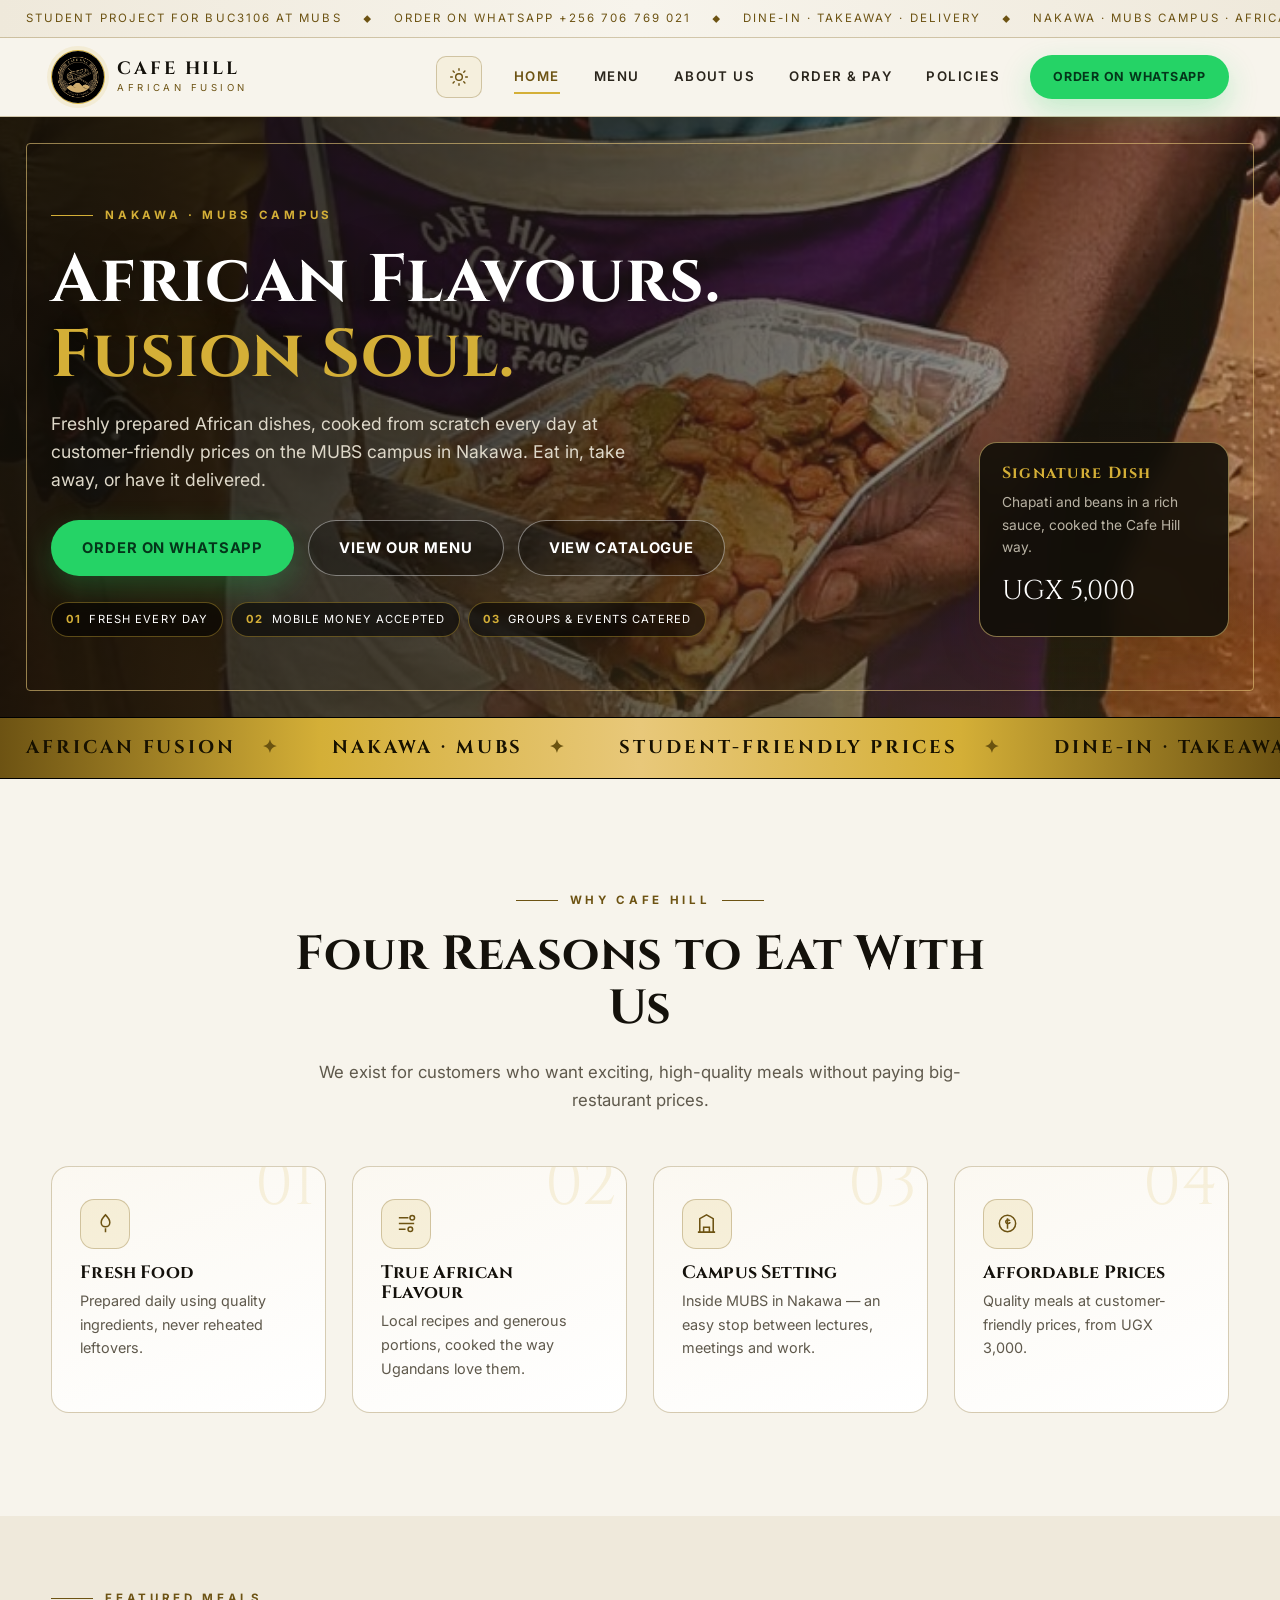
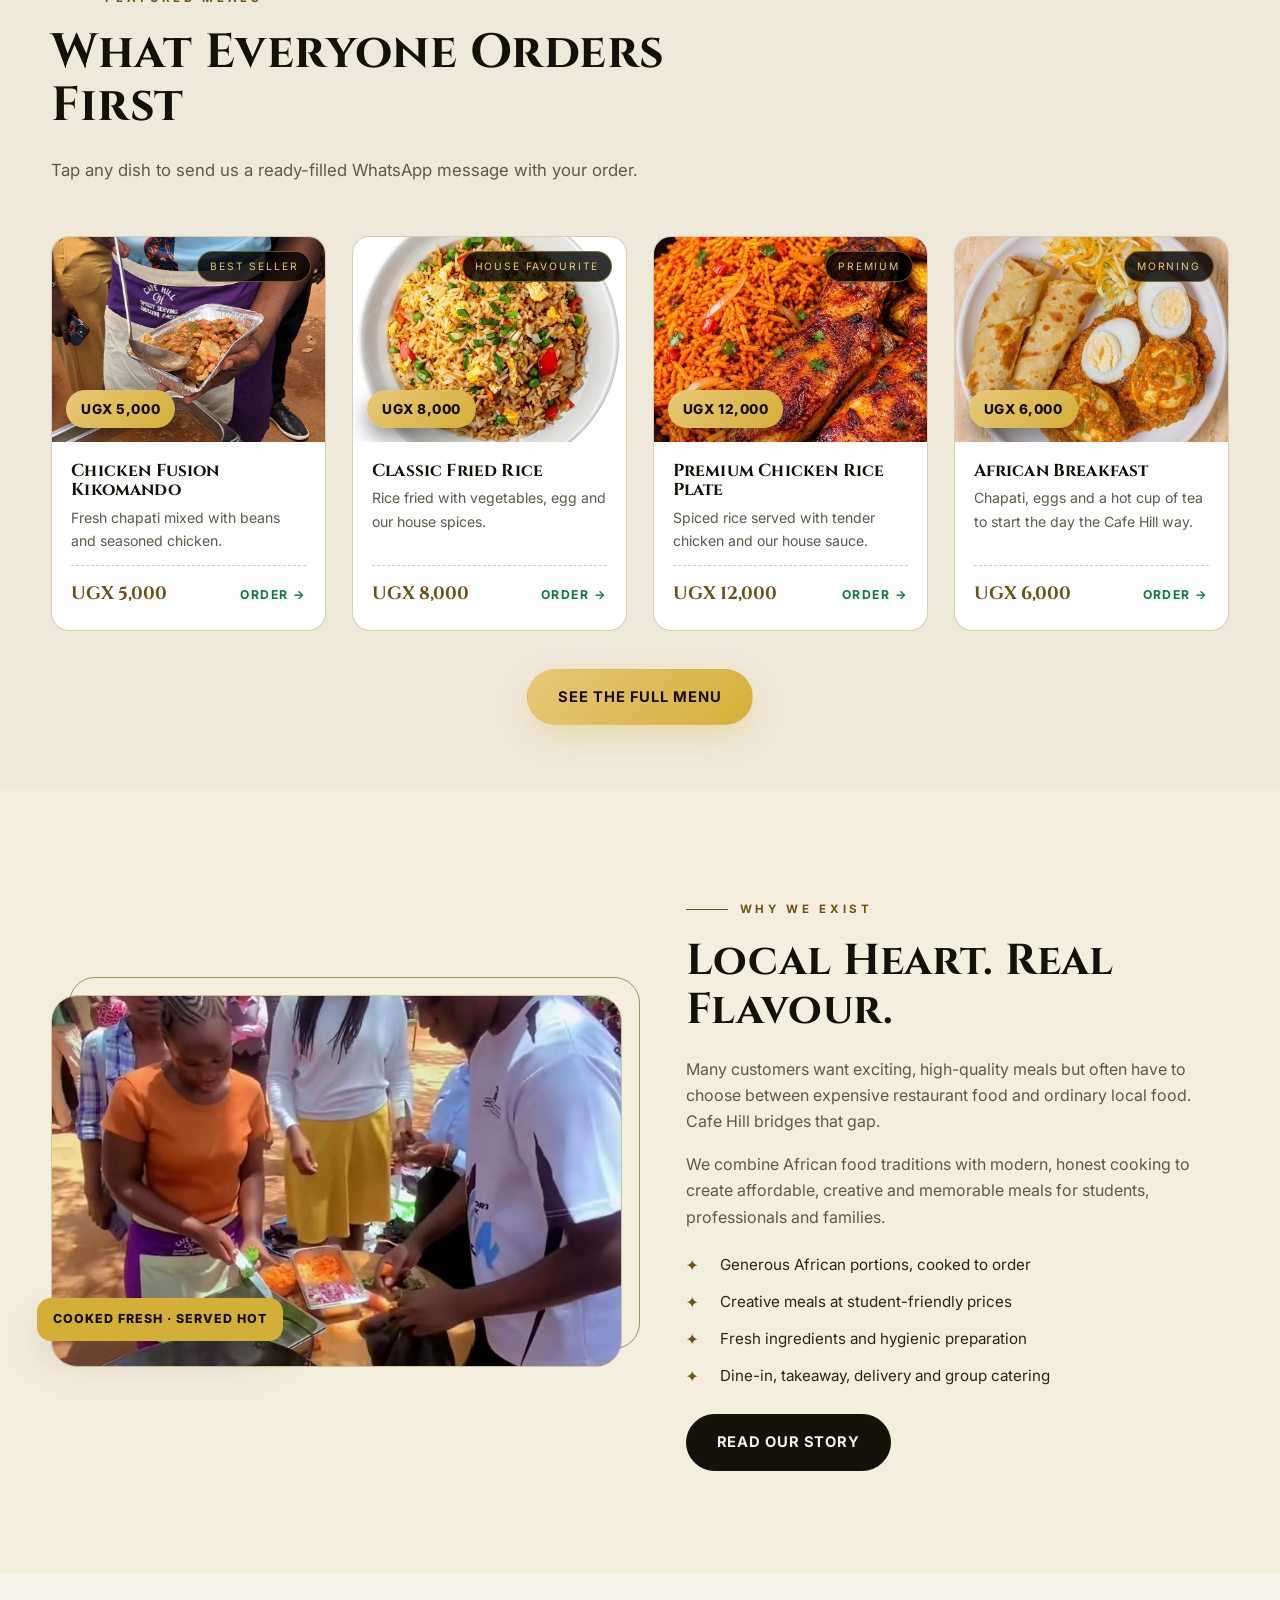
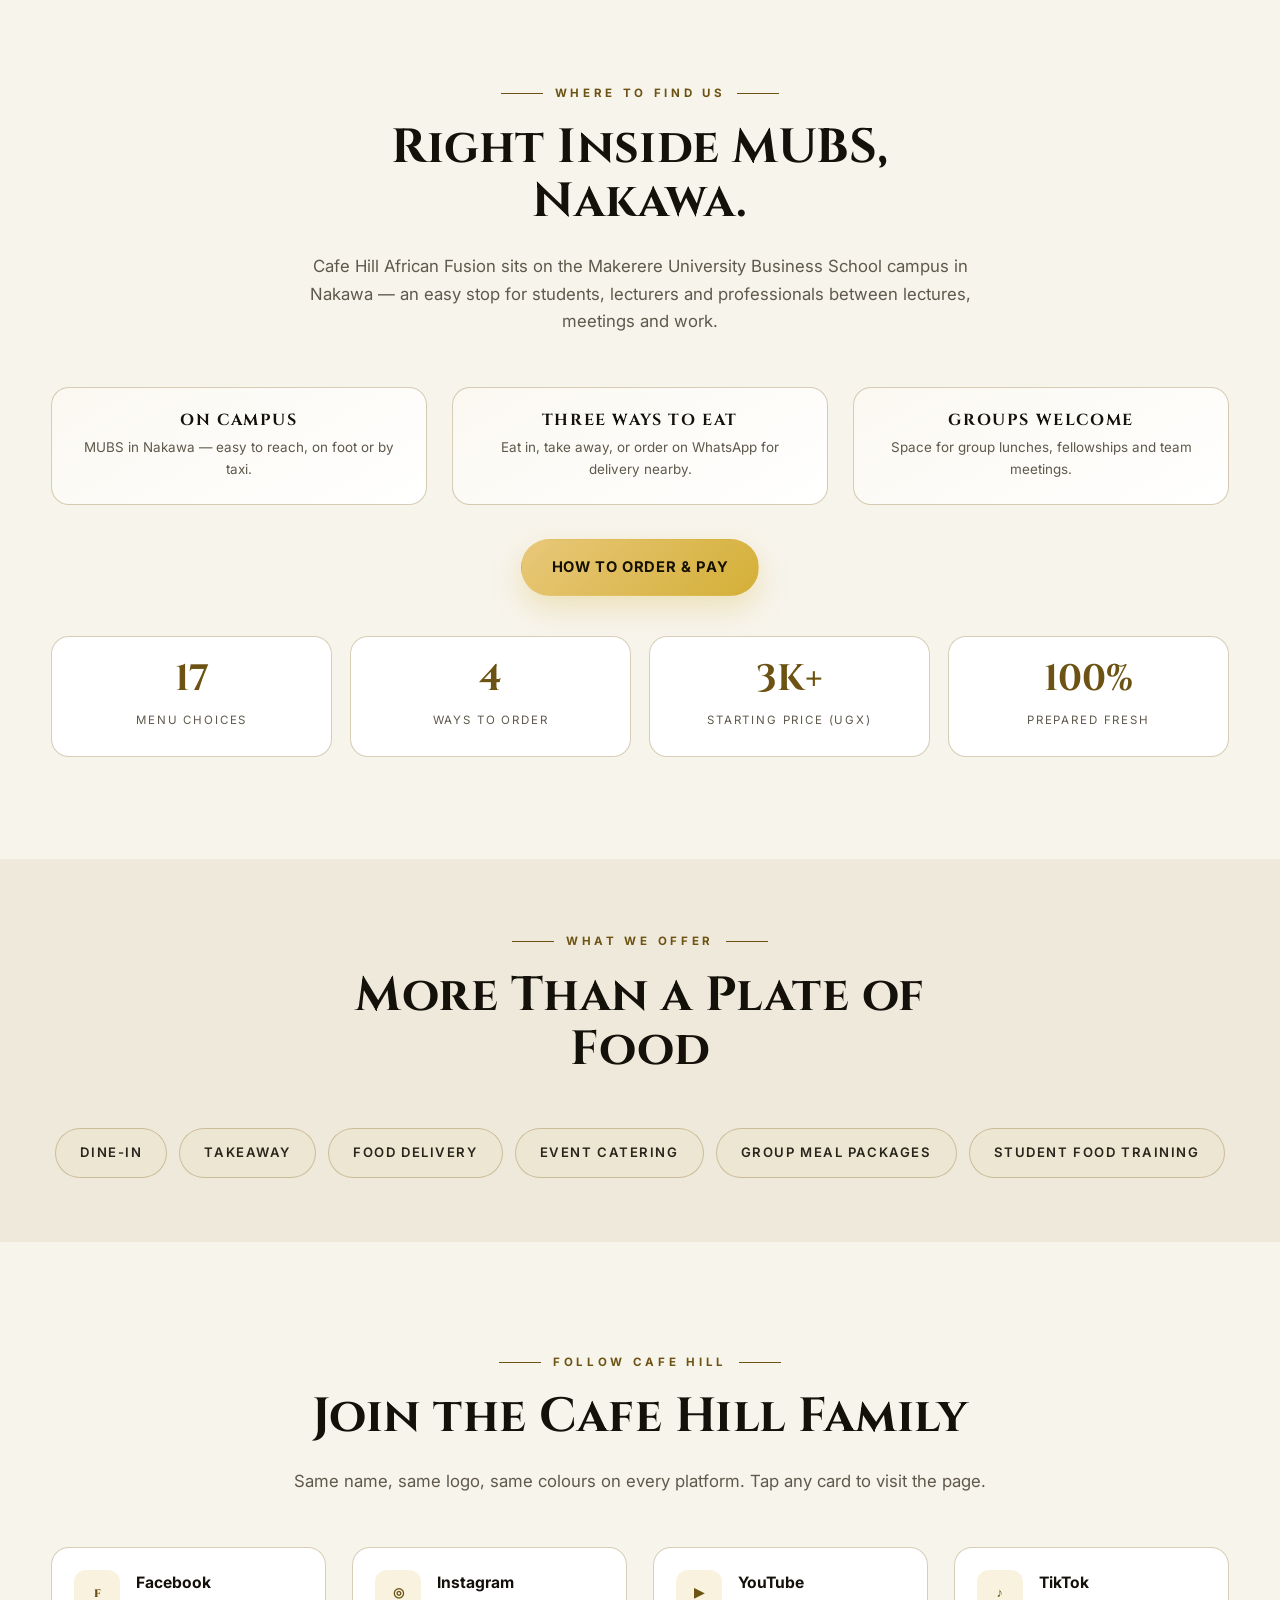
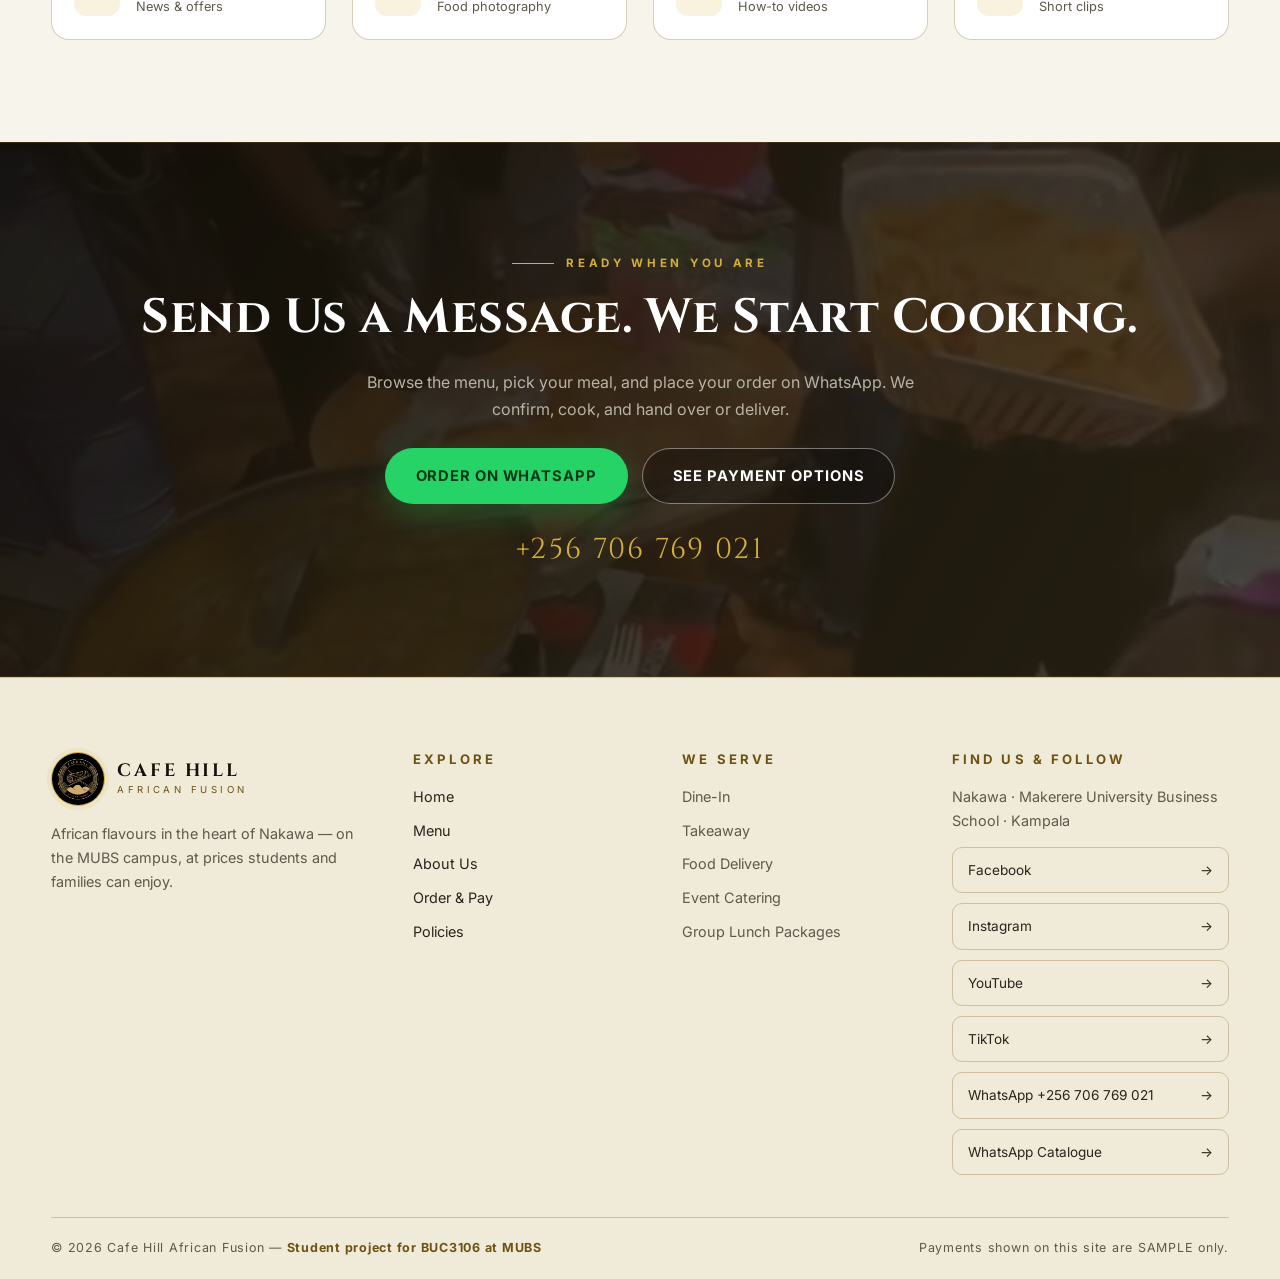
<file: index.html>
<!DOCTYPE html>
<html lang="en">
<head>
<meta charset="UTF-8">
<meta name="viewport" content="width=device-width, initial-scale=1">
<title>Cafe Hill African Fusion | African Flavours in Nakawa · MUBS</title>
<meta name="description" content="Cafe Hill African Fusion serves freshly prepared African meals at friendly prices on the MUBS campus in Nakawa, Kampala. Order on WhatsApp +256 706 769 021.">
<meta name="theme-color" content="#f7f4ec">
<link rel="icon" href="logo.jpeg">
<link rel="preconnect" href="https://fonts.googleapis.com">
<link rel="preconnect" href="https://fonts.gstatic.com" crossorigin>
<link href="https://fonts.googleapis.com/css2?family=Cinzel:wght@600;700;800&family=Inter:wght@400;500;600;700;800&display=swap" rel="stylesheet">
<link rel="stylesheet" href="style.css">
</head>
<body>

<!-- Top announcement bar (every page) -->
<div class="announce">
  <div class="announce__track">
    <span>Student project for BUC3106 at MUBS</span><span>Order on WhatsApp +256 706 769 021</span><span>Dine-in · Takeaway · Delivery</span><span>Nakawa · MUBS Campus · African Fusion</span>
    <span>Student project for BUC3106 at MUBS</span><span>Order on WhatsApp +256 706 769 021</span><span>Dine-in · Takeaway · Delivery</span><span>Nakawa · MUBS Campus · African Fusion</span>
  </div>
</div>

<!-- Header (same on every page) -->
<header class="site-header">
  <div class="container site-header__inner">
    <a class="brand" href="index.html">
      <img class="brand__mark" src="logo.jpeg" alt="Cafe Hill African Fusion logo">
      <span class="brand__text">
        <span class="brand__name">CAFE HILL</span>
        <span class="brand__tag">African Fusion</span>
      </span>
    </a>

    <input type="checkbox" id="nav-toggle" class="nav-toggle" aria-label="Show or hide the navigation menu">
    <input type="checkbox" id="theme-toggle" class="theme-toggle" checked aria-label="Switch between dark and light mode">

    <label class="theme-btn" for="theme-toggle">
      <svg class="icon-moon" viewBox="0 0 24 24" fill="none" stroke="currentColor" stroke-width="1.7" stroke-linecap="round" stroke-linejoin="round" aria-hidden="true"><path d="M21 12.8A9 9 0 1 1 11.2 3a7 7 0 0 0 9.8 9.8Z"/></svg>
      <svg class="icon-sun" viewBox="0 0 24 24" fill="none" stroke="currentColor" stroke-width="1.7" stroke-linecap="round" aria-hidden="true"><circle cx="12" cy="12" r="4"/><path d="M12 2v2M12 20v2M4.9 4.9l1.4 1.4M17.7 17.7l1.4 1.4M2 12h2M20 12h2M4.9 19.1l1.4-1.4M17.7 6.3l1.4-1.4"/></svg>
    </label>

    <label class="burger" for="nav-toggle" aria-hidden="true"><span></span><span></span><span></span></label>

    <nav class="site-nav" aria-label="Main menu">
      <a class="nav-link" href="index.html" aria-current="page">Home</a>
      <a class="nav-link" href="products.html">Menu</a>
      <a class="nav-link" href="about.html">About Us</a>
      <a class="nav-link" href="pay.html">Order &amp; Pay</a>
      <a class="nav-link" href="policies.html">Policies</a>
      <a class="btn btn--wa btn--sm header-cta" href="https://wa.me/256706769021?text=Hello%20Cafe%20Hill%2C%20I%20would%20like%20to%20place%20an%20order." target="_blank" rel="noopener">Order on WhatsApp</a>
    </nav>
  </div>
</header>

<main>

  <!-- ============ HERO ============ -->
  <section class="hero" style="--hero-img:url('images/hero.jpg')">
    <div class="hero__bg" role="img" aria-label="Cafe Hill staff serving kikomando fresh from the chafing trays"></div>
    <div class="container">
      <div class="hero__inner">
        <span class="eyebrow">Nakawa · MUBS Campus</span>
        <h1>African Flavours. <em>Fusion Soul.</em></h1>
        <p class="hero__lead">
          Freshly prepared African dishes, cooked from scratch every day at customer-friendly prices on
          the MUBS campus in Nakawa. Eat in, take away, or have it delivered.
        </p>
        <div class="btn-row">
          <a class="btn btn--wa" href="https://wa.me/256706769021?text=Hello%20Cafe%20Hill%2C%20I%20would%20like%20to%20place%20an%20order." target="_blank" rel="noopener">Order on WhatsApp</a>
          <a class="btn btn--ghost" href="products.html">View Our Menu</a>
          <a class="btn btn--ghost" href="https://wa.me/message/O7PW3ZY5BGCMG1" target="_blank" rel="noopener">View Catalogue</a>
        </div>
        <div class="hero__badges">
          <span class="badge"><b>01</b> Fresh Every Day</span>
          <span class="badge"><b>02</b> Mobile Money Accepted</span>
          <span class="badge"><b>03</b> Groups &amp; Events Catered</span>
        </div>
      </div>
    </div>

    <div class="hero__card">
      <h2>Signature Dish</h2>
      <p>Chapati and beans in a rich sauce, cooked the Cafe Hill way.</p>
      <span class="price">UGX 5,000</span>
    </div>
  </section>

  <!-- ============ GOLD TICKER ============ -->
  <div class="ticker" aria-hidden="true">
    <div class="ticker__track">
      <span>African Fusion</span><span>Nakawa · MUBS</span><span>Student-Friendly Prices</span><span>Dine-In · Takeaway · Delivery</span><span>Group Lunch Packages</span>
      <span>African Fusion</span><span>Nakawa · MUBS</span><span>Student-Friendly Prices</span><span>Dine-In · Takeaway · Delivery</span><span>Group Lunch Packages</span>
    </div>
  </div>

  <!-- ============ WHY CHOOSE US ============ -->
  <section class="section">
    <div class="container">
      <div class="section-head section-head--center">
        <span class="eyebrow">Why Cafe Hill</span>
        <h2>Four Reasons to Eat With Us</h2>
        <p>We exist for customers who want exciting, high-quality meals without paying big-restaurant prices.</p>
      </div>

      <div class="grid grid--4">
        <article class="why-card" data-num="01">
          <div class="why-card__icon" aria-hidden="true">
            <svg width="26" height="26" viewBox="0 0 24 24" fill="none" stroke="currentColor" stroke-width="1.6"><path d="M12 3c3 3 4.5 5.5 4.5 8a4.5 4.5 0 0 1-9 0C7.5 8.5 9 6 12 3Z"/><path d="M12 21v-4"/></svg>
          </div>
          <h3>Fresh Food</h3>
          <p>Prepared daily using quality ingredients, never reheated leftovers.</p>
        </article>

        <article class="why-card" data-num="02">
          <div class="why-card__icon" aria-hidden="true">
            <svg width="26" height="26" viewBox="0 0 24 24" fill="none" stroke="currentColor" stroke-width="1.6"><path d="M4 6h10M4 12h16M4 18h7"/><circle cx="18" cy="6" r="2.4"/><circle cx="16" cy="18" r="2.4"/></svg>
          </div>
          <h3>True African Flavour</h3>
          <p>Local recipes and generous portions, cooked the way Ugandans love them.</p>
        </article>

        <article class="why-card" data-num="03">
          <div class="why-card__icon" aria-hidden="true">
            <svg width="26" height="26" viewBox="0 0 24 24" fill="none" stroke="currentColor" stroke-width="1.6"><path d="M3 21h18"/><path d="M5 21V7l7-4 7 4v14"/><path d="M9 21v-5h6v5"/></svg>
          </div>
          <h3>Campus Setting</h3>
          <p>Inside MUBS in Nakawa — an easy stop between lectures, meetings and work.</p>
        </article>

        <article class="why-card" data-num="04">
          <div class="why-card__icon" aria-hidden="true">
            <svg width="26" height="26" viewBox="0 0 24 24" fill="none" stroke="currentColor" stroke-width="1.6"><circle cx="12" cy="12" r="8.5"/><path d="M14.5 9.2c-.6-.7-1.6-1-2.6-.8-1.2.2-1.9 1.2-1.7 2.2.2 1 1.2 1.6 2.4 1.5 1.2-.1 2-.8 2-1.7"/><path d="M12 6.6v10.8"/></svg>
          </div>
          <h3>Affordable Prices</h3>
          <p>Quality meals at customer-friendly prices, from UGX 3,000.</p>
        </article>
      </div>
    </div>
  </section>

  <!-- ============ FEATURED MEALS ============ -->
  <section class="section section--tight section--alt">
    <div class="container">
      <div class="section-head">
        <span class="eyebrow">Featured Meals</span>
        <h2>What Everyone Orders First</h2>
        <p>Tap any dish to send us a ready-filled WhatsApp message with your order.</p>
      </div>

      <div class="grid grid--4">
        <article class="dish-card">
          <div class="dish-card__media">
            <img src="images/dish-kikomando-chicken.jpg" alt="Chicken fusion kikomando with chapati and beans" width="900" height="675">
            <span class="dish-card__tag">Best Seller</span>
            <span class="dish-card__price">UGX 5,000</span>
          </div>
          <div class="dish-card__body">
            <h3>Chicken Fusion Kikomando</h3>
            <p>Fresh chapati mixed with beans and seasoned chicken.</p>
            <div class="dish-card__meta">
              <span class="price">UGX 5,000</span>
              <a class="mini-link" href="https://wa.me/256706769021?text=I%20would%20like%20to%20order%3A%20Chicken%20Fusion%20Kikomando" target="_blank" rel="noopener">Order →</a>
            </div>
          </div>
        </article>

        <article class="dish-card">
          <div class="dish-card__media">
            <img src="images/dish-fried-rice.jpg" alt="Plate of classic fried rice" width="900" height="675">
            <span class="dish-card__tag">House Favourite</span>
            <span class="dish-card__price">UGX 8,000</span>
          </div>
          <div class="dish-card__body">
            <h3>Classic Fried Rice</h3>
            <p>Rice fried with vegetables, egg and our house spices.</p>
            <div class="dish-card__meta">
              <span class="price">UGX 8,000</span>
              <a class="mini-link" href="https://wa.me/256706769021?text=I%20would%20like%20to%20order%3A%20Classic%20Fried%20Rice" target="_blank" rel="noopener">Order →</a>
            </div>
          </div>
        </article>

        <article class="dish-card">
          <div class="dish-card__media">
            <img src="images/dish-premium-chicken.jpg" alt="Premium chicken served with spiced rice" width="900" height="675">
            <span class="dish-card__tag">Premium</span>
            <span class="dish-card__price">UGX 12,000</span>
          </div>
          <div class="dish-card__body">
            <h3>Premium Chicken Rice Plate</h3>
            <p>Spiced rice served with tender chicken and our house sauce.</p>
            <div class="dish-card__meta">
              <span class="price">UGX 12,000</span>
              <a class="mini-link" href="https://wa.me/256706769021?text=I%20would%20like%20to%20order%3A%20Premium%20Chicken%20Rice%20Plate" target="_blank" rel="noopener">Order →</a>
            </div>
          </div>
        </article>

        <article class="dish-card">
          <div class="dish-card__media">
            <img src="images/dish-breakfast.jpg" alt="African breakfast with chapati, eggs and sausage" width="900" height="675">
            <span class="dish-card__tag">Morning</span>
            <span class="dish-card__price">UGX 6,000</span>
          </div>
          <div class="dish-card__body">
            <h3>African Breakfast</h3>
            <p>Chapati, eggs and a hot cup of tea to start the day the Cafe Hill way.</p>
            <div class="dish-card__meta">
              <span class="price">UGX 6,000</span>
              <a class="mini-link" href="https://wa.me/256706769021?text=I%20would%20like%20to%20order%3A%20African%20Breakfast" target="_blank" rel="noopener">Order →</a>
            </div>
          </div>
        </article>
      </div>

      <div class="btn-row" style="justify-content:center;margin-top:38px">
        <a class="btn btn--gold" href="products.html">See The Full Menu</a>
      </div>
    </div>
  </section>

  <!-- ============ STORY (light panel) ============ -->
  <section class="section section--cream">
    <div class="container">
      <div class="split">
        <div class="split__media">
          <img src="images/african-spread.jpg" alt="Fresh beans stew served hot into a takeaway container" width="1200" height="780">
          <span class="float-tag">Cooked Fresh · Served Hot</span>
        </div>
        <div>
          <span class="eyebrow">Why We Exist</span>
          <h2>Local Heart. Real Flavour.</h2>
          <p>
            Many customers want exciting, high-quality meals but often have to choose between expensive
            restaurant food and ordinary local food. Cafe Hill bridges that gap.
          </p>
          <p>
            We combine African food traditions with modern, honest cooking to create affordable,
            creative and memorable meals for students, professionals and families.
          </p>
          <ul class="check-list">
            <li>Generous African portions, cooked to order</li>
            <li>Creative meals at student-friendly prices</li>
            <li>Fresh ingredients and hygienic preparation</li>
            <li>Dine-in, takeaway, delivery and group catering</li>
          </ul>
          <a class="btn btn--dark" href="about.html">Read Our Story</a>
        </div>
      </div>
    </div>
  </section>

  <!-- ============ LOCATION ============ -->
  <section class="section">
    <div class="container">
      <div class="section-head section-head--center">
        <span class="eyebrow">Where To Find Us</span>
        <h2>Right Inside MUBS, Nakawa.</h2>
        <p>Cafe Hill African Fusion sits on the Makerere University Business School campus in Nakawa — an easy stop for students, lecturers and professionals between lectures, meetings and work.</p>
      </div>

      <div class="grid grid--3">
        <article class="value-pill"><h3>On Campus</h3><p>MUBS in Nakawa — easy to reach, on foot or by taxi.</p></article>
        <article class="value-pill"><h3>Three Ways To Eat</h3><p>Eat in, take away, or order on WhatsApp for delivery nearby.</p></article>
        <article class="value-pill"><h3>Groups Welcome</h3><p>Space for group lunches, fellowships and team meetings.</p></article>
      </div>

      <div class="btn-row" style="justify-content:center;margin-top:34px">
        <a class="btn btn--gold" href="pay.html">How To Order &amp; Pay</a>
      </div>

      <div class="stat-row">
        <div class="stat"><b>17</b><span>Menu Choices</span></div>
        <div class="stat"><b>4</b><span>Ways To Order</span></div>
        <div class="stat"><b>3K+</b><span>Starting Price (UGX)</span></div>
        <div class="stat"><b>100%</b><span>Prepared Fresh</span></div>
      </div>
    </div>
  </section>

  <!-- ============ SERVICES ============ -->
  <section class="section section--tight section--alt">
    <div class="container">
      <div class="section-head section-head--center">
        <span class="eyebrow">What We Offer</span>
        <h2>More Than a Plate of Food</h2>
      </div>
      <div class="chips">
        <span class="chip">Dine-In</span>
        <span class="chip">Takeaway</span>
        <span class="chip">Food Delivery</span>
        <span class="chip">Event Catering</span>
        <span class="chip">Group Meal Packages</span>
        <span class="chip">Student Food Training</span>
      </div>
    </div>
  </section>

  <!-- ============ SOCIAL ============ -->
  <section class="section">
    <div class="container">
      <div class="section-head section-head--center">
        <span class="eyebrow">Follow Cafe Hill</span>
        <h2>Join the Cafe Hill Family</h2>
        <p>Same name, same logo, same colours on every platform. Tap any card to visit the page.</p>
      </div>

      <div class="grid grid--4">
        <a class="social-card" href="https://www.facebook.com/share/1Jii14uaoe/" target="_blank" rel="noopener">
          <span class="social-card__icon">f</span>
          <span><b>Facebook</b><span>News &amp; offers</span></span>
        </a>
        <a class="social-card" href="https://www.instagram.com/cafehillrestaurant?psln=MXM3ZG9xaHpmeWxodA==&amp;utm_source=ig_contact_invite" target="_blank" rel="noopener">
          <span class="social-card__icon">◎</span>
          <span><b>Instagram</b><span>Food photography</span></span>
        </a>
        <a class="social-card" href="https://youtube.com/@cafehillrestaurant?si=T0xl9Yu-QJQraPS2" target="_blank" rel="noopener">
          <span class="social-card__icon">▶</span>
          <span><b>YouTube</b><span>How-to videos</span></span>
        </a>
        <a class="social-card" href="https://www.tiktok.com/@cafehillrestaurant?_r=1&amp;_t=ZS-9B5vGlA1r0e" target="_blank" rel="noopener">
          <span class="social-card__icon">♪</span>
          <span><b>TikTok</b><span>Short clips</span></span>
        </a>
      </div>
    </div>
  </section>

  <!-- ============ CTA BAND ============ -->
  <section class="section cta-band" style="--cta-img:url('images/friends.jpg')">
    <div class="container">
      <span class="eyebrow" style="justify-content:center">Ready When You Are</span>
      <h2>Send Us a Message. We Start Cooking.</h2>
      <p>Browse the menu, pick your meal, and place your order on WhatsApp. We confirm, cook, and hand over or deliver.</p>
      <div class="btn-row">
        <a class="btn btn--wa" href="https://wa.me/256706769021?text=Hello%20Cafe%20Hill%2C%20I%20would%20like%20to%20place%20an%20order." target="_blank" rel="noopener">Order on WhatsApp</a>
        <a class="btn btn--ghost" href="pay.html">See Payment Options</a>
      </div>
      <span class="cta-phone">+256 706 769 021</span>
    </div>
  </section>

</main>

<!-- Footer (same on every page) -->
<footer class="site-footer">
  <div class="container">
    <div class="footer-grid">
      <div class="footer-brand">
        <a class="brand" href="index.html">
          <img class="brand__mark" src="logo.jpeg" alt="Cafe Hill African Fusion logo">
          <span class="brand__text">
            <span class="brand__name">CAFE HILL</span>
            <span class="brand__tag">African Fusion</span>
          </span>
        </a>
        <p>African flavours in the heart of Nakawa — on the MUBS campus, at prices students and families can enjoy.</p>
      </div>

      <div>
        <h2 class="foot-title">Explore</h2>
        <ul class="footer-links">
          <li><a href="index.html">Home</a></li>
          <li><a href="products.html">Menu</a></li>
          <li><a href="about.html">About Us</a></li>
          <li><a href="pay.html">Order &amp; Pay</a></li>
          <li><a href="policies.html">Policies</a></li>
        </ul>
      </div>

      <div>
        <h2 class="foot-title">We Serve</h2>
        <ul class="footer-links">
          <li>Dine-In</li>
          <li>Takeaway</li>
          <li>Food Delivery</li>
          <li>Event Catering</li>
          <li>Group Lunch Packages</li>
        </ul>
      </div>

      <div>
        <h2 class="foot-title">Find Us &amp; Follow</h2>
        <p>Nakawa · Makerere University Business School · Kampala</p>
        <div class="footer-social">
          <a href="https://www.facebook.com/share/1Jii14uaoe/" target="_blank" rel="noopener"><span>Facebook</span><span>→</span></a>
          <a href="https://www.instagram.com/cafehillrestaurant?psln=MXM3ZG9xaHpmeWxodA==&amp;utm_source=ig_contact_invite" target="_blank" rel="noopener"><span>Instagram</span><span>→</span></a>
          <a href="https://youtube.com/@cafehillrestaurant?si=T0xl9Yu-QJQraPS2" target="_blank" rel="noopener"><span>YouTube</span><span>→</span></a>
          <a href="https://www.tiktok.com/@cafehillrestaurant?_r=1&amp;_t=ZS-9B5vGlA1r0e" target="_blank" rel="noopener"><span>TikTok</span><span>→</span></a>
          <a href="https://wa.me/256706769021" target="_blank" rel="noopener"><span>WhatsApp +256 706 769 021</span><span>→</span></a>
          <a href="https://wa.me/message/O7PW3ZY5BGCMG1" target="_blank" rel="noopener"><span>WhatsApp Catalogue</span><span>→</span></a>
        </div>
      </div>
    </div>

    <div class="footer-bottom">
      <span>© <span>2026</span> Cafe Hill African Fusion — <strong>Student project for BUC3106 at MUBS</strong></span>
      <span>Payments shown on this site are SAMPLE only.</span>
    </div>
  </div>
</footer>

</body>
</html>
</file>
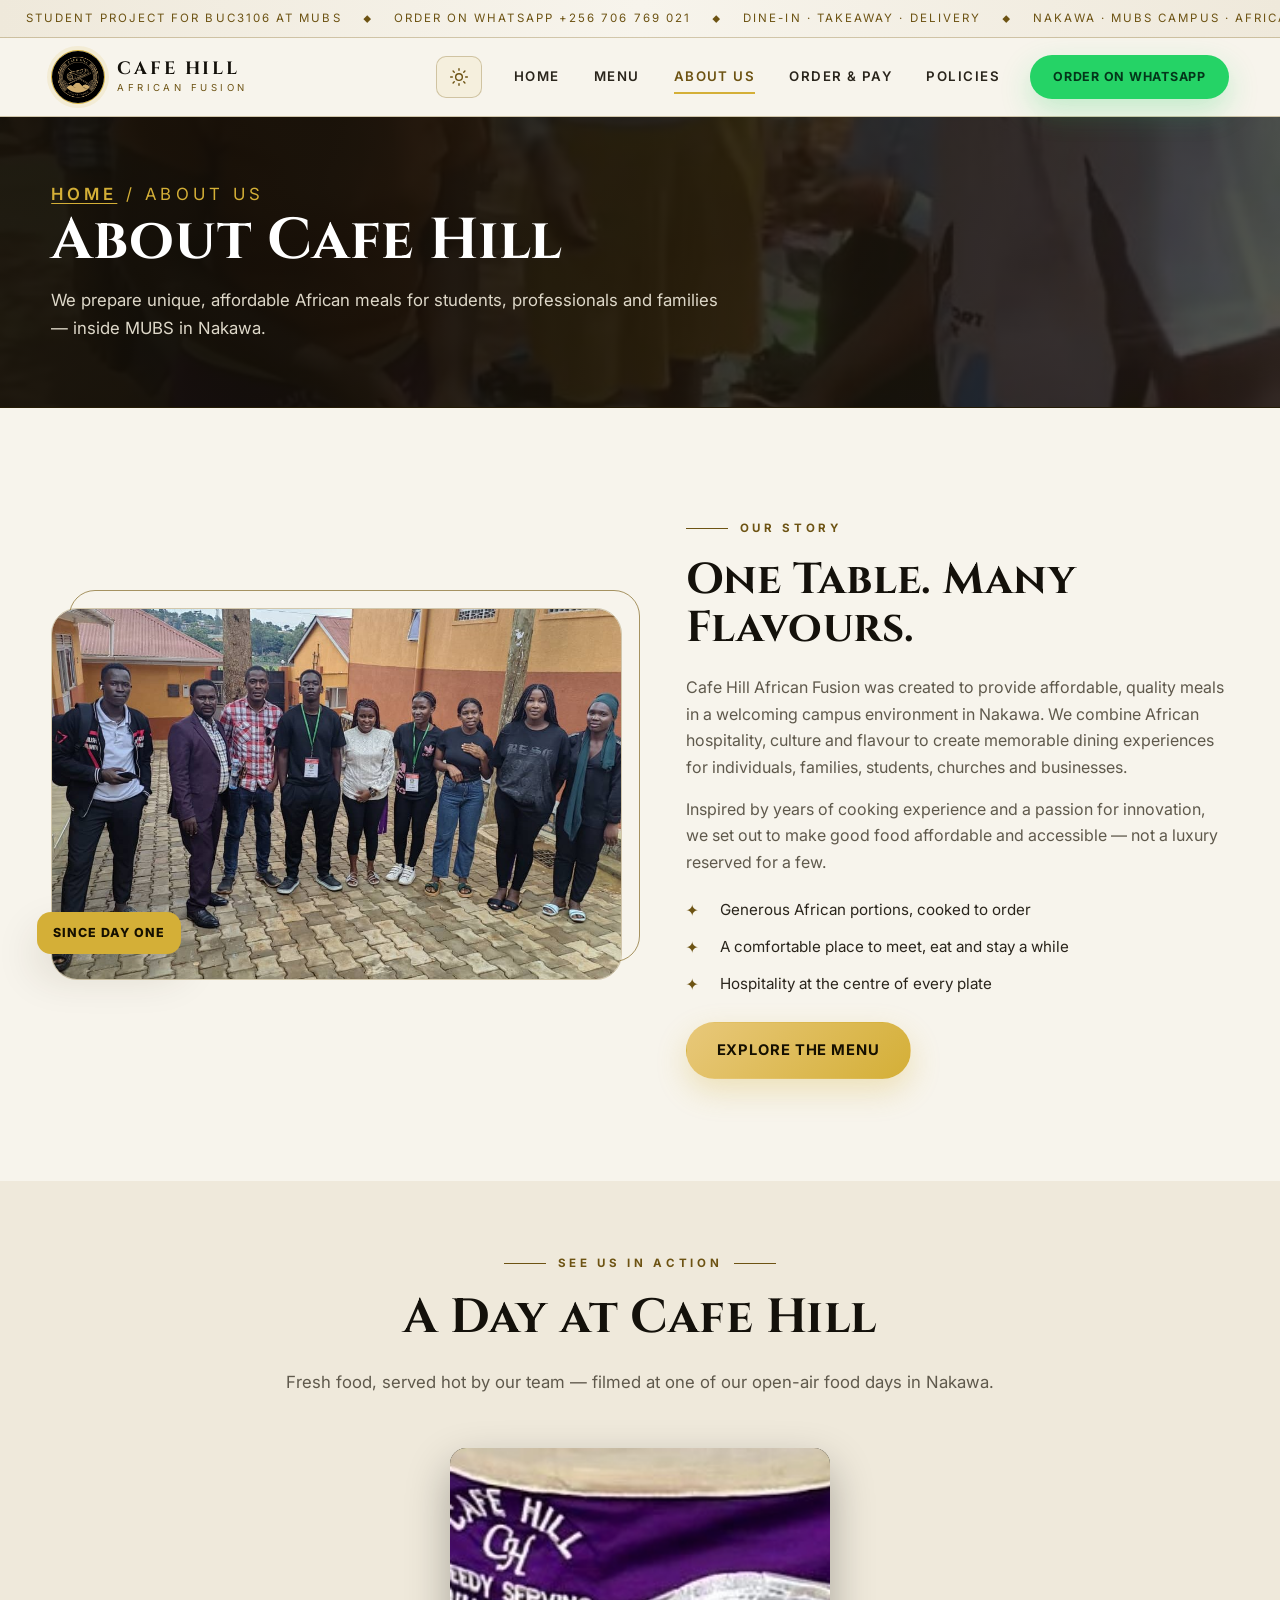
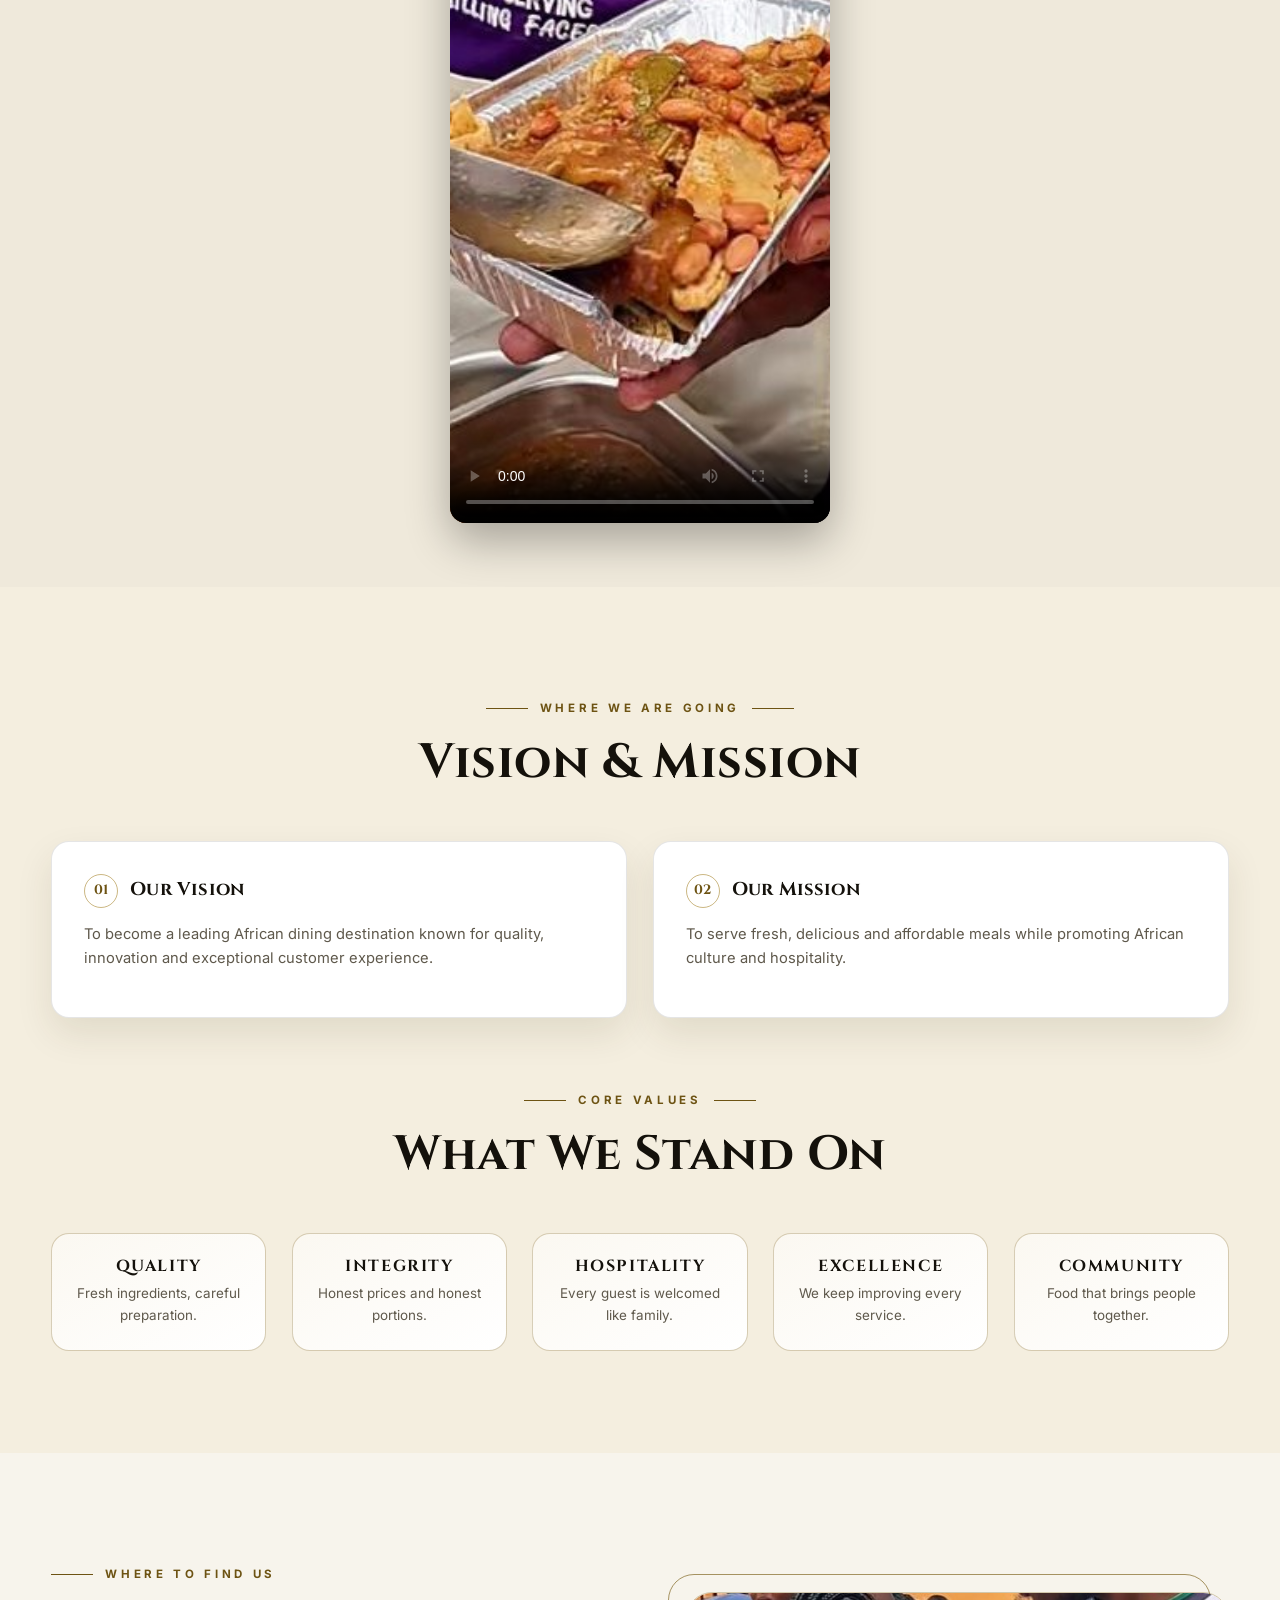
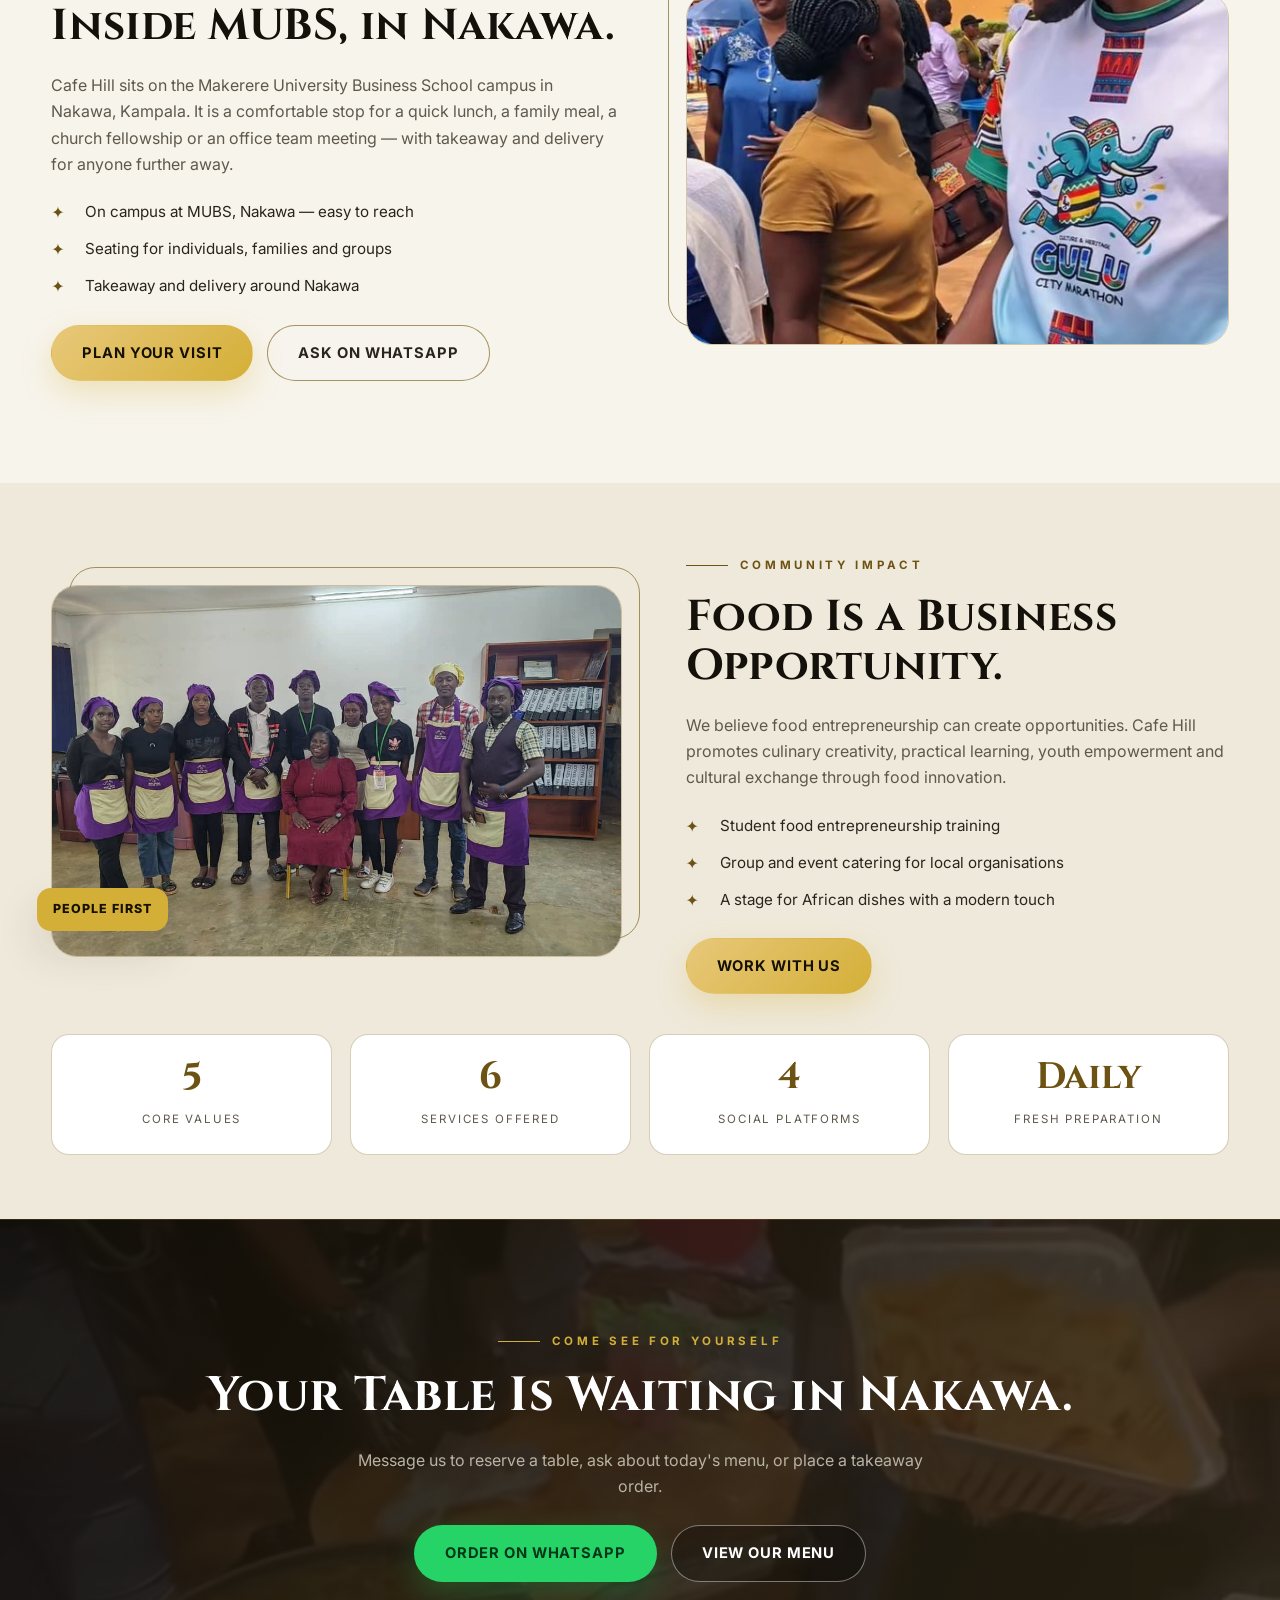
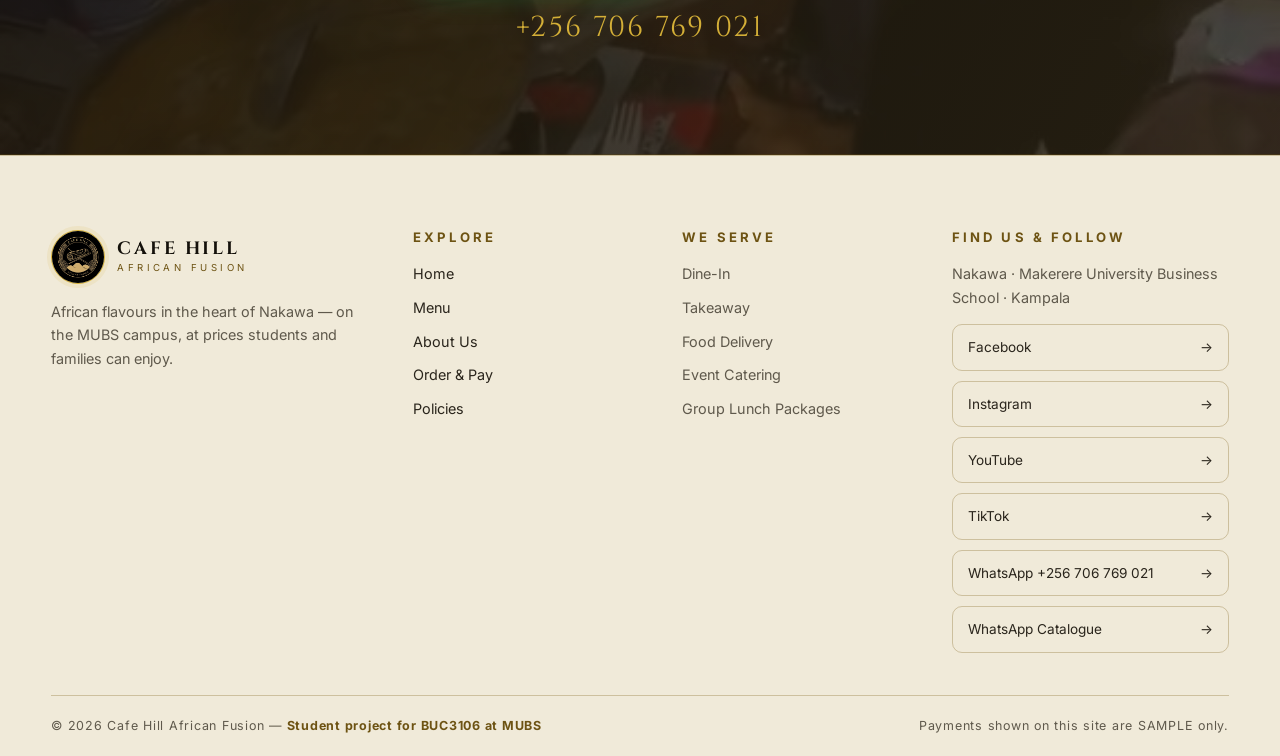
<file: about.html>
<!DOCTYPE html>
<html lang="en">
<head>
<meta charset="UTF-8">
<meta name="viewport" content="width=device-width, initial-scale=1">
<title>About Us | Cafe Hill African Fusion — Our Story, Vision &amp; Values</title>
<meta name="description" content="Cafe Hill African Fusion serves affordable African meals on the MUBS campus in Nakawa, Kampala, combining African hospitality with honest, modern cooking.">
<meta name="theme-color" content="#f7f4ec">
<link rel="icon" href="logo.jpeg">
<link rel="preconnect" href="https://fonts.googleapis.com">
<link rel="preconnect" href="https://fonts.gstatic.com" crossorigin>
<link href="https://fonts.googleapis.com/css2?family=Cinzel:wght@600;700;800&family=Inter:wght@400;500;600;700;800&display=swap" rel="stylesheet">
<link rel="stylesheet" href="style.css">
</head>
<body>

<!-- Top announcement bar -->
<div class="announce">
  <div class="announce__track">
    <span>Student project for BUC3106 at MUBS</span><span>Order on WhatsApp +256 706 769 021</span><span>Dine-in · Takeaway · Delivery</span><span>Nakawa · MUBS Campus · African Fusion</span>
    <span>Student project for BUC3106 at MUBS</span><span>Order on WhatsApp +256 706 769 021</span><span>Dine-in · Takeaway · Delivery</span><span>Nakawa · MUBS Campus · African Fusion</span>
  </div>
</div>

<!-- Header -->
<header class="site-header">
  <div class="container site-header__inner">
    <a class="brand" href="index.html">
      <img class="brand__mark" src="logo.jpeg" alt="Cafe Hill African Fusion logo">
      <span class="brand__text">
        <span class="brand__name">CAFE HILL</span>
        <span class="brand__tag">African Fusion</span>
      </span>
    </a>

    <input type="checkbox" id="nav-toggle" class="nav-toggle" aria-label="Show or hide the navigation menu">
    <input type="checkbox" id="theme-toggle" class="theme-toggle" checked aria-label="Switch between dark and light mode">

    <label class="theme-btn" for="theme-toggle">
      <svg class="icon-moon" viewBox="0 0 24 24" fill="none" stroke="currentColor" stroke-width="1.7" stroke-linecap="round" stroke-linejoin="round" aria-hidden="true"><path d="M21 12.8A9 9 0 1 1 11.2 3a7 7 0 0 0 9.8 9.8Z"/></svg>
      <svg class="icon-sun" viewBox="0 0 24 24" fill="none" stroke="currentColor" stroke-width="1.7" stroke-linecap="round" aria-hidden="true"><circle cx="12" cy="12" r="4"/><path d="M12 2v2M12 20v2M4.9 4.9l1.4 1.4M17.7 17.7l1.4 1.4M2 12h2M20 12h2M4.9 19.1l1.4-1.4M17.7 6.3l1.4-1.4"/></svg>
    </label>

    <label class="burger" for="nav-toggle" aria-hidden="true"><span></span><span></span><span></span></label>

    <nav class="site-nav" aria-label="Main menu">
      <a class="nav-link" href="index.html">Home</a>
      <a class="nav-link" href="products.html">Menu</a>
      <a class="nav-link" href="about.html" aria-current="page">About Us</a>
      <a class="nav-link" href="pay.html">Order &amp; Pay</a>
      <a class="nav-link" href="policies.html">Policies</a>
      <a class="btn btn--wa btn--sm header-cta" href="https://wa.me/256706769021?text=Hello%20Cafe%20Hill%2C%20I%20would%20like%20to%20place%20an%20order." target="_blank" rel="noopener">Order on WhatsApp</a>
    </nav>
  </div>
</header>

<main>

  <!-- ============ PAGE HERO ============ -->
  <section class="page-hero" style="--page-img:url('images/kitchen-story.jpg')">
    <div class="page-hero__bg" role="img" aria-label="Cooking and serving outdoors at a Cafe Hill food day"></div>
    <div class="container">
      <p class="crumbs"><a href="index.html">Home</a> / About Us</p>
      <h1>About Cafe Hill</h1>
      <p>We prepare unique, affordable African meals for students, professionals and families — inside MUBS in Nakawa.</p>
    </div>
  </section>

  <!-- ============ OUR STORY ============ -->
  <section class="section">
    <div class="container">
      <div class="split">
        <div class="split__media">
          <img src="images/community.jpg" alt="The Cafe Hill team gathered together in Nakawa" width="1200" height="780">
          <span class="float-tag">Since Day One</span>
        </div>
        <div>
          <span class="eyebrow">Our Story</span>
          <h2>One Table. Many Flavours.</h2>
          <p>
            Cafe Hill African Fusion was created to provide affordable, quality meals in a welcoming
            campus environment in Nakawa. We combine African hospitality, culture and flavour to create
            memorable dining experiences for individuals, families, students, churches and businesses.
          </p>
          <p>
            Inspired by years of cooking experience and a passion for innovation, we set out to make good
            food affordable and accessible — not a luxury reserved for a few.
          </p>
          <ul class="check-list">
            <li>Generous African portions, cooked to order</li>
            <li>A comfortable place to meet, eat and stay a while</li>
            <li>Hospitality at the centre of every plate</li>
          </ul>
          <a class="btn btn--gold" href="products.html">Explore The Menu</a>
        </div>
      </div>
    </div>
  </section>

  <!-- ============ VIDEO ============ -->
  <section class="section section--tight section--alt">
    <div class="container">
      <div class="section-head section-head--center">
        <span class="eyebrow">See Us In Action</span>
        <h2>A Day at Cafe Hill</h2>
        <p>Fresh food, served hot by our team — filmed at one of our open-air food days in Nakawa.</p>
      </div>
      <div class="video-frame">
        <video controls preload="metadata" poster="images/video-poster.jpg" width="576" height="1024">
          <source src="images/cafehill-serving.mp4" type="video/mp4">
          Your browser cannot play this video — message us on WhatsApp +256 706 769 021 to see today's menu.
        </video>
      </div>
    </div>
  </section>

  <!-- ============ VISION & MISSION ============ -->
  <section class="section section--cream">
    <div class="container">
      <div class="section-head section-head--center">
        <span class="eyebrow">Where We Are Going</span>
        <h2>Vision &amp; Mission</h2>
      </div>

      <div class="grid grid--2">
        <article class="policy-card">
          <h3><span class="num">01</span> Our Vision</h3>
          <p>
            To become a leading African dining destination known for quality, innovation and
            exceptional customer experience.
          </p>
        </article>
        <article class="policy-card">
          <h3><span class="num">02</span> Our Mission</h3>
          <p>
            To serve fresh, delicious and affordable meals while promoting African culture and hospitality.
          </p>
        </article>
      </div>

      <div class="section-head section-head--center" style="margin-top:clamp(40px,5vw,64px)">
        <span class="eyebrow">Core Values</span>
        <h2>What We Stand On</h2>
      </div>

      <div class="grid grid--5">
        <article class="value-pill"><h3>Quality</h3><p>Fresh ingredients, careful preparation.</p></article>
        <article class="value-pill"><h3>Integrity</h3><p>Honest prices and honest portions.</p></article>
        <article class="value-pill"><h3>Hospitality</h3><p>Every guest is welcomed like family.</p></article>
        <article class="value-pill"><h3>Excellence</h3><p>We keep improving every service.</p></article>
        <article class="value-pill"><h3>Community</h3><p>Food that brings people together.</p></article>
      </div>
    </div>
  </section>

  <!-- ============ LOCATION ============ -->
  <section class="section">
    <div class="container">
      <div class="split split--reverse">
        <div class="split__media">
          <img src="images/terrace.jpg" alt="Serving fresh food at an open-air Cafe Hill food day" width="1200" height="780">
        </div>
        <div>
          <span class="eyebrow">Where To Find Us</span>
          <h2>Inside MUBS, in Nakawa.</h2>
          <p>
            Cafe Hill sits on the Makerere University Business School campus in Nakawa, Kampala. It is a
            comfortable stop for a quick lunch, a family meal, a church fellowship or an office team
            meeting — with takeaway and delivery for anyone further away.
          </p>
          <ul class="check-list">
            <li>On campus at MUBS, Nakawa — easy to reach</li>
            <li>Seating for individuals, families and groups</li>
            <li>Takeaway and delivery around Nakawa</li>
          </ul>
          <div class="btn-row">
            <a class="btn btn--gold" href="pay.html">Plan Your Visit</a>
            <a class="btn btn--ghost" href="https://wa.me/256706769021?text=Hello%20Cafe%20Hill%2C%20I%20would%20like%20to%20ask%20about%20your%20location." target="_blank" rel="noopener">Ask On WhatsApp</a>
          </div>
        </div>
      </div>
    </div>
  </section>

  <!-- ============ COMMUNITY IMPACT ============ -->
  <section class="section section--tight section--alt">
    <div class="container">
      <div class="split">
        <div class="split__media">
          <img src="images/catering.jpg" alt="The Cafe Hill team in aprons, ready to serve" width="1200" height="780">
          <span class="float-tag">People First</span>
        </div>
        <div>
          <span class="eyebrow">Community Impact</span>
          <h2>Food Is a Business Opportunity.</h2>
          <p>
            We believe food entrepreneurship can create opportunities. Cafe Hill promotes culinary
            creativity, practical learning, youth empowerment and cultural exchange through food innovation.
          </p>
          <ul class="check-list">
            <li>Student food entrepreneurship training</li>
            <li>Group and event catering for local organisations</li>
            <li>A stage for African dishes with a modern touch</li>
          </ul>
          <a class="btn btn--gold" href="https://wa.me/256706769021?text=Hello%20Cafe%20Hill%2C%20I%20would%20like%20to%20know%20more%20about%20your%20training%20and%20catering." target="_blank" rel="noopener">Work With Us</a>
        </div>
      </div>

      <div class="stat-row">
        <div class="stat"><b>5</b><span>Core Values</span></div>
        <div class="stat"><b>6</b><span>Services Offered</span></div>
        <div class="stat"><b>4</b><span>Social Platforms</span></div>
        <div class="stat"><b>Daily</b><span>Fresh Preparation</span></div>
      </div>
    </div>
  </section>

  <!-- ============ CTA BAND ============ -->
  <section class="section cta-band" style="--cta-img:url('images/friends.jpg')">
    <div class="container">
      <span class="eyebrow" style="justify-content:center">Come See For Yourself</span>
      <h2>Your Table Is Waiting in Nakawa.</h2>
      <p>Message us to reserve a table, ask about today's menu, or place a takeaway order.</p>
      <div class="btn-row">
        <a class="btn btn--wa" href="https://wa.me/256706769021?text=Hello%20Cafe%20Hill%2C%20I%20would%20like%20to%20place%20an%20order." target="_blank" rel="noopener">Order on WhatsApp</a>
        <a class="btn btn--ghost" href="products.html">View Our Menu</a>
      </div>
      <span class="cta-phone">+256 706 769 021</span>
    </div>
  </section>

</main>

<!-- Footer -->
<footer class="site-footer">
  <div class="container">
    <div class="footer-grid">
      <div class="footer-brand">
        <a class="brand" href="index.html">
          <img class="brand__mark" src="logo.jpeg" alt="Cafe Hill African Fusion logo">
          <span class="brand__text">
            <span class="brand__name">CAFE HILL</span>
            <span class="brand__tag">African Fusion</span>
          </span>
        </a>
        <p>African flavours in the heart of Nakawa — on the MUBS campus, at prices students and families can enjoy.</p>
      </div>

      <div>
        <h2 class="foot-title">Explore</h2>
        <ul class="footer-links">
          <li><a href="index.html">Home</a></li>
          <li><a href="products.html">Menu</a></li>
          <li><a href="about.html">About Us</a></li>
          <li><a href="pay.html">Order &amp; Pay</a></li>
          <li><a href="policies.html">Policies</a></li>
        </ul>
      </div>

      <div>
        <h2 class="foot-title">We Serve</h2>
        <ul class="footer-links">
          <li>Dine-In</li>
          <li>Takeaway</li>
          <li>Food Delivery</li>
          <li>Event Catering</li>
          <li>Group Lunch Packages</li>
        </ul>
      </div>

      <div>
        <h2 class="foot-title">Find Us &amp; Follow</h2>
        <p>Nakawa · Makerere University Business School · Kampala</p>
        <div class="footer-social">
          <a href="https://www.facebook.com/share/1Jii14uaoe/" target="_blank" rel="noopener"><span>Facebook</span><span>→</span></a>
          <a href="https://www.instagram.com/cafehillrestaurant?psln=MXM3ZG9xaHpmeWxodA==&amp;utm_source=ig_contact_invite" target="_blank" rel="noopener"><span>Instagram</span><span>→</span></a>
          <a href="https://youtube.com/@cafehillrestaurant?si=T0xl9Yu-QJQraPS2" target="_blank" rel="noopener"><span>YouTube</span><span>→</span></a>
          <a href="https://www.tiktok.com/@cafehillrestaurant?_r=1&amp;_t=ZS-9B5vGlA1r0e" target="_blank" rel="noopener"><span>TikTok</span><span>→</span></a>
          <a href="https://wa.me/256706769021" target="_blank" rel="noopener"><span>WhatsApp +256 706 769 021</span><span>→</span></a>
          <a href="https://wa.me/message/O7PW3ZY5BGCMG1" target="_blank" rel="noopener"><span>WhatsApp Catalogue</span><span>→</span></a>
        </div>
      </div>
    </div>

    <div class="footer-bottom">
      <span>© <span>2026</span> Cafe Hill African Fusion — <strong>Student project for BUC3106 at MUBS</strong></span>
      <span>Payments shown on this site are SAMPLE only.</span>
    </div>
  </div>
</footer>

</body>
</html>
</file>
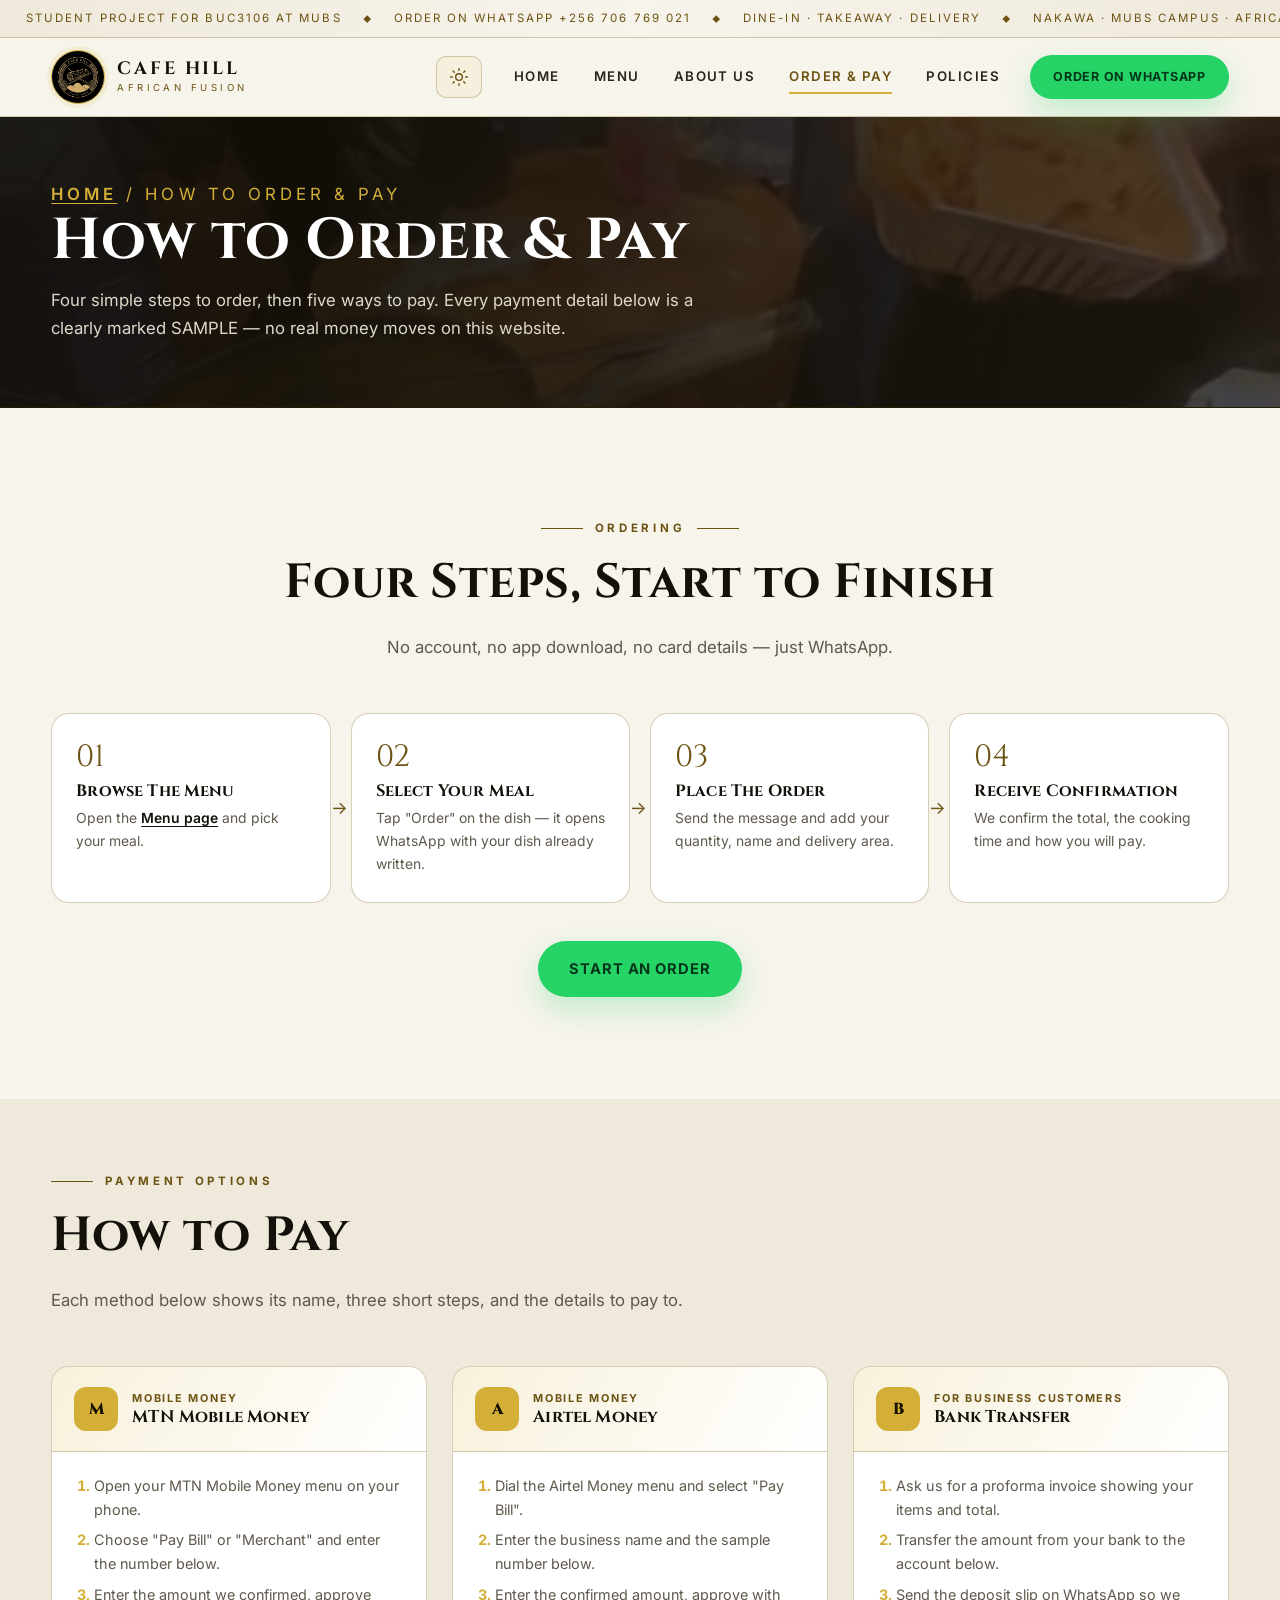
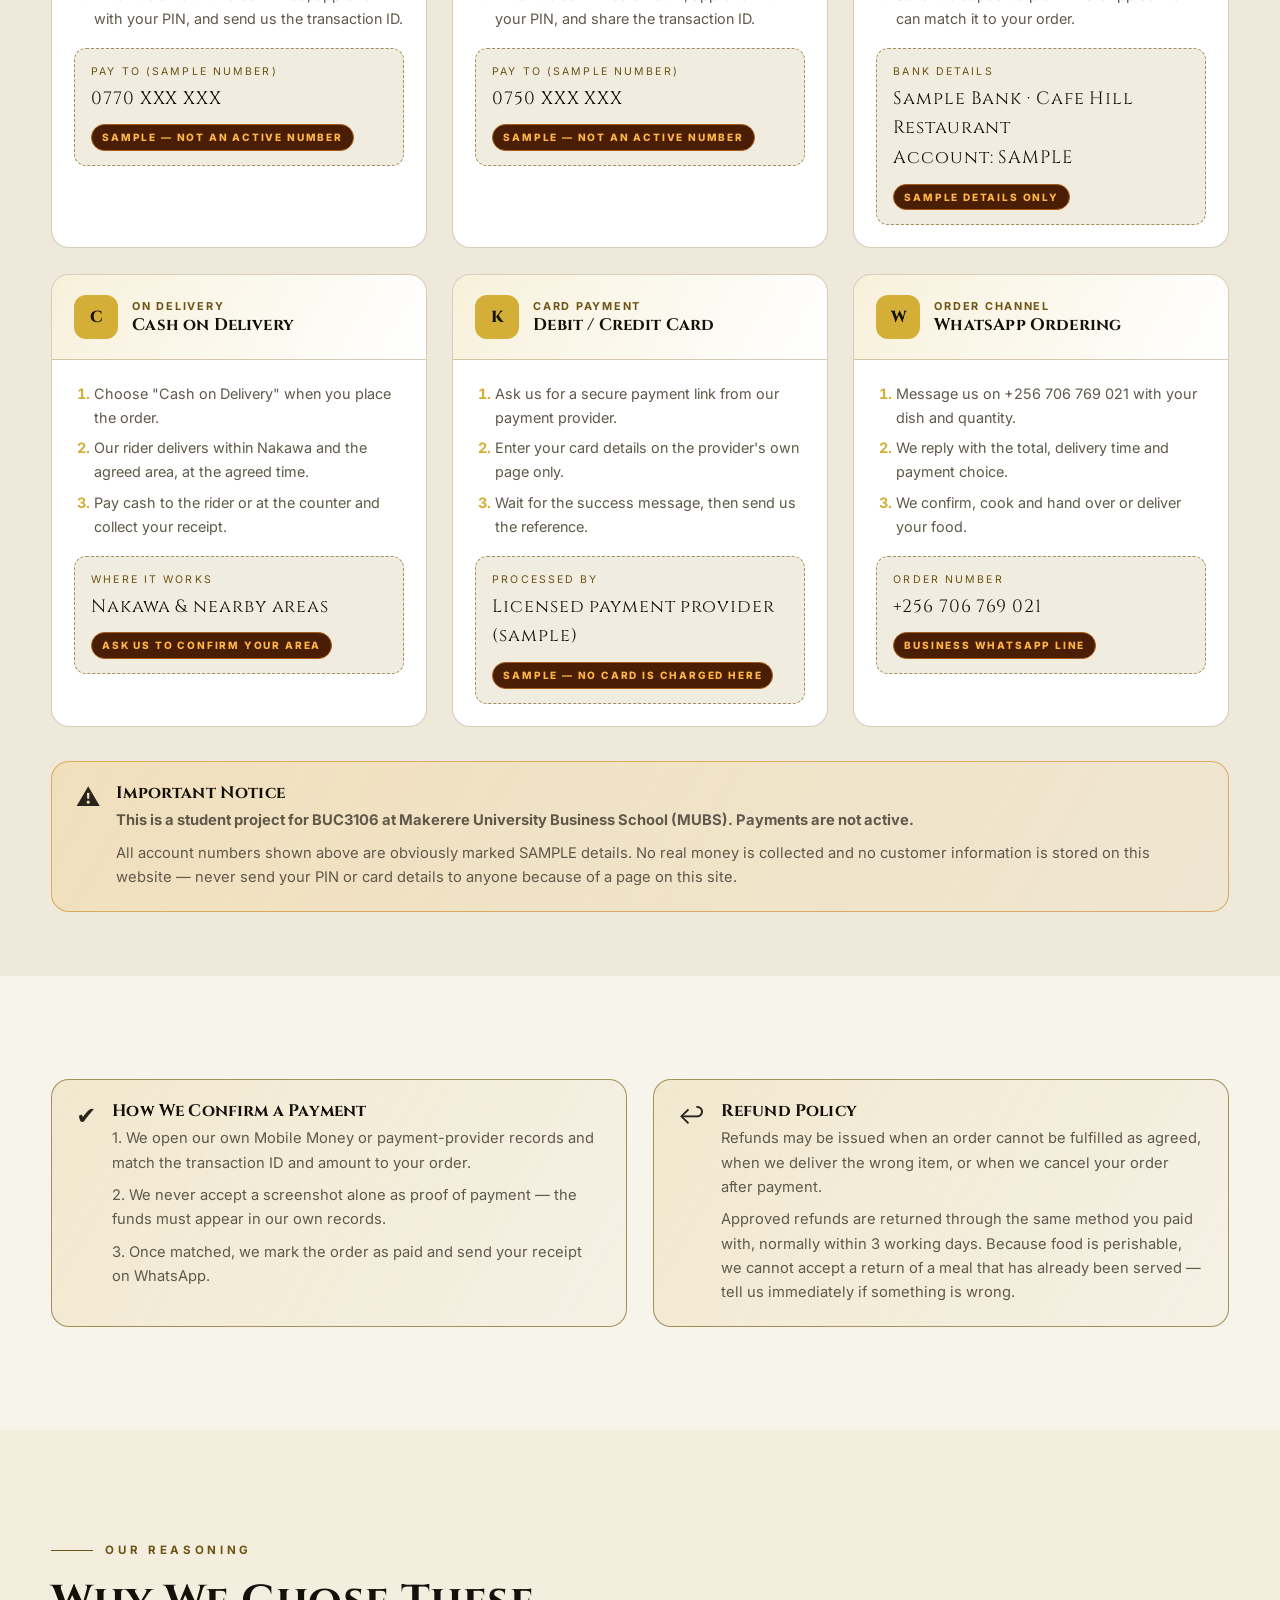
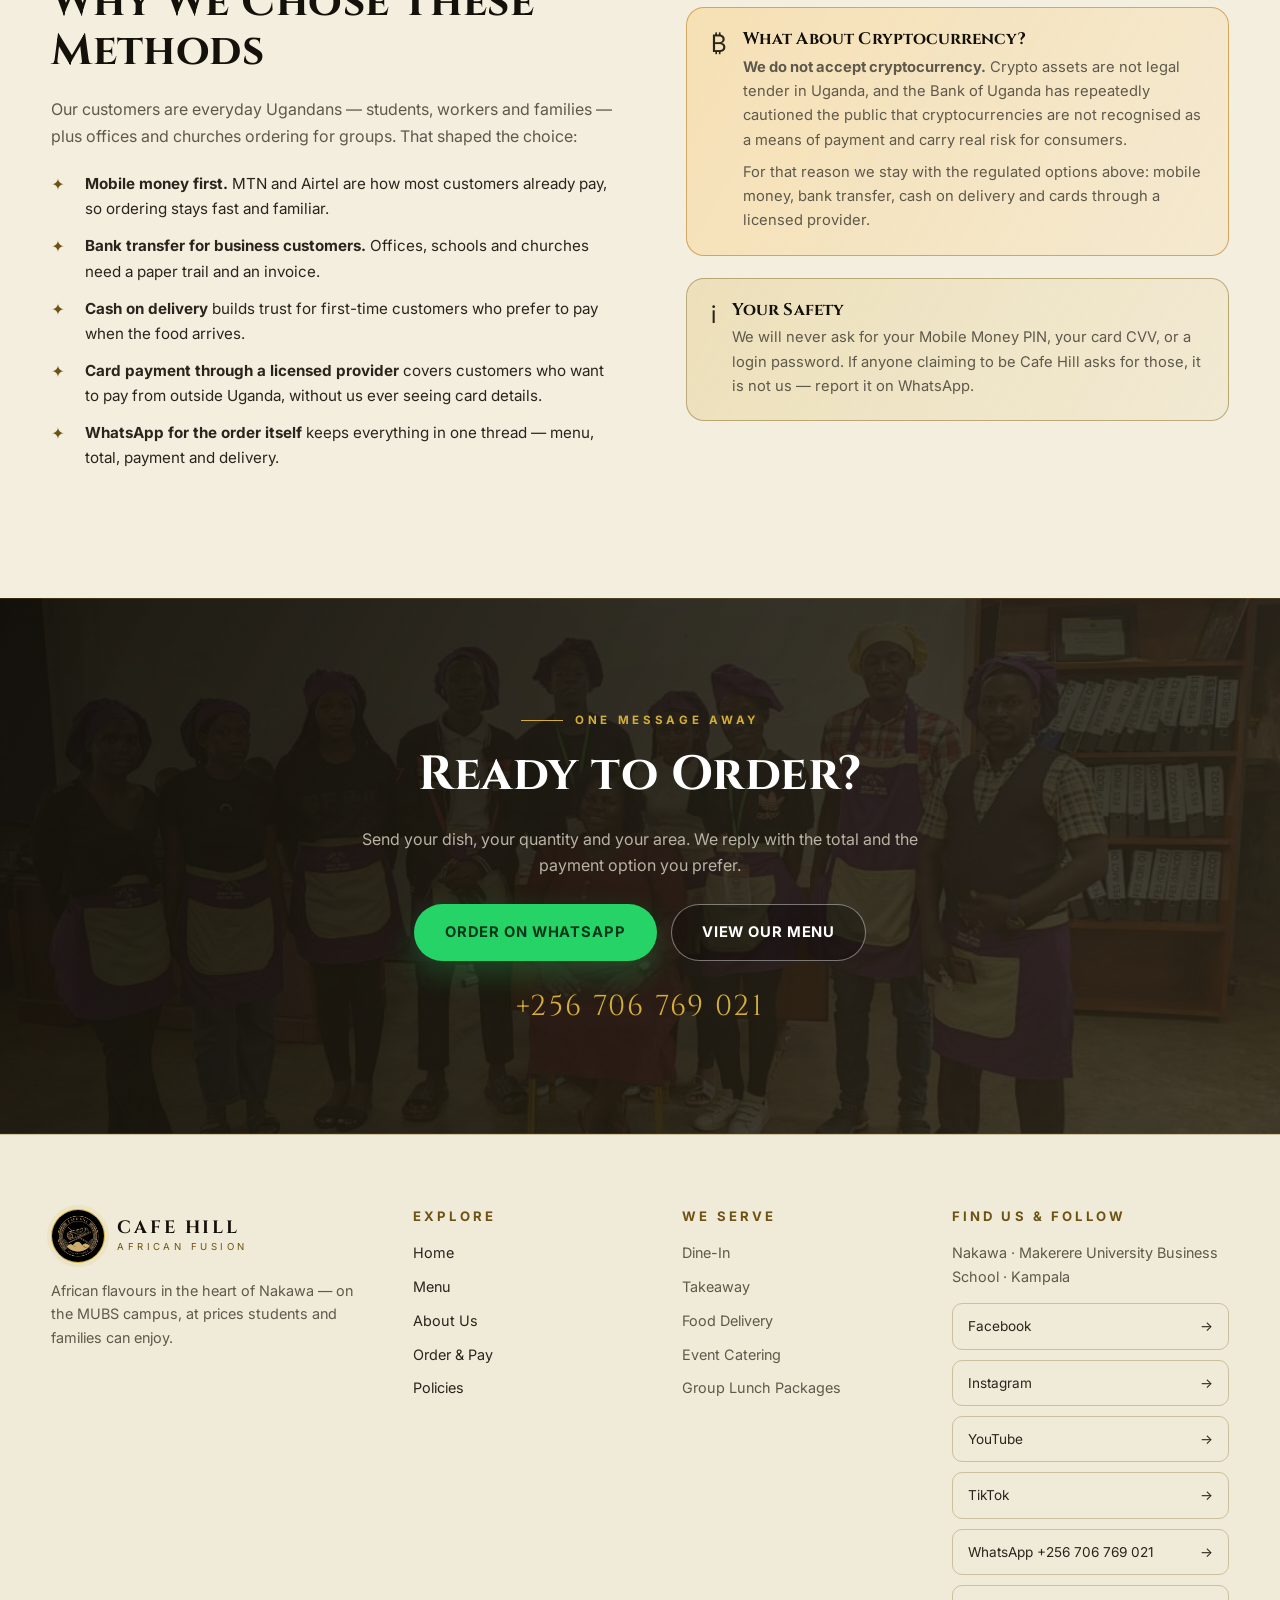
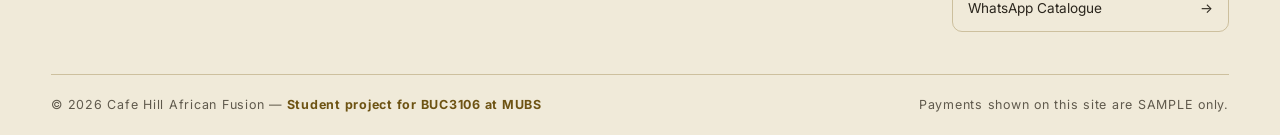
<file: pay.html>
<!DOCTYPE html>
<html lang="en">
<head>
<meta charset="UTF-8">
<meta name="viewport" content="width=device-width, initial-scale=1">
<title>How to Order &amp; Pay | Cafe Hill African Fusion</title>
<meta name="description" content="Order from Cafe Hill African Fusion on WhatsApp and pay by MTN Mobile Money, Airtel Money, bank transfer or cash on delivery. SAMPLE details only — this is a student project.">
<meta name="theme-color" content="#f7f4ec">
<link rel="icon" href="logo.jpeg">
<link rel="preconnect" href="https://fonts.googleapis.com">
<link rel="preconnect" href="https://fonts.gstatic.com" crossorigin>
<link href="https://fonts.googleapis.com/css2?family=Cinzel:wght@600;700;800&family=Inter:wght@400;500;600;700;800&display=swap" rel="stylesheet">
<link rel="stylesheet" href="style.css">
</head>
<body>

<!-- Top announcement bar -->
<div class="announce">
  <div class="announce__track">
    <span>Student project for BUC3106 at MUBS</span><span>Order on WhatsApp +256 706 769 021</span><span>Dine-in · Takeaway · Delivery</span><span>Nakawa · MUBS Campus · African Fusion</span>
    <span>Student project for BUC3106 at MUBS</span><span>Order on WhatsApp +256 706 769 021</span><span>Dine-in · Takeaway · Delivery</span><span>Nakawa · MUBS Campus · African Fusion</span>
  </div>
</div>

<!-- Header -->
<header class="site-header">
  <div class="container site-header__inner">
    <a class="brand" href="index.html">
      <img class="brand__mark" src="logo.jpeg" alt="Cafe Hill African Fusion logo">
      <span class="brand__text">
        <span class="brand__name">CAFE HILL</span>
        <span class="brand__tag">African Fusion</span>
      </span>
    </a>

    <input type="checkbox" id="nav-toggle" class="nav-toggle" aria-label="Show or hide the navigation menu">
    <input type="checkbox" id="theme-toggle" class="theme-toggle" checked aria-label="Switch between dark and light mode">

    <label class="theme-btn" for="theme-toggle">
      <svg class="icon-moon" viewBox="0 0 24 24" fill="none" stroke="currentColor" stroke-width="1.7" stroke-linecap="round" stroke-linejoin="round" aria-hidden="true"><path d="M21 12.8A9 9 0 1 1 11.2 3a7 7 0 0 0 9.8 9.8Z"/></svg>
      <svg class="icon-sun" viewBox="0 0 24 24" fill="none" stroke="currentColor" stroke-width="1.7" stroke-linecap="round" aria-hidden="true"><circle cx="12" cy="12" r="4"/><path d="M12 2v2M12 20v2M4.9 4.9l1.4 1.4M17.7 17.7l1.4 1.4M2 12h2M20 12h2M4.9 19.1l1.4-1.4M17.7 6.3l1.4-1.4"/></svg>
    </label>

    <label class="burger" for="nav-toggle" aria-hidden="true"><span></span><span></span><span></span></label>

    <nav class="site-nav" aria-label="Main menu">
      <a class="nav-link" href="index.html">Home</a>
      <a class="nav-link" href="products.html">Menu</a>
      <a class="nav-link" href="about.html">About Us</a>
      <a class="nav-link" href="pay.html" aria-current="page">Order &amp; Pay</a>
      <a class="nav-link" href="policies.html">Policies</a>
      <a class="btn btn--wa btn--sm header-cta" href="https://wa.me/256706769021?text=Hello%20Cafe%20Hill%2C%20I%20would%20like%20to%20place%20an%20order." target="_blank" rel="noopener">Order on WhatsApp</a>
    </nav>
  </div>
</header>

<main>

  <!-- ============ PAGE HERO ============ -->
  <section class="page-hero" style="--page-img:url('images/friends.jpg')">
    <div class="page-hero__bg" role="img" aria-label="Cooking and serving at a Cafe Hill food day"></div>
    <div class="container">
      <p class="crumbs"><a href="index.html">Home</a> / How to Order &amp; Pay</p>
      <h1>How to Order &amp; Pay</h1>
      <p>Four simple steps to order, then five ways to pay. Every payment detail below is a clearly marked SAMPLE — no real money moves on this website.</p>
    </div>
  </section>

  <!-- ============ HOW TO ORDER ============ -->
  <section class="section">
    <div class="container">
      <div class="section-head section-head--center">
        <span class="eyebrow">Ordering</span>
        <h2>Four Steps, Start to Finish</h2>
        <p>No account, no app download, no card details — just WhatsApp.</p>
      </div>

      <div class="steps">
        <article class="step">
          <h3>Browse The Menu</h3>
          <p>Open the <a href="products.html">Menu page</a> and pick your meal.</p>
        </article>
        <article class="step">
          <h3>Select Your Meal</h3>
          <p>Tap "Order" on the dish — it opens WhatsApp with your dish already written.</p>
        </article>
        <article class="step">
          <h3>Place The Order</h3>
          <p>Send the message and add your quantity, name and delivery area.</p>
        </article>
        <article class="step">
          <h3>Receive Confirmation</h3>
          <p>We confirm the total, the cooking time and how you will pay.</p>
        </article>
      </div>

      <div class="btn-row" style="justify-content:center;margin-top:38px">
        <a class="btn btn--wa" href="https://wa.me/256706769021?text=Hello%20Cafe%20Hill%2C%20I%20would%20like%20to%20place%20an%20order." target="_blank" rel="noopener">Start An Order</a>
      </div>
    </div>
  </section>

  <!-- ============ PAYMENT METHODS ============ -->
  <section class="section section--tight section--alt" id="payment-methods">
    <div class="container">
      <div class="section-head">
        <span class="eyebrow">Payment Options</span>
        <h2>How to Pay</h2>
        <p>Each method below shows its name, three short steps, and the details to pay to.</p>
      </div>

      <div class="grid grid--3">

        <!-- MTN -->
        <article class="pay-card">
          <div class="pay-card__head">
            <span class="ico">M</span>
            <div><small>Mobile Money</small><h3>MTN Mobile Money</h3></div>
          </div>
          <div class="pay-card__body">
            <ol>
              <li>Open your MTN Mobile Money menu on your phone.</li>
              <li>Choose "Pay Bill" or "Merchant" and enter the number below.</li>
              <li>Enter the amount we confirmed, approve with your PIN, and send us the transaction ID.</li>
            </ol>
            <div class="pay-detail">
              <span class="label">Pay to (sample number)</span>
              <span class="value">0770 XXX XXX</span>
              <span class="sample-flag">Sample — not an active number</span>
            </div>
          </div>
        </article>

        <!-- Airtel -->
        <article class="pay-card">
          <div class="pay-card__head">
            <span class="ico">A</span>
            <div><small>Mobile Money</small><h3>Airtel Money</h3></div>
          </div>
          <div class="pay-card__body">
            <ol>
              <li>Dial the Airtel Money menu and select "Pay Bill".</li>
              <li>Enter the business name and the sample number below.</li>
              <li>Enter the confirmed amount, approve with your PIN, and share the transaction ID.</li>
            </ol>
            <div class="pay-detail">
              <span class="label">Pay to (sample number)</span>
              <span class="value">0750 XXX XXX</span>
              <span class="sample-flag">Sample — not an active number</span>
            </div>
          </div>
        </article>

        <!-- Bank -->
        <article class="pay-card">
          <div class="pay-card__head">
            <span class="ico">B</span>
            <div><small>For business customers</small><h3>Bank Transfer</h3></div>
          </div>
          <div class="pay-card__body">
            <ol>
              <li>Ask us for a proforma invoice showing your items and total.</li>
              <li>Transfer the amount from your bank to the account below.</li>
              <li>Send the deposit slip on WhatsApp so we can match it to your order.</li>
            </ol>
            <div class="pay-detail">
              <span class="label">Bank details</span>
              <span class="value">Sample Bank · Cafe Hill Restaurant<br>Account: SAMPLE</span>
              <span class="sample-flag">Sample details only</span>
            </div>
          </div>
        </article>

        <!-- Cash -->
        <article class="pay-card">
          <div class="pay-card__head">
            <span class="ico">C</span>
            <div><small>On delivery</small><h3>Cash on Delivery</h3></div>
          </div>
          <div class="pay-card__body">
            <ol>
              <li>Choose "Cash on Delivery" when you place the order.</li>
              <li>Our rider delivers within Nakawa and the agreed area, at the agreed time.</li>
              <li>Pay cash to the rider or at the counter and collect your receipt.</li>
            </ol>
            <div class="pay-detail">
              <span class="label">Where it works</span>
              <span class="value">Nakawa &amp; nearby areas</span>
              <span class="sample-flag">Ask us to confirm your area</span>
            </div>
          </div>
        </article>

        <!-- Card -->
        <article class="pay-card">
          <div class="pay-card__head">
            <span class="ico">K</span>
            <div><small>Card payment</small><h3>Debit / Credit Card</h3></div>
          </div>
          <div class="pay-card__body">
            <ol>
              <li>Ask us for a secure payment link from our payment provider.</li>
              <li>Enter your card details on the provider's own page only.</li>
              <li>Wait for the success message, then send us the reference.</li>
            </ol>
            <div class="pay-detail">
              <span class="label">Processed by</span>
              <span class="value">Licensed payment provider (sample)</span>
              <span class="sample-flag">Sample — no card is charged here</span>
            </div>
          </div>
        </article>

        <!-- WhatsApp -->
        <article class="pay-card">
          <div class="pay-card__head">
            <span class="ico">W</span>
            <div><small>Order channel</small><h3>WhatsApp Ordering</h3></div>
          </div>
          <div class="pay-card__body">
            <ol>
              <li>Message us on +256 706 769 021 with your dish and quantity.</li>
              <li>We reply with the total, delivery time and payment choice.</li>
              <li>We confirm, cook and hand over or deliver your food.</li>
            </ol>
            <div class="pay-detail">
              <span class="label">Order number</span>
              <span class="value">+256 706 769 021</span>
              <span class="sample-flag">Business WhatsApp line</span>
            </div>
          </div>
        </article>

      </div>

      <div class="alert alert--warn" style="margin-top:34px">
        <span class="alert__icon" aria-hidden="true">⚠</span>
        <div>
          <h3>Important Notice</h3>
          <p><strong>This is a student project for BUC3106 at Makerere University Business School (MUBS). Payments are not active.</strong></p>
          <p>All account numbers shown above are obviously marked SAMPLE details. No real money is collected and no customer information is stored on this website — never send your PIN or card details to anyone because of a page on this site.</p>
        </div>
      </div>
    </div>
  </section>

  <!-- ============ VERIFICATION & REFUNDS ============ -->
  <section class="section">
    <div class="container">
      <div class="grid grid--2">
        <div class="alert alert--gold">
          <span class="alert__icon" aria-hidden="true">✔</span>
          <div>
            <h3>How We Confirm a Payment</h3>
            <p>1. We open our own Mobile Money or payment-provider records and match the transaction ID and amount to your order.</p>
            <p>2. We never accept a screenshot alone as proof of payment — the funds must appear in our own records.</p>
            <p>3. Once matched, we mark the order as paid and send your receipt on WhatsApp.</p>
          </div>
        </div>

        <div class="alert alert--gold">
          <span class="alert__icon" aria-hidden="true">↩</span>
          <div>
            <h3>Refund Policy</h3>
            <p>Refunds may be issued when an order cannot be fulfilled as agreed, when we deliver the wrong item, or when we cancel your order after payment.</p>
            <p>Approved refunds are returned through the same method you paid with, normally within 3 working days. Because food is perishable, we cannot accept a return of a meal that has already been served — tell us immediately if something is wrong.</p>
          </div>
        </div>
      </div>
    </div>
  </section>

  <!-- ============ WHY THESE METHODS (light) ============ -->
  <section class="section section--cream" id="why-these-methods">
    <div class="container">
      <div class="split">
        <div>
          <span class="eyebrow">Our Reasoning</span>
          <h2>Why We Chose These Methods</h2>
          <p>
            Our customers are everyday Ugandans — students, workers and families — plus offices and
            churches ordering for groups. That shaped the choice:
          </p>
          <ul class="check-list">
            <li><strong>Mobile money first.</strong> MTN and Airtel are how most customers already pay, so ordering stays fast and familiar.</li>
            <li><strong>Bank transfer for business customers.</strong> Offices, schools and churches need a paper trail and an invoice.</li>
            <li><strong>Cash on delivery</strong> builds trust for first-time customers who prefer to pay when the food arrives.</li>
            <li><strong>Card payment through a licensed provider</strong> covers customers who want to pay from outside Uganda, without us ever seeing card details.</li>
            <li><strong>WhatsApp for the order itself</strong> keeps everything in one thread — menu, total, payment and delivery.</li>
          </ul>
        </div>
        <div>
          <div class="alert alert--warn" style="margin-bottom:22px">
            <span class="alert__icon" aria-hidden="true">₿</span>
            <div>
              <h3>What About Cryptocurrency?</h3>
              <p><strong>We do not accept cryptocurrency.</strong> Crypto assets are not legal tender in Uganda, and the Bank of Uganda has repeatedly cautioned the public that cryptocurrencies are not recognised as a means of payment and carry real risk for consumers.</p>
              <p>For that reason we stay with the regulated options above: mobile money, bank transfer, cash on delivery and cards through a licensed provider.</p>
            </div>
          </div>
          <div class="alert alert--gold">
            <span class="alert__icon" aria-hidden="true">i</span>
            <div>
              <h3>Your Safety</h3>
              <p>We will never ask for your Mobile Money PIN, your card CVV, or a login password. If anyone claiming to be Cafe Hill asks for those, it is not us — report it on WhatsApp.</p>
            </div>
          </div>
        </div>
      </div>
    </div>
  </section>

  <!-- ============ CTA BAND ============ -->
  <section class="section cta-band" style="--cta-img:url('images/catering.jpg')">
    <div class="container">
      <span class="eyebrow" style="justify-content:center">One Message Away</span>
      <h2>Ready to Order?</h2>
      <p>Send your dish, your quantity and your area. We reply with the total and the payment option you prefer.</p>
      <div class="btn-row">
        <a class="btn btn--wa" href="https://wa.me/256706769021?text=Hello%20Cafe%20Hill%2C%20I%20would%20like%20to%20place%20an%20order." target="_blank" rel="noopener">Order on WhatsApp</a>
        <a class="btn btn--ghost" href="products.html">View Our Menu</a>
      </div>
      <span class="cta-phone">+256 706 769 021</span>
    </div>
  </section>

</main>

<!-- Footer -->
<footer class="site-footer">
  <div class="container">
    <div class="footer-grid">
      <div class="footer-brand">
        <a class="brand" href="index.html">
          <img class="brand__mark" src="logo.jpeg" alt="Cafe Hill African Fusion logo">
          <span class="brand__text">
            <span class="brand__name">CAFE HILL</span>
            <span class="brand__tag">African Fusion</span>
          </span>
        </a>
        <p>African flavours in the heart of Nakawa — on the MUBS campus, at prices students and families can enjoy.</p>
      </div>

      <div>
        <h2 class="foot-title">Explore</h2>
        <ul class="footer-links">
          <li><a href="index.html">Home</a></li>
          <li><a href="products.html">Menu</a></li>
          <li><a href="about.html">About Us</a></li>
          <li><a href="pay.html">Order &amp; Pay</a></li>
          <li><a href="policies.html">Policies</a></li>
        </ul>
      </div>

      <div>
        <h2 class="foot-title">We Serve</h2>
        <ul class="footer-links">
          <li>Dine-In</li>
          <li>Takeaway</li>
          <li>Food Delivery</li>
          <li>Event Catering</li>
          <li>Group Lunch Packages</li>
        </ul>
      </div>

      <div>
        <h2 class="foot-title">Find Us &amp; Follow</h2>
        <p>Nakawa · Makerere University Business School · Kampala</p>
        <div class="footer-social">
          <a href="https://www.facebook.com/share/1Jii14uaoe/" target="_blank" rel="noopener"><span>Facebook</span><span>→</span></a>
          <a href="https://www.instagram.com/cafehillrestaurant?psln=MXM3ZG9xaHpmeWxodA==&amp;utm_source=ig_contact_invite" target="_blank" rel="noopener"><span>Instagram</span><span>→</span></a>
          <a href="https://youtube.com/@cafehillrestaurant?si=T0xl9Yu-QJQraPS2" target="_blank" rel="noopener"><span>YouTube</span><span>→</span></a>
          <a href="https://www.tiktok.com/@cafehillrestaurant?_r=1&amp;_t=ZS-9B5vGlA1r0e" target="_blank" rel="noopener"><span>TikTok</span><span>→</span></a>
          <a href="https://wa.me/256706769021" target="_blank" rel="noopener"><span>WhatsApp +256 706 769 021</span><span>→</span></a>
          <a href="https://wa.me/message/O7PW3ZY5BGCMG1" target="_blank" rel="noopener"><span>WhatsApp Catalogue</span><span>→</span></a>
        </div>
      </div>
    </div>

    <div class="footer-bottom">
      <span>© <span>2026</span> Cafe Hill African Fusion — <strong>Student project for BUC3106 at MUBS</strong></span>
      <span>Payments shown on this site are SAMPLE only.</span>
    </div>
  </div>
</footer>

</body>
</html>
</file>
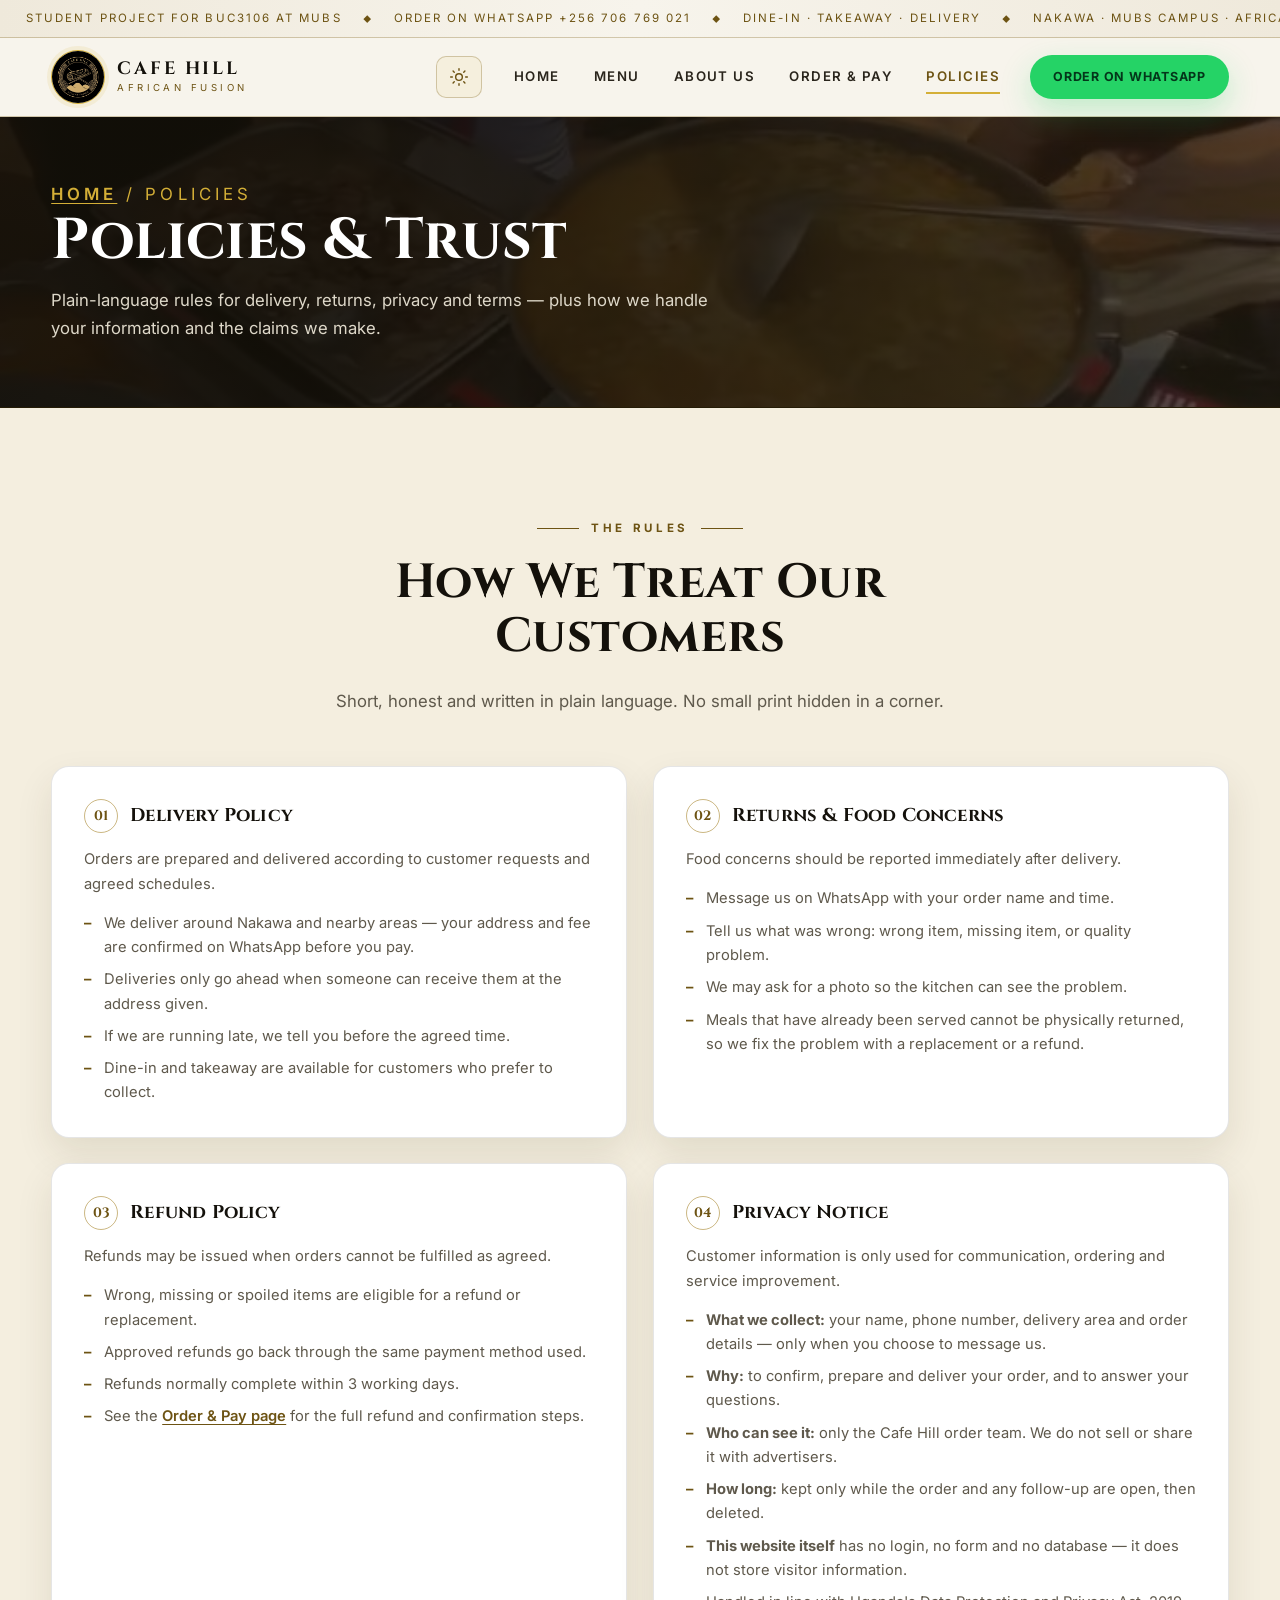
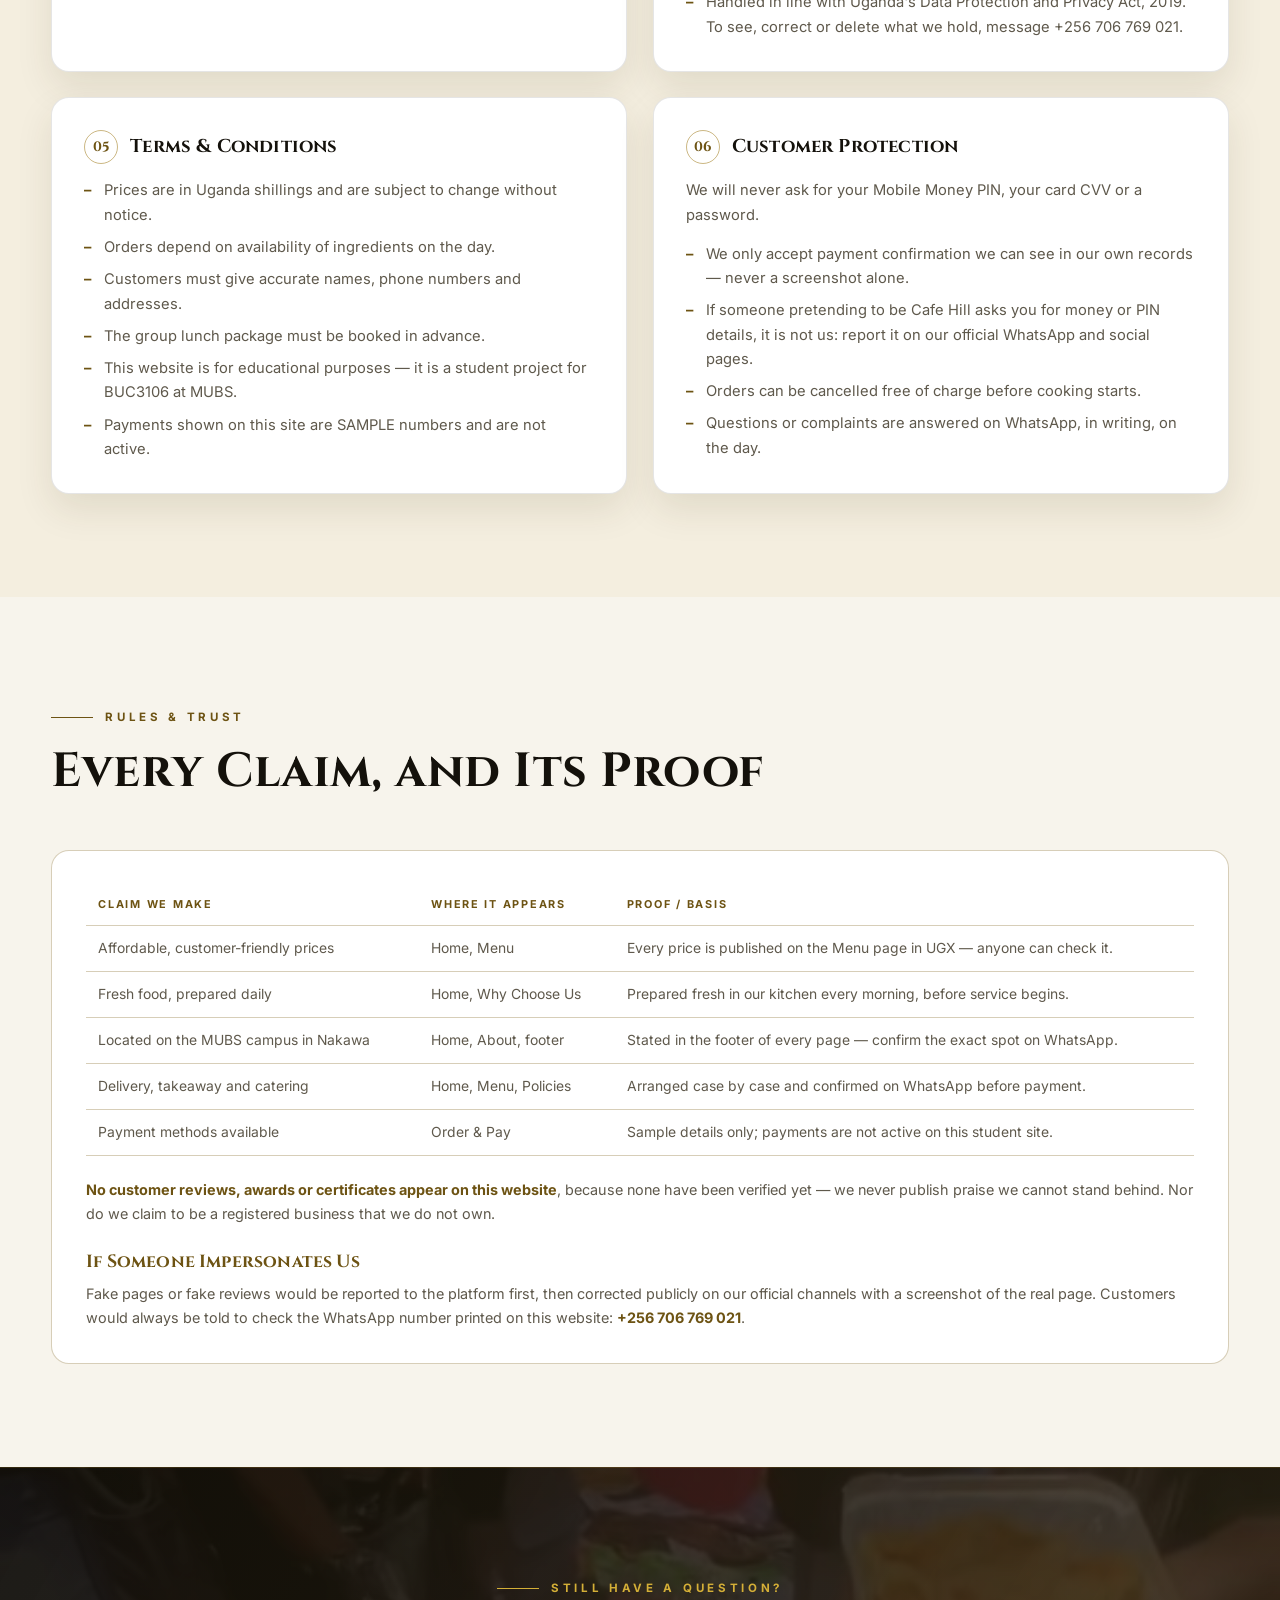
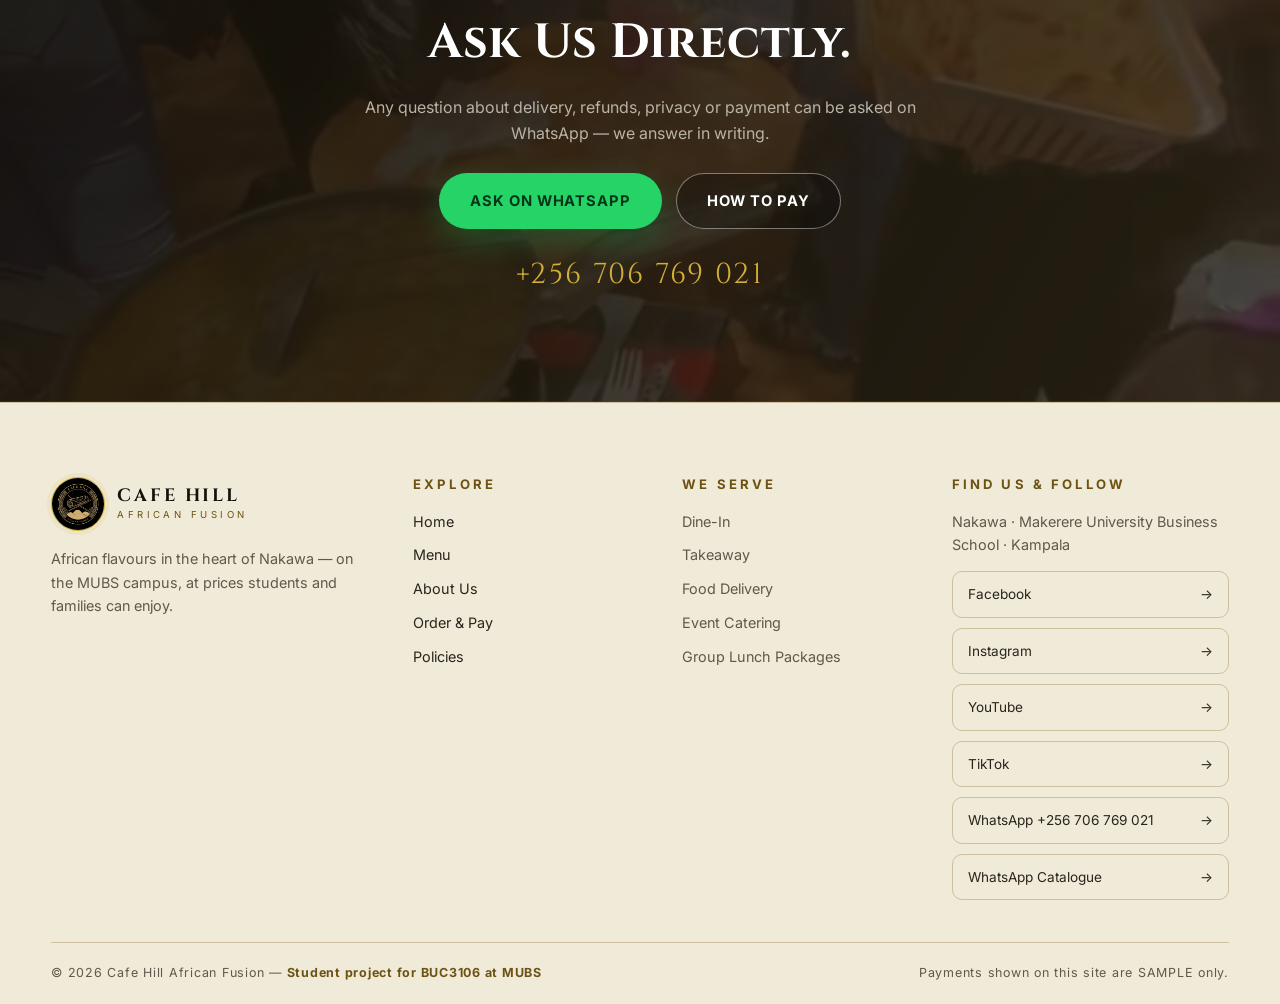
<file: policies.html>
<!DOCTYPE html>
<html lang="en">
<head>
<meta charset="UTF-8">
<meta name="viewport" content="width=device-width, initial-scale=1">
<title>Policies | Cafe Hill African Fusion — Delivery, Privacy, Terms</title>
<meta name="description" content="Delivery, returns, privacy and terms for Cafe Hill African Fusion, on the MUBS campus in Nakawa, Kampala.">
<meta name="theme-color" content="#f7f4ec">
<link rel="icon" href="logo.jpeg">
<link rel="preconnect" href="https://fonts.googleapis.com">
<link rel="preconnect" href="https://fonts.gstatic.com" crossorigin>
<link href="https://fonts.googleapis.com/css2?family=Cinzel:wght@600;700;800&family=Inter:wght@400;500;600;700;800&display=swap" rel="stylesheet">
<link rel="stylesheet" href="style.css">
</head>
<body>

<!-- Top announcement bar -->
<div class="announce">
  <div class="announce__track">
    <span>Student project for BUC3106 at MUBS</span><span>Order on WhatsApp +256 706 769 021</span><span>Dine-in · Takeaway · Delivery</span><span>Nakawa · MUBS Campus · African Fusion</span>
    <span>Student project for BUC3106 at MUBS</span><span>Order on WhatsApp +256 706 769 021</span><span>Dine-in · Takeaway · Delivery</span><span>Nakawa · MUBS Campus · African Fusion</span>
  </div>
</div>

<!-- Header -->
<header class="site-header">
  <div class="container site-header__inner">
    <a class="brand" href="index.html">
      <img class="brand__mark" src="logo.jpeg" alt="Cafe Hill African Fusion logo">
      <span class="brand__text">
        <span class="brand__name">CAFE HILL</span>
        <span class="brand__tag">African Fusion</span>
      </span>
    </a>

    <input type="checkbox" id="nav-toggle" class="nav-toggle" aria-label="Show or hide the navigation menu">
    <input type="checkbox" id="theme-toggle" class="theme-toggle" checked aria-label="Switch between dark and light mode">

    <label class="theme-btn" for="theme-toggle">
      <svg class="icon-moon" viewBox="0 0 24 24" fill="none" stroke="currentColor" stroke-width="1.7" stroke-linecap="round" stroke-linejoin="round" aria-hidden="true"><path d="M21 12.8A9 9 0 1 1 11.2 3a7 7 0 0 0 9.8 9.8Z"/></svg>
      <svg class="icon-sun" viewBox="0 0 24 24" fill="none" stroke="currentColor" stroke-width="1.7" stroke-linecap="round" aria-hidden="true"><circle cx="12" cy="12" r="4"/><path d="M12 2v2M12 20v2M4.9 4.9l1.4 1.4M17.7 17.7l1.4 1.4M2 12h2M20 12h2M4.9 19.1l1.4-1.4M17.7 6.3l1.4-1.4"/></svg>
    </label>

    <label class="burger" for="nav-toggle" aria-hidden="true"><span></span><span></span><span></span></label>

    <nav class="site-nav" aria-label="Main menu">
      <a class="nav-link" href="index.html">Home</a>
      <a class="nav-link" href="products.html">Menu</a>
      <a class="nav-link" href="about.html">About Us</a>
      <a class="nav-link" href="pay.html">Order &amp; Pay</a>
      <a class="nav-link" href="policies.html" aria-current="page">Policies</a>
      <a class="btn btn--wa btn--sm header-cta" href="https://wa.me/256706769021?text=Hello%20Cafe%20Hill%2C%20I%20would%20like%20to%20place%20an%20order." target="_blank" rel="noopener">Order on WhatsApp</a>
    </nav>
  </div>
</header>

<main>

  <!-- ============ PAGE HERO ============ -->
  <section class="page-hero" style="--page-img:url('images/banner-policies.jpg')">
    <div class="page-hero__bg" role="img" aria-label="Cooking fresh food over the burner at a Cafe Hill food day"></div>
    <div class="container">
      <p class="crumbs"><a href="index.html">Home</a> / Policies</p>
      <h1>Policies &amp; Trust</h1>
      <p>Plain-language rules for delivery, returns, privacy and terms — plus how we handle your information and the claims we make.</p>
    </div>
  </section>

  <!-- ============ POLICY CARDS ============ -->
  <section class="section section--cream" id="policy-cards">
    <div class="container">
      <div class="section-head section-head--center">
        <span class="eyebrow">The Rules</span>
        <h2>How We Treat Our Customers</h2>
        <p>Short, honest and written in plain language. No small print hidden in a corner.</p>
      </div>

      <div class="grid grid--2">

        <article class="policy-card">
          <h3><span class="num">01</span> Delivery Policy</h3>
          <p>Orders are prepared and delivered according to customer requests and agreed schedules.</p>
          <ul>
            <li>We deliver around Nakawa and nearby areas — your address and fee are confirmed on WhatsApp before you pay.</li>
            <li>Deliveries only go ahead when someone can receive them at the address given.</li>
            <li>If we are running late, we tell you before the agreed time.</li>
            <li>Dine-in and takeaway are available for customers who prefer to collect.</li>
          </ul>
        </article>

        <article class="policy-card">
          <h3><span class="num">02</span> Returns &amp; Food Concerns</h3>
          <p>Food concerns should be reported immediately after delivery.</p>
          <ul>
            <li>Message us on WhatsApp with your order name and time.</li>
            <li>Tell us what was wrong: wrong item, missing item, or quality problem.</li>
            <li>We may ask for a photo so the kitchen can see the problem.</li>
            <li>Meals that have already been served cannot be physically returned, so we fix the problem with a replacement or a refund.</li>
          </ul>
        </article>

        <article class="policy-card">
          <h3><span class="num">03</span> Refund Policy</h3>
          <p>Refunds may be issued when orders cannot be fulfilled as agreed.</p>
          <ul>
            <li>Wrong, missing or spoiled items are eligible for a refund or replacement.</li>
            <li>Approved refunds go back through the same payment method used.</li>
            <li>Refunds normally complete within 3 working days.</li>
            <li>See the <a href="pay.html">Order &amp; Pay page</a> for the full refund and confirmation steps.</li>
          </ul>
        </article>

        <article class="policy-card">
          <h3><span class="num">04</span> Privacy Notice</h3>
          <p>Customer information is only used for communication, ordering and service improvement.</p>
          <ul>
            <li><strong>What we collect:</strong> your name, phone number, delivery area and order details — only when you choose to message us.</li>
            <li><strong>Why:</strong> to confirm, prepare and deliver your order, and to answer your questions.</li>
            <li><strong>Who can see it:</strong> only the Cafe Hill order team. We do not sell or share it with advertisers.</li>
            <li><strong>How long:</strong> kept only while the order and any follow-up are open, then deleted.</li>
            <li><strong>This website itself</strong> has no login, no form and no database — it does not store visitor information.</li>
            <li>Handled in line with Uganda's Data Protection and Privacy Act, 2019. To see, correct or delete what we hold, message +256 706 769 021.</li>
          </ul>
        </article>

        <article class="policy-card">
          <h3><span class="num">05</span> Terms &amp; Conditions</h3>
          <ul>
            <li>Prices are in Uganda shillings and are subject to change without notice.</li>
            <li>Orders depend on availability of ingredients on the day.</li>
            <li>Customers must give accurate names, phone numbers and addresses.</li>
            <li>The group lunch package must be booked in advance.</li>
            <li>This website is for educational purposes — it is a student project for BUC3106 at MUBS.</li>
            <li>Payments shown on this site are SAMPLE numbers and are not active.</li>
          </ul>
        </article>

        <article class="policy-card">
          <h3><span class="num">06</span> Customer Protection</h3>
          <p>We will never ask for your Mobile Money PIN, your card CVV or a password.</p>
          <ul>
            <li>We only accept payment confirmation we can see in our own records — never a screenshot alone.</li>
            <li>If someone pretending to be Cafe Hill asks you for money or PIN details, it is not us: report it on our official WhatsApp and social pages.</li>
            <li>Orders can be cancelled free of charge before cooking starts.</li>
            <li>Questions or complaints are answered on WhatsApp, in writing, on the day.</li>
          </ul>
        </article>

      </div>
    </div>
  </section>

  <!-- ============ HONEST CLAIMS + IMPERSONATION ============ -->
  <section class="section" id="claims">
    <div class="container">
      <div class="section-head">
        <span class="eyebrow">Rules &amp; Trust</span>
        <h2>Every Claim, and Its Proof</h2>
      </div>

      <div class="credits">
        <table>
          <thead>
            <tr><th>Claim we make</th><th>Where it appears</th><th>Proof / basis</th></tr>
          </thead>
          <tbody>
            <tr><td>Affordable, customer-friendly prices</td><td>Home, Menu</td><td>Every price is published on the Menu page in UGX — anyone can check it.</td></tr>
            <tr><td>Fresh food, prepared daily</td><td>Home, Why Choose Us</td><td>Prepared fresh in our kitchen every morning, before service begins.</td></tr>
            <tr><td>Located on the MUBS campus in Nakawa</td><td>Home, About, footer</td><td>Stated in the footer of every page — confirm the exact spot on WhatsApp.</td></tr>
            <tr><td>Delivery, takeaway and catering</td><td>Home, Menu, Policies</td><td>Arranged case by case and confirmed on WhatsApp before payment.</td></tr>
            <tr><td>Payment methods available</td><td>Order &amp; Pay</td><td>Sample details only; payments are not active on this student site.</td></tr>
          </tbody>
        </table>

        <p style="margin-top:22px;font-size:0.9rem;color:var(--muted)">
          <strong>No customer reviews, awards or certificates appear on this website</strong>,
          because none have been verified yet — we never publish praise we cannot stand behind.
          Nor do we claim to be a registered business that we do not own.
        </p>

        <h3 style="margin-top:28px">If Someone Impersonates Us</h3>
        <p style="font-size:0.9rem;color:var(--muted);margin:0">
          Fake pages or fake reviews would be reported to the platform first, then corrected publicly on our
          official channels with a screenshot of the real page. Customers would always be told to check the
          WhatsApp number printed on this website: <strong>+256 706 769 021</strong>.
        </p>
      </div>
    </div>
  </section>

  <!-- ============ CTA BAND ============ -->
  <section class="section cta-band" style="--cta-img:url('images/friends.jpg')">
    <div class="container">
      <span class="eyebrow" style="justify-content:center">Still Have a Question?</span>
      <h2>Ask Us Directly.</h2>
      <p>Any question about delivery, refunds, privacy or payment can be asked on WhatsApp — we answer in writing.</p>
      <div class="btn-row">
        <a class="btn btn--wa" href="https://wa.me/256706769021?text=Hello%20Cafe%20Hill%2C%20I%20have%20a%20question%20about%20your%20policies." target="_blank" rel="noopener">Ask On WhatsApp</a>
        <a class="btn btn--ghost" href="pay.html">How To Pay</a>
      </div>
      <span class="cta-phone">+256 706 769 021</span>
    </div>
  </section>

</main>

<!-- Footer -->
<footer class="site-footer">
  <div class="container">
    <div class="footer-grid">
      <div class="footer-brand">
        <a class="brand" href="index.html">
          <img class="brand__mark" src="logo.jpeg" alt="Cafe Hill African Fusion logo">
          <span class="brand__text">
            <span class="brand__name">CAFE HILL</span>
            <span class="brand__tag">African Fusion</span>
          </span>
        </a>
        <p>African flavours in the heart of Nakawa — on the MUBS campus, at prices students and families can enjoy.</p>
      </div>

      <div>
        <h2 class="foot-title">Explore</h2>
        <ul class="footer-links">
          <li><a href="index.html">Home</a></li>
          <li><a href="products.html">Menu</a></li>
          <li><a href="about.html">About Us</a></li>
          <li><a href="pay.html">Order &amp; Pay</a></li>
          <li><a href="policies.html">Policies</a></li>
        </ul>
      </div>

      <div>
        <h2 class="foot-title">We Serve</h2>
        <ul class="footer-links">
          <li>Dine-In</li>
          <li>Takeaway</li>
          <li>Food Delivery</li>
          <li>Event Catering</li>
          <li>Group Lunch Packages</li>
        </ul>
      </div>

      <div>
        <h2 class="foot-title">Find Us &amp; Follow</h2>
        <p>Nakawa · Makerere University Business School · Kampala</p>
        <div class="footer-social">
          <a href="https://www.facebook.com/share/1Jii14uaoe/" target="_blank" rel="noopener"><span>Facebook</span><span>→</span></a>
          <a href="https://www.instagram.com/cafehillrestaurant?psln=MXM3ZG9xaHpmeWxodA==&amp;utm_source=ig_contact_invite" target="_blank" rel="noopener"><span>Instagram</span><span>→</span></a>
          <a href="https://youtube.com/@cafehillrestaurant?si=T0xl9Yu-QJQraPS2" target="_blank" rel="noopener"><span>YouTube</span><span>→</span></a>
          <a href="https://www.tiktok.com/@cafehillrestaurant?_r=1&amp;_t=ZS-9B5vGlA1r0e" target="_blank" rel="noopener"><span>TikTok</span><span>→</span></a>
          <a href="https://wa.me/256706769021" target="_blank" rel="noopener"><span>WhatsApp +256 706 769 021</span><span>→</span></a>
          <a href="https://wa.me/message/O7PW3ZY5BGCMG1" target="_blank" rel="noopener"><span>WhatsApp Catalogue</span><span>→</span></a>
        </div>
      </div>
    </div>

    <div class="footer-bottom">
      <span>© <span>2026</span> Cafe Hill African Fusion — <strong>Student project for BUC3106 at MUBS</strong></span>
      <span>Payments shown on this site are SAMPLE only.</span>
    </div>
  </div>
</footer>

</body>
</html>
</file>
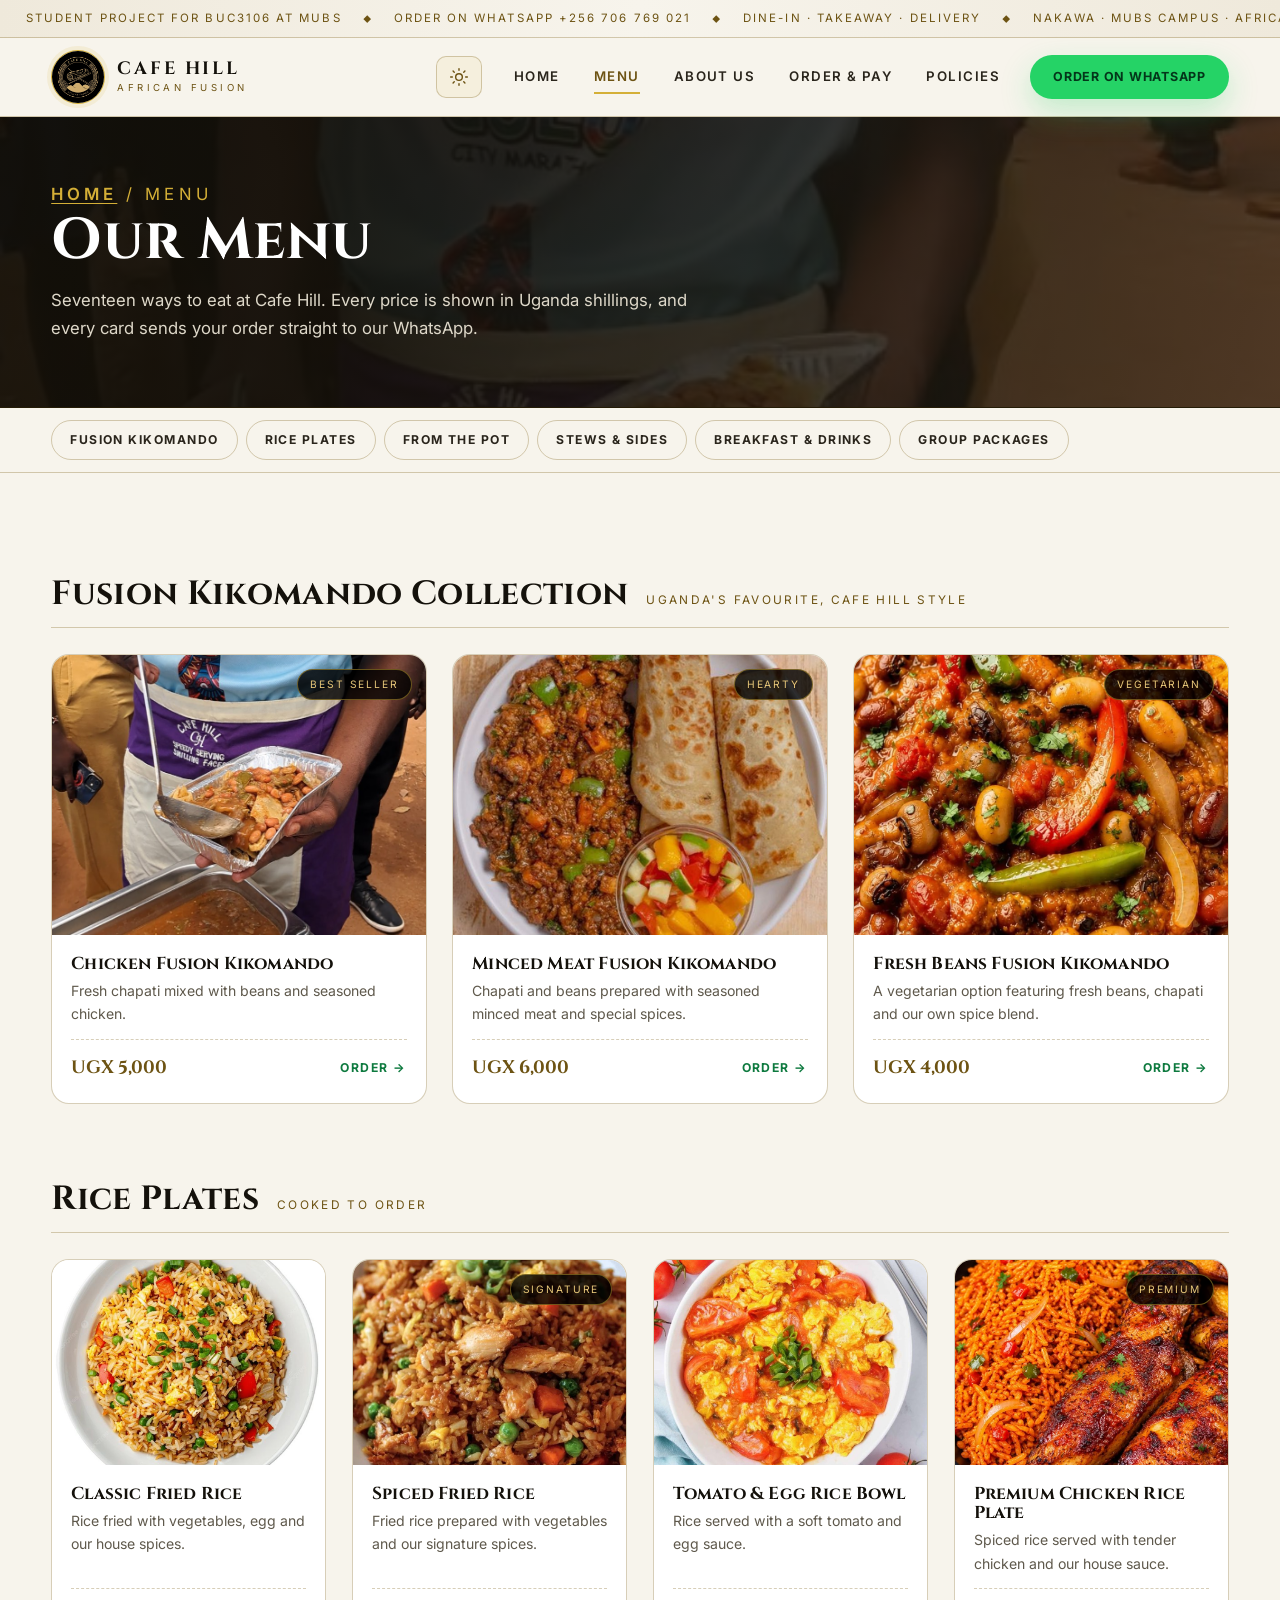
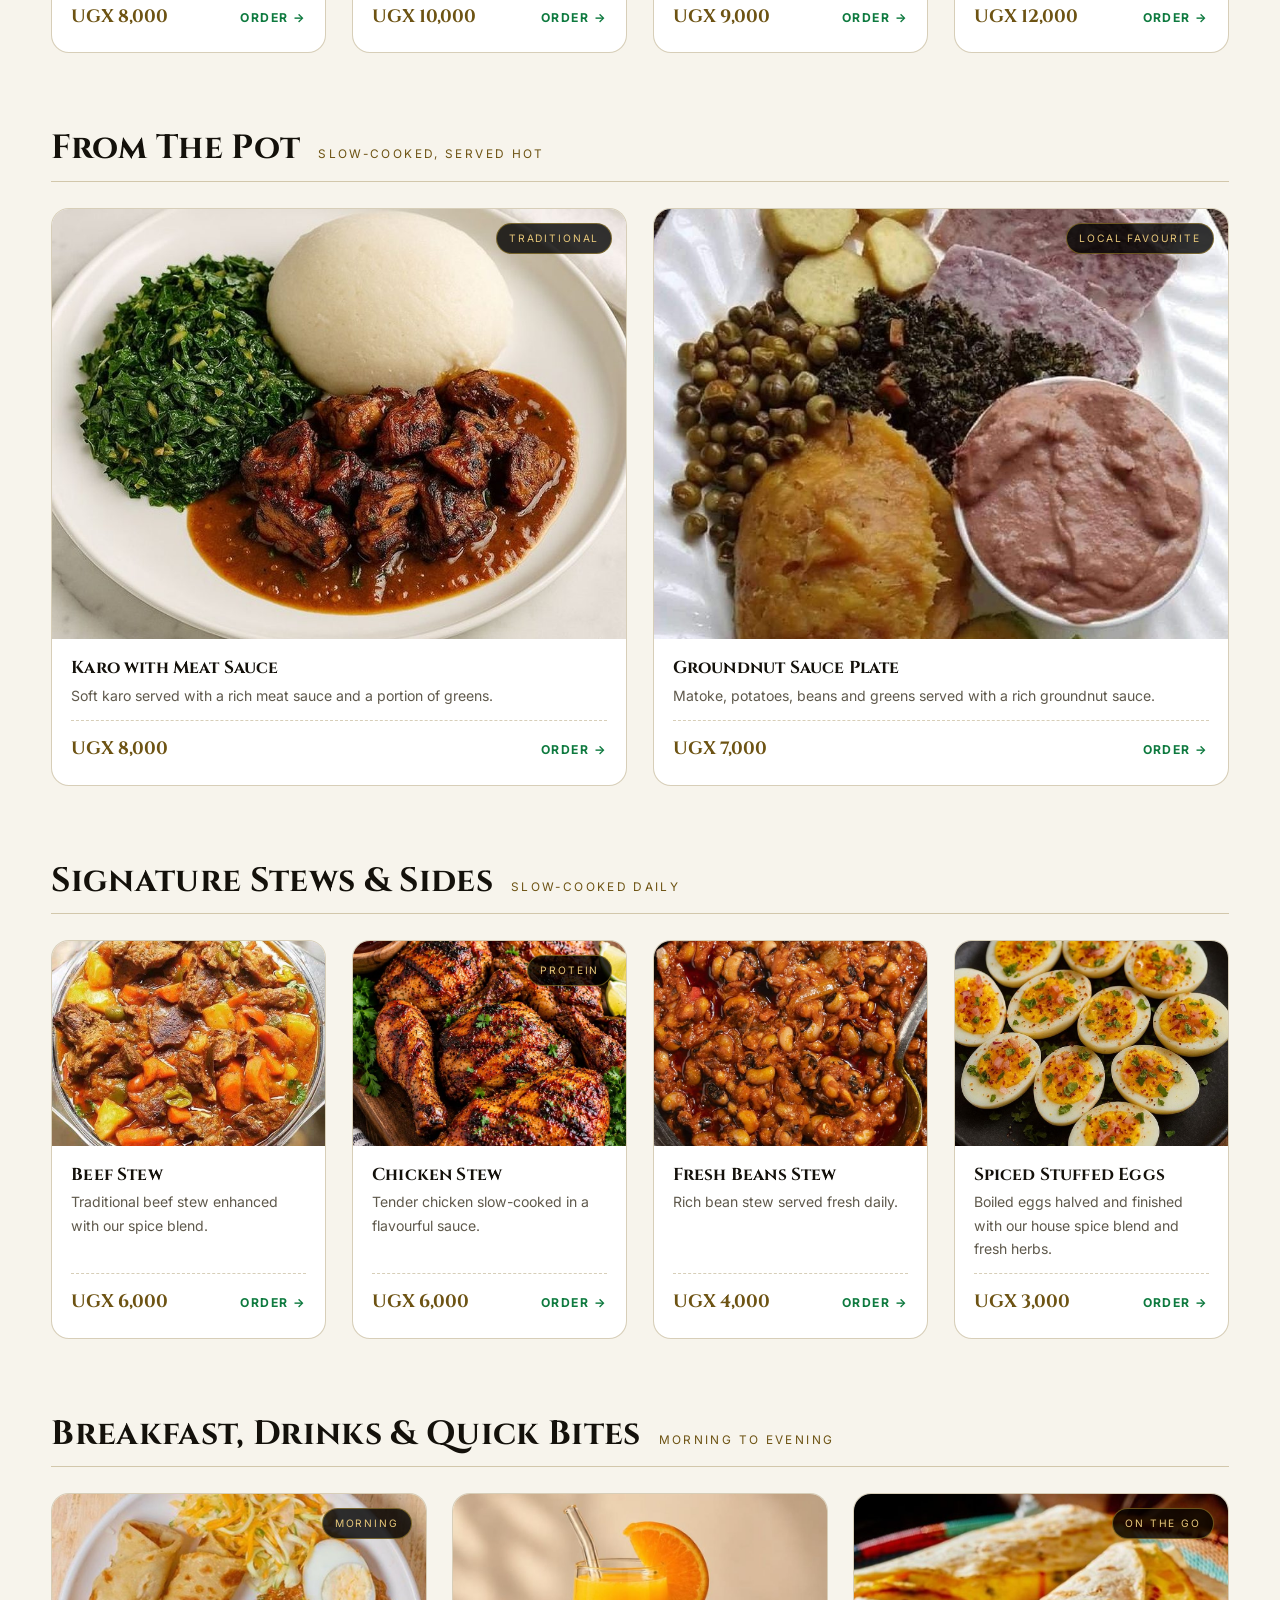
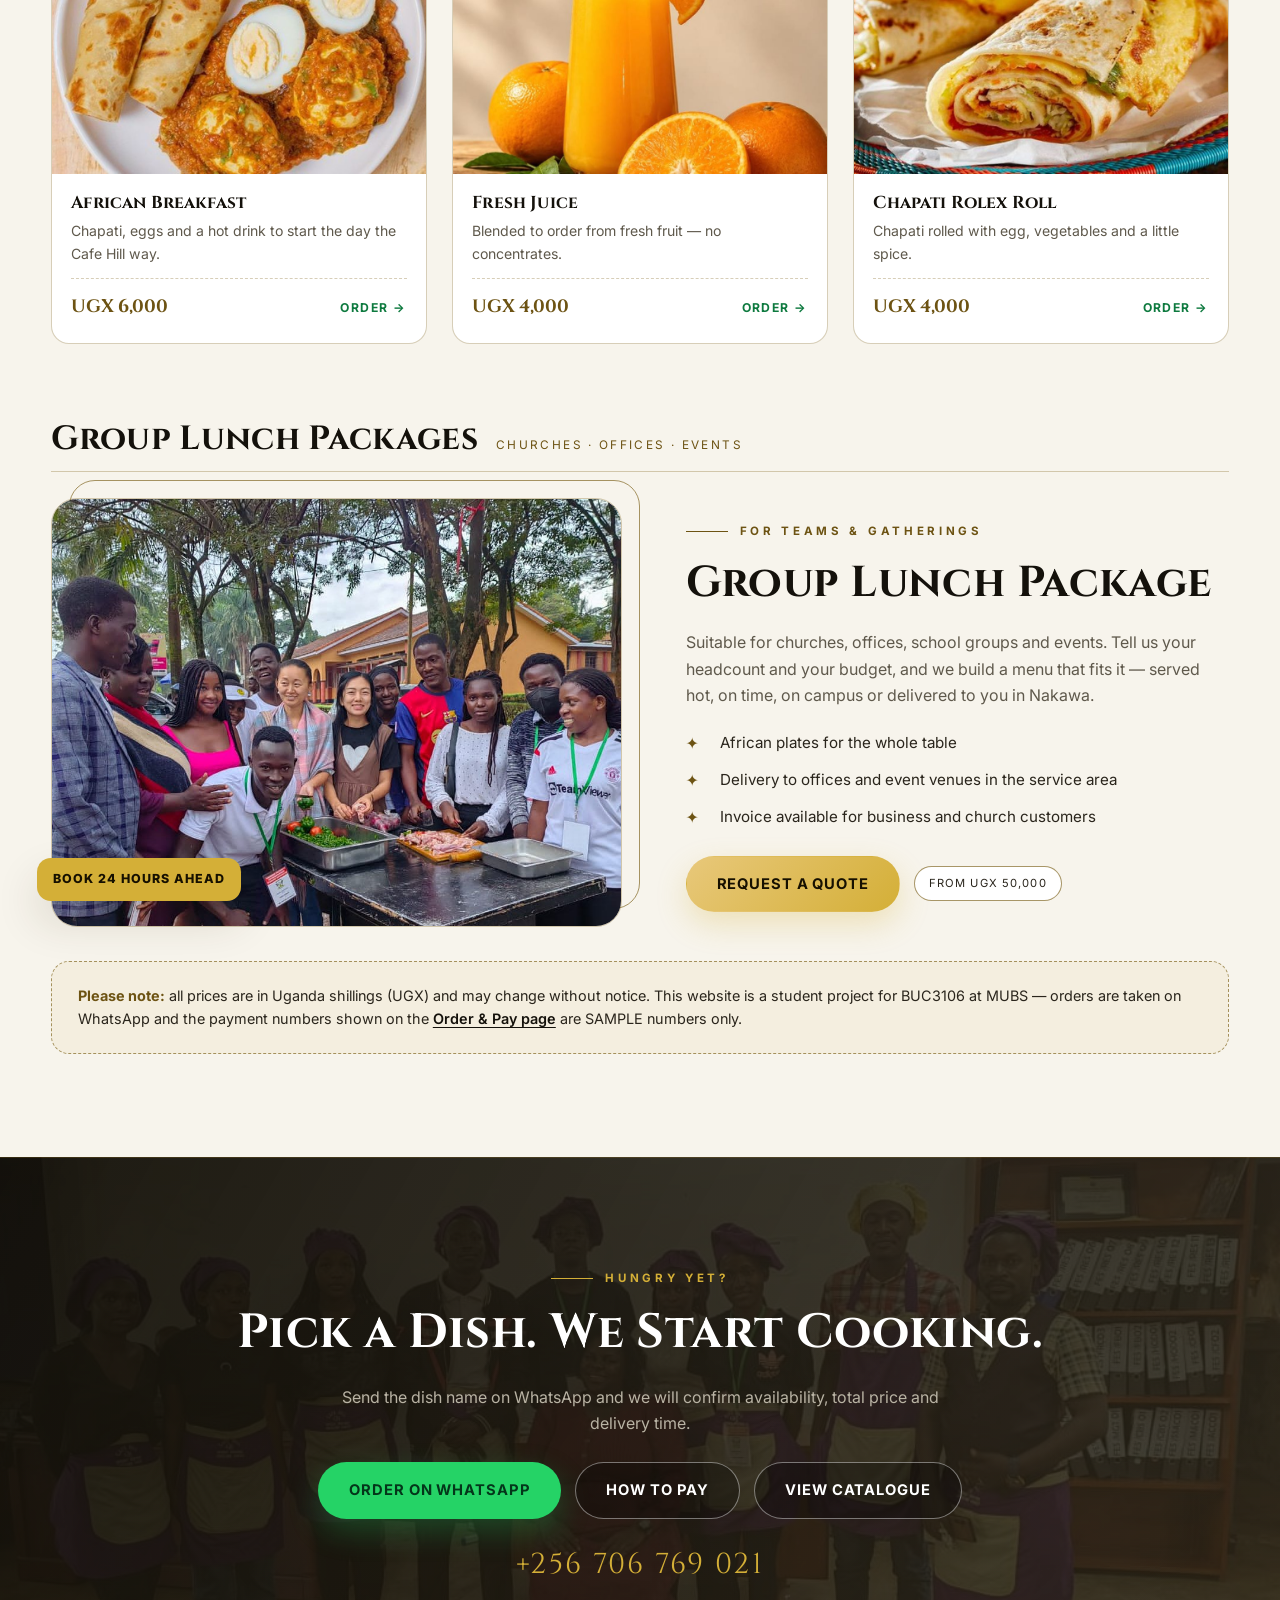
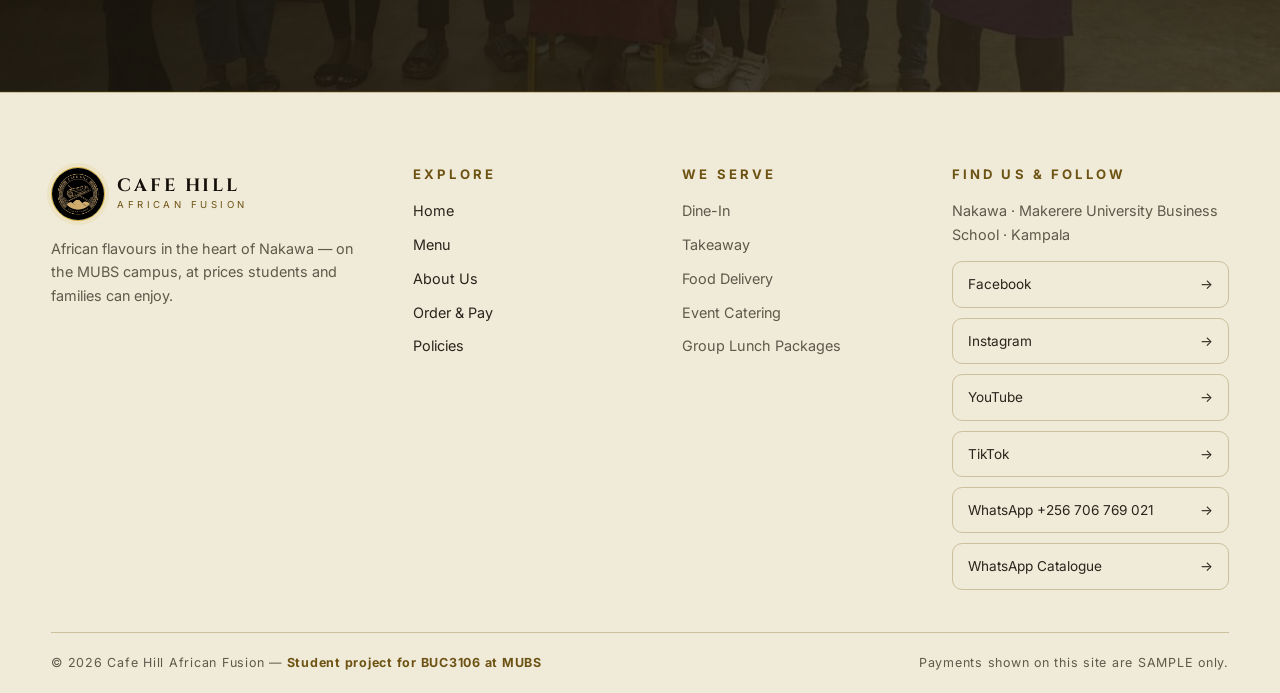
<file: products.html>
<!DOCTYPE html>
<html lang="en">
<head>
<meta charset="UTF-8">
<meta name="viewport" content="width=device-width, initial-scale=1">
<title>Menu | Cafe Hill African Fusion — Prices in UGX</title>
<meta name="description" content="The full Cafe Hill African Fusion menu: kikomando, rice plates, dishes from the pot, stews, breakfast, drinks and group lunch packages, with prices in Uganda shillings.">
<meta name="theme-color" content="#f7f4ec">
<link rel="icon" href="logo.jpeg">
<link rel="preconnect" href="https://fonts.googleapis.com">
<link rel="preconnect" href="https://fonts.gstatic.com" crossorigin>
<link href="https://fonts.googleapis.com/css2?family=Cinzel:wght@600;700;800&family=Inter:wght@400;500;600;700;800&display=swap" rel="stylesheet">
<link rel="stylesheet" href="style.css">
</head>
<body>

<!-- Top announcement bar -->
<div class="announce">
  <div class="announce__track">
    <span>Student project for BUC3106 at MUBS</span><span>Order on WhatsApp +256 706 769 021</span><span>Dine-in · Takeaway · Delivery</span><span>Nakawa · MUBS Campus · African Fusion</span>
    <span>Student project for BUC3106 at MUBS</span><span>Order on WhatsApp +256 706 769 021</span><span>Dine-in · Takeaway · Delivery</span><span>Nakawa · MUBS Campus · African Fusion</span>
  </div>
</div>

<!-- Header -->
<header class="site-header">
  <div class="container site-header__inner">
    <a class="brand" href="index.html">
      <img class="brand__mark" src="logo.jpeg" alt="Cafe Hill African Fusion logo">
      <span class="brand__text">
        <span class="brand__name">CAFE HILL</span>
        <span class="brand__tag">African Fusion</span>
      </span>
    </a>

    <input type="checkbox" id="nav-toggle" class="nav-toggle" aria-label="Show or hide the navigation menu">
    <input type="checkbox" id="theme-toggle" class="theme-toggle" checked aria-label="Switch between dark and light mode">

    <label class="theme-btn" for="theme-toggle">
      <svg class="icon-moon" viewBox="0 0 24 24" fill="none" stroke="currentColor" stroke-width="1.7" stroke-linecap="round" stroke-linejoin="round" aria-hidden="true"><path d="M21 12.8A9 9 0 1 1 11.2 3a7 7 0 0 0 9.8 9.8Z"/></svg>
      <svg class="icon-sun" viewBox="0 0 24 24" fill="none" stroke="currentColor" stroke-width="1.7" stroke-linecap="round" aria-hidden="true"><circle cx="12" cy="12" r="4"/><path d="M12 2v2M12 20v2M4.9 4.9l1.4 1.4M17.7 17.7l1.4 1.4M2 12h2M20 12h2M4.9 19.1l1.4-1.4M17.7 6.3l1.4-1.4"/></svg>
    </label>

    <label class="burger" for="nav-toggle" aria-hidden="true"><span></span><span></span><span></span></label>

    <nav class="site-nav" aria-label="Main menu">
      <a class="nav-link" href="index.html">Home</a>
      <a class="nav-link" href="products.html" aria-current="page">Menu</a>
      <a class="nav-link" href="about.html">About Us</a>
      <a class="nav-link" href="pay.html">Order &amp; Pay</a>
      <a class="nav-link" href="policies.html">Policies</a>
      <a class="btn btn--wa btn--sm header-cta" href="https://wa.me/256706769021?text=Hello%20Cafe%20Hill%2C%20I%20would%20like%20to%20place%20an%20order." target="_blank" rel="noopener">Order on WhatsApp</a>
    </nav>
  </div>
</header>

<main>

  <!-- ============ PAGE HERO ============ -->
  <section class="page-hero" style="--page-img:url('images/banner-menu.jpg')">
    <div class="page-hero__bg" role="img" aria-label="Serving kikomando fresh from the chafing tray"></div>
    <div class="container">
      <p class="crumbs"><a href="index.html">Home</a> / Menu</p>
      <h1>Our Menu</h1>
      <p>Seventeen ways to eat at Cafe Hill. Every price is shown in Uganda shillings, and every card sends your order straight to our WhatsApp.</p>
    </div>
  </section>

  <!-- ============ CATEGORY QUICK NAV ============ -->
  <nav class="cat-nav" aria-label="Menu categories">
    <div class="container cat-nav__inner">
      <a href="#kikomando">Fusion Kikomando</a>
      <a href="#rice">Rice Plates</a>
      <a href="#pot">From The Pot</a>
      <a href="#stews">Stews &amp; Sides</a>
      <a href="#day">Breakfast &amp; Drinks</a>
      <a href="#groups">Group Packages</a>
    </div>
  </nav>

  <section class="section">
    <div class="container">

      <!-- ---------- Fusion Kikomando ---------- -->
      <div class="menu-block" id="kikomando">
        <div class="menu-block__head">
          <h2>Fusion Kikomando Collection</h2>
          <span>Uganda's favourite, Cafe Hill style</span>
        </div>
        <div class="grid grid--3">

          <article class="dish-card">
            <div class="dish-card__media">
              <img src="images/dish-kikomando-chicken.jpg" alt="Chicken fusion kikomando with chapati and beans" width="900" height="675">
              <span class="dish-card__tag">Best Seller</span>
            </div>
            <div class="dish-card__body">
              <h3>Chicken Fusion Kikomando</h3>
              <p>Fresh chapati mixed with beans and seasoned chicken.</p>
              <div class="dish-card__meta">
                <span class="price">UGX 5,000</span>
                <a class="mini-link" href="https://wa.me/256706769021?text=I%20would%20like%20to%20order%3A%20Chicken%20Fusion%20Kikomando" target="_blank" rel="noopener">Order →</a>
              </div>
            </div>
          </article>

          <article class="dish-card">
            <div class="dish-card__media">
              <img src="images/dish-kikomando-minced.jpg" alt="Minced meat fusion kikomando with chapati" width="900" height="675">
              <span class="dish-card__tag">Hearty</span>
            </div>
            <div class="dish-card__body">
              <h3>Minced Meat Fusion Kikomando</h3>
              <p>Chapati and beans prepared with seasoned minced meat and special spices.</p>
              <div class="dish-card__meta">
                <span class="price">UGX 6,000</span>
                <a class="mini-link" href="https://wa.me/256706769021?text=I%20would%20like%20to%20order%3A%20Minced%20Meat%20Fusion%20Kikomando" target="_blank" rel="noopener">Order →</a>
              </div>
            </div>
          </article>

          <article class="dish-card">
            <div class="dish-card__media">
              <img src="images/dish-kikomando-beans.jpg" alt="Fresh beans fusion kikomando, vegetarian option" width="900" height="675">
              <span class="dish-card__tag">Vegetarian</span>
            </div>
            <div class="dish-card__body">
              <h3>Fresh Beans Fusion Kikomando</h3>
              <p>A vegetarian option featuring fresh beans, chapati and our own spice blend.</p>
              <div class="dish-card__meta">
                <span class="price">UGX 4,000</span>
                <a class="mini-link" href="https://wa.me/256706769021?text=I%20would%20like%20to%20order%3A%20Fresh%20Beans%20Fusion%20Kikomando" target="_blank" rel="noopener">Order →</a>
              </div>
            </div>
          </article>

        </div>
      </div>

      <!-- ---------- Rice Plates ---------- -->
      <div class="menu-block" id="rice">
        <div class="menu-block__head">
          <h2>Rice Plates</h2>
          <span>Cooked to order</span>
        </div>
        <div class="grid grid--4">

          <article class="dish-card">
            <div class="dish-card__media">
              <img src="images/dish-fried-rice.jpg" alt="Plate of classic fried rice" width="900" height="675">
            </div>
            <div class="dish-card__body">
              <h3>Classic Fried Rice</h3>
              <p>Rice fried with vegetables, egg and our house spices.</p>
              <div class="dish-card__meta">
                <span class="price">UGX 8,000</span>
                <a class="mini-link" href="https://wa.me/256706769021?text=I%20would%20like%20to%20order%3A%20Classic%20Fried%20Rice" target="_blank" rel="noopener">Order →</a>
              </div>
            </div>
          </article>

          <article class="dish-card">
            <div class="dish-card__media">
              <img src="images/dish-spiced-rice.jpg" alt="Spiced fried rice with vegetables" width="900" height="675">
              <span class="dish-card__tag">Signature</span>
            </div>
            <div class="dish-card__body">
              <h3>Spiced Fried Rice</h3>
              <p>Fried rice prepared with vegetables and our signature spices.</p>
              <div class="dish-card__meta">
                <span class="price">UGX 10,000</span>
                <a class="mini-link" href="https://wa.me/256706769021?text=I%20would%20like%20to%20order%3A%20Spiced%20Fried%20Rice" target="_blank" rel="noopener">Order →</a>
              </div>
            </div>
          </article>

          <article class="dish-card">
            <div class="dish-card__media">
              <img src="images/dish-tomato-egg-rice.jpg" alt="Rice served with tomato and egg sauce" width="900" height="675">
            </div>
            <div class="dish-card__body">
              <h3>Tomato &amp; Egg Rice Bowl</h3>
              <p>Rice served with a soft tomato and egg sauce.</p>
              <div class="dish-card__meta">
                <span class="price">UGX 9,000</span>
                <a class="mini-link" href="https://wa.me/256706769021?text=I%20would%20like%20to%20order%3A%20Tomato%20and%20Egg%20Rice%20Bowl" target="_blank" rel="noopener">Order →</a>
              </div>
            </div>
          </article>

          <article class="dish-card">
            <div class="dish-card__media">
              <img src="images/dish-premium-chicken.jpg" alt="Premium chicken served with spiced rice" width="900" height="675">
              <span class="dish-card__tag">Premium</span>
            </div>
            <div class="dish-card__body">
              <h3>Premium Chicken Rice Plate</h3>
              <p>Spiced rice served with tender chicken and our house sauce.</p>
              <div class="dish-card__meta">
                <span class="price">UGX 12,000</span>
                <a class="mini-link" href="https://wa.me/256706769021?text=I%20would%20like%20to%20order%3A%20Premium%20Chicken%20Rice%20Plate" target="_blank" rel="noopener">Order →</a>
              </div>
            </div>
          </article>

        </div>
      </div>

      <!-- ---------- From The Pot ---------- -->
      <div class="menu-block" id="pot">
        <div class="menu-block__head">
          <h2>From The Pot</h2>
          <span>Slow-cooked, served hot</span>
        </div>
        <div class="grid grid--2">

          <article class="dish-card">
            <div class="dish-card__media">
              <img src="images/dish-karo.jpg" alt="Karo served with meat sauce and greens" width="900" height="675">
              <span class="dish-card__tag">Traditional</span>
            </div>
            <div class="dish-card__body">
              <h3>Karo with Meat Sauce</h3>
              <p>Soft karo served with a rich meat sauce and a portion of greens.</p>
              <div class="dish-card__meta">
                <span class="price">UGX 8,000</span>
                <a class="mini-link" href="https://wa.me/256706769021?text=I%20would%20like%20to%20order%3A%20Karo%20with%20Meat%20Sauce" target="_blank" rel="noopener">Order →</a>
              </div>
            </div>
          </article>

          <article class="dish-card">
            <div class="dish-card__media">
              <img src="images/dish-groundnut-plate.jpg" alt="Matoke, potatoes, beans and greens with groundnut sauce" width="900" height="675">
              <span class="dish-card__tag">Local Favourite</span>
            </div>
            <div class="dish-card__body">
              <h3>Groundnut Sauce Plate</h3>
              <p>Matoke, potatoes, beans and greens served with a rich groundnut sauce.</p>
              <div class="dish-card__meta">
                <span class="price">UGX 7,000</span>
                <a class="mini-link" href="https://wa.me/256706769021?text=I%20would%20like%20to%20order%3A%20Groundnut%20Sauce%20Plate" target="_blank" rel="noopener">Order →</a>
              </div>
            </div>
          </article>

        </div>
      </div>

      <!-- ---------- Stews & Sides ---------- -->
      <div class="menu-block" id="stews">
        <div class="menu-block__head">
          <h2>Signature Stews &amp; Sides</h2>
          <span>Slow-cooked daily</span>
        </div>
        <div class="grid grid--4">

          <article class="dish-card">
            <div class="dish-card__media">
              <img src="images/dish-beef-stew.jpg" alt="Bowl of African beef stew" width="900" height="675">
            </div>
            <div class="dish-card__body">
              <h3>Beef Stew</h3>
              <p>Traditional beef stew enhanced with our spice blend.</p>
              <div class="dish-card__meta">
                <span class="price">UGX 6,000</span>
                <a class="mini-link" href="https://wa.me/256706769021?text=I%20would%20like%20to%20order%3A%20Beef%20Stew" target="_blank" rel="noopener">Order →</a>
              </div>
            </div>
          </article>

          <article class="dish-card">
            <div class="dish-card__media">
              <img src="images/dish-grilled-chicken.jpg" alt="Chicken cooked in fusion sauce" width="900" height="675">
              <span class="dish-card__tag">Protein</span>
            </div>
            <div class="dish-card__body">
              <h3>Chicken Stew</h3>
              <p>Tender chicken slow-cooked in a flavourful sauce.</p>
              <div class="dish-card__meta">
                <span class="price">UGX 6,000</span>
                <a class="mini-link" href="https://wa.me/256706769021?text=I%20would%20like%20to%20order%3A%20Chicken%20Stew" target="_blank" rel="noopener">Order →</a>
              </div>
            </div>
          </article>

          <article class="dish-card">
            <div class="dish-card__media">
              <img src="images/dish-beans-stew.jpg" alt="Pot of fresh bean stew" width="900" height="675">
            </div>
            <div class="dish-card__body">
              <h3>Fresh Beans Stew</h3>
              <p>Rich bean stew served fresh daily.</p>
              <div class="dish-card__meta">
                <span class="price">UGX 4,000</span>
                <a class="mini-link" href="https://wa.me/256706769021?text=I%20would%20like%20to%20order%3A%20Fresh%20Beans%20Stew" target="_blank" rel="noopener">Order →</a>
              </div>
            </div>
          </article>

          <article class="dish-card">
            <div class="dish-card__media">
              <img src="images/dish-spiced-eggs.jpg" alt="Boiled eggs halved and finished with spices" width="900" height="675">
            </div>
            <div class="dish-card__body">
              <h3>Spiced Stuffed Eggs</h3>
              <p>Boiled eggs halved and finished with our house spice blend and fresh herbs.</p>
              <div class="dish-card__meta">
                <span class="price">UGX 3,000</span>
                <a class="mini-link" href="https://wa.me/256706769021?text=I%20would%20like%20to%20order%3A%20Spiced%20Stuffed%20Eggs" target="_blank" rel="noopener">Order →</a>
              </div>
            </div>
          </article>

        </div>
      </div>

      <!-- ---------- Breakfast, drinks ---------- -->
      <div class="menu-block" id="day">
        <div class="menu-block__head">
          <h2>Breakfast, Drinks &amp; Quick Bites</h2>
          <span>Morning to evening</span>
        </div>
        <div class="grid grid--3">

          <article class="dish-card">
            <div class="dish-card__media">
              <img src="images/dish-breakfast.jpg" alt="African breakfast plate with chapati and eggs" width="900" height="675">
              <span class="dish-card__tag">Morning</span>
            </div>
            <div class="dish-card__body">
              <h3>African Breakfast</h3>
              <p>Chapati, eggs and a hot drink to start the day the Cafe Hill way.</p>
              <div class="dish-card__meta">
                <span class="price">UGX 6,000</span>
                <a class="mini-link" href="https://wa.me/256706769021?text=I%20would%20like%20to%20order%3A%20African%20Breakfast" target="_blank" rel="noopener">Order →</a>
              </div>
            </div>
          </article>

          <article class="dish-card">
            <div class="dish-card__media">
              <img src="images/dish-juice.jpg" alt="Glass of fresh orange juice" width="900" height="675">
            </div>
            <div class="dish-card__body">
              <h3>Fresh Juice</h3>
              <p>Blended to order from fresh fruit — no concentrates.</p>
              <div class="dish-card__meta">
                <span class="price">UGX 4,000</span>
                <a class="mini-link" href="https://wa.me/256706769021?text=I%20would%20like%20to%20order%3A%20Fresh%20Juice" target="_blank" rel="noopener">Order →</a>
              </div>
            </div>
          </article>

          <article class="dish-card">
            <div class="dish-card__media">
              <img src="images/dish-rolex.jpg" alt="Chapati rolex roll cut in half" width="900" height="675">
              <span class="dish-card__tag">On the Go</span>
            </div>
            <div class="dish-card__body">
              <h3>Chapati Rolex Roll</h3>
              <p>Chapati rolled with egg, vegetables and a little spice.</p>
              <div class="dish-card__meta">
                <span class="price">UGX 4,000</span>
                <a class="mini-link" href="https://wa.me/256706769021?text=I%20would%20like%20to%20order%3A%20Chapati%20Rolex%20Roll" target="_blank" rel="noopener">Order →</a>
              </div>
            </div>
          </article>

        </div>
      </div>

      <!-- ---------- Group packages ---------- -->
      <div class="menu-block" id="groups">
        <div class="menu-block__head">
          <h2>Group Lunch Packages</h2>
          <span>Churches · Offices · Events</span>
        </div>

        <div class="split">
          <div class="split__media">
            <img src="images/dish-group-lunch.jpg" alt="Guests served lunch at a Cafe Hill food day" width="900" height="675">
            <span class="float-tag">Book 24 Hours Ahead</span>
          </div>
          <div>
            <span class="eyebrow">For Teams &amp; Gatherings</span>
            <h2>Group Lunch Package</h2>
            <p>
              Suitable for churches, offices, school groups and events. Tell us your headcount and your
              budget, and we build a menu that fits it — served hot, on time, on campus or delivered to you in Nakawa.
            </p>
            <ul class="check-list">
              <li>African plates for the whole table</li>
              <li>Delivery to offices and event venues in the service area</li>
              <li>Invoice available for business and church customers</li>
            </ul>
            <div class="btn-row">
              <a class="btn btn--gold" href="https://wa.me/256706769021?text=Hello%20Cafe%20Hill%2C%20I%20would%20like%20a%20quote%20for%20a%20Group%20Lunch%20Package." target="_blank" rel="noopener">Request A Quote</a>
              <span class="badge" style="align-self:center">From UGX 50,000</span>
            </div>
          </div>
        </div>
      </div>

      <div class="note-box">
        <b>Please note:</b> all prices are in Uganda shillings (UGX) and may change without notice.
        This website is a student project for BUC3106 at MUBS — orders are taken on WhatsApp and
        the payment numbers shown on the <a href="pay.html">Order &amp; Pay page</a> are SAMPLE numbers only.
      </div>

    </div>
  </section>

  <!-- ============ CTA BAND ============ -->
  <section class="section cta-band" style="--cta-img:url('images/catering.jpg')">
    <div class="container">
      <span class="eyebrow" style="justify-content:center">Hungry Yet?</span>
      <h2>Pick a Dish. We Start Cooking.</h2>
      <p>Send the dish name on WhatsApp and we will confirm availability, total price and delivery time.</p>
      <div class="btn-row">
        <a class="btn btn--wa" href="https://wa.me/256706769021?text=Hello%20Cafe%20Hill%2C%20I%20would%20like%20to%20place%20an%20order." target="_blank" rel="noopener">Order on WhatsApp</a>
        <a class="btn btn--ghost" href="pay.html">How To Pay</a>
        <a class="btn btn--ghost" href="https://wa.me/message/O7PW3ZY5BGCMG1" target="_blank" rel="noopener">View Catalogue</a>
      </div>
      <span class="cta-phone">+256 706 769 021</span>
    </div>
  </section>

</main>

<!-- Footer -->
<footer class="site-footer">
  <div class="container">
    <div class="footer-grid">
      <div class="footer-brand">
        <a class="brand" href="index.html">
          <img class="brand__mark" src="logo.jpeg" alt="Cafe Hill African Fusion logo">
          <span class="brand__text">
            <span class="brand__name">CAFE HILL</span>
            <span class="brand__tag">African Fusion</span>
          </span>
        </a>
        <p>African flavours in the heart of Nakawa — on the MUBS campus, at prices students and families can enjoy.</p>
      </div>

      <div>
        <h2 class="foot-title">Explore</h2>
        <ul class="footer-links">
          <li><a href="index.html">Home</a></li>
          <li><a href="products.html">Menu</a></li>
          <li><a href="about.html">About Us</a></li>
          <li><a href="pay.html">Order &amp; Pay</a></li>
          <li><a href="policies.html">Policies</a></li>
        </ul>
      </div>

      <div>
        <h2 class="foot-title">We Serve</h2>
        <ul class="footer-links">
          <li>Dine-In</li>
          <li>Takeaway</li>
          <li>Food Delivery</li>
          <li>Event Catering</li>
          <li>Group Lunch Packages</li>
        </ul>
      </div>

      <div>
        <h2 class="foot-title">Find Us &amp; Follow</h2>
        <p>Nakawa · Makerere University Business School · Kampala</p>
        <div class="footer-social">
          <a href="https://www.facebook.com/share/1Jii14uaoe/" target="_blank" rel="noopener"><span>Facebook</span><span>→</span></a>
          <a href="https://www.instagram.com/cafehillrestaurant?psln=MXM3ZG9xaHpmeWxodA==&amp;utm_source=ig_contact_invite" target="_blank" rel="noopener"><span>Instagram</span><span>→</span></a>
          <a href="https://youtube.com/@cafehillrestaurant?si=T0xl9Yu-QJQraPS2" target="_blank" rel="noopener"><span>YouTube</span><span>→</span></a>
          <a href="https://www.tiktok.com/@cafehillrestaurant?_r=1&amp;_t=ZS-9B5vGlA1r0e" target="_blank" rel="noopener"><span>TikTok</span><span>→</span></a>
          <a href="https://wa.me/256706769021" target="_blank" rel="noopener"><span>WhatsApp +256 706 769 021</span><span>→</span></a>
          <a href="https://wa.me/message/O7PW3ZY5BGCMG1" target="_blank" rel="noopener"><span>WhatsApp Catalogue</span><span>→</span></a>
        </div>
      </div>
    </div>

    <div class="footer-bottom">
      <span>© <span>2026</span> Cafe Hill African Fusion — <strong>Student project for BUC3106 at MUBS</strong></span>
      <span>Payments shown on this site are SAMPLE only.</span>
    </div>
  </div>
</footer>

</body>
</html>
</file>
<file: style.css>
/* ============================================================
   CAFE HILL — AFRICAN FUSION
   style.css  |  All design for every page lives in this file.
   Brand: gold, black, cream (taken from the logo).
   Supports DARK mode (default) and LIGHT mode — the toggle in the
   header is a plain checkbox, so no JavaScript is needed anywhere.
   ============================================================ */

/* ---------- 1. Design tokens — DARK (default) ---------- */
:root {
  /* brand */
  --gold: #d4af37;
  --gold-2: #e8c87a;
  --gold-3: #7a5f16;          /* dark enough for text on light panels */
  --whatsapp: #25d366;
  --whatsapp-ink: #04361a;
  --link-green: #25d366;

  /* surfaces */
  --bg: #0a0a0a;
  --bg-alt: #0e0e0e;
  --bg-deep: #050505;
  --surface: #121212;
  --surface-2: #1b1b1b;
  --surface-3: #242424;
  --header-bg: rgba(8, 8, 8, 0.92);
  --line: rgba(212, 175, 55, 0.22);
  --line-strong: rgba(212, 175, 55, 0.5);
  --shadow: 0 22px 50px rgba(0, 0, 0, 0.45);

  /* text */
  --text: #f6f0e1;
  --heading: #ffffff;
  --muted: #b9b3a4;

  /* light "panel" (the cream sections — always lighter than the page) */
  --panel-bg: #f6f0e1;
  --panel-heading: #0a0a0a;
  --panel-text: #17140d;
  --panel-muted: #5c574c;
  --panel-border: rgba(0, 0, 0, 0.09);
  --panel-shadow: 0 14px 34px rgba(0, 0, 0, 0.07);
  --panel-card: #ffffff;

  /* text that always sits on a photo or dark band */
  --on-dark: #ffffff;
  --on-dark-body: #ded8c9;
  --on-dark-muted: #b9b3a4;

  /* footer follows the theme (dark in dark mode, warm sand in light mode) */
  --announce-bg: linear-gradient(90deg, #000000, #171205, #000000);
  --announce-fg: #e8c87a;
  --footer-bg: #050505;
  --footer-text: #b9b3a4;
  --footer-link: #f0ebdd;
  --footer-line: rgba(212, 175, 55, 0.22);
  --footer-accent: #d4af37;

  --radius: 18px;
  --radius-lg: 26px;
  --font-display: "Cinzel", "Playfair Display", Georgia, serif;
  --font-body: "Inter", system-ui, -apple-system, "Segoe UI", sans-serif;
}

/* ---------- 1b. Design tokens — LIGHT ---------- */
html:has(#theme-toggle:checked) {
  --gold-3: #6d5313;
  --link-green: #0e7a3f;

  --bg: #f7f4ec;
  --bg-alt: #efe9db;
  --bg-deep: #e6dfcd;
  --surface: #ffffff;
  --surface-2: #fbf8f1;
  --surface-3: #f1ece0;
  --header-bg: rgba(247, 244, 236, 0.93);
  --line: rgba(122, 95, 22, 0.3);
  --line-strong: rgba(122, 95, 22, 0.65);
  --shadow: 0 20px 44px rgba(60, 45, 10, 0.14);

  --text: #2a251c;
  --heading: #14110b;
  --muted: #5f594c;

  --panel-bg: #f4eedf;
  --panel-heading: #14110b;
  --panel-text: #2a251c;
  --panel-muted: #5f594c;
  --panel-border: rgba(0, 0, 0, 0.1);
  --panel-shadow: 0 16px 36px rgba(60, 45, 10, 0.1);
  --panel-card: #ffffff;

  /* announcement bar + footer flip to light surfaces too */
  --announce-bg: linear-gradient(90deg, #efe9db, #f7f4ec, #efe9db);
  --announce-fg: #6d5313;
  --footer-bg: #f0ead9;
  --footer-text: #5f594c;
  --footer-link: #2a251c;
  --footer-line: rgba(122, 95, 22, 0.3);
  --footer-accent: #6d5313;
}

/* ---------- 2. Reset & base ---------- */
*,
*::before,
*::after { box-sizing: border-box; }

html {
  scroll-behavior: smooth;
  -webkit-text-size-adjust: 100%;
  background: var(--bg);
}

body {
  margin: 0;
  background: var(--bg);
  color: var(--text);
  font-family: var(--font-body);
  font-size: 16px;
  line-height: 1.65;
  /* "clip" (not "hidden") stops sideways scrolling without turning the body
     into a scroll container — "hidden" would break the sticky header. */
  overflow-x: clip;
  -webkit-font-smoothing: antialiased;
  /* No transition here on purpose: animating the page background can leave a
     half-switched (unreadable) state in screenshots and audits. */
}

img { max-width: 100%; display: block; }

a { color: inherit; text-decoration: none; }

h1, h2, h3, h4 {
  font-family: var(--font-display);
  font-weight: 700;
  line-height: 1.12;
  margin: 0 0 0.5em;
  color: var(--heading);
  letter-spacing: 0.01em;
}

p { margin: 0 0 1em; }

ul { margin: 0; padding: 0; list-style: none; }

:focus-visible {
  outline: 3px solid var(--gold);
  outline-offset: 3px;
  border-radius: 4px;
}

::selection { background: var(--gold); color: #161000; }

/* ---------- 3. Layout helpers ---------- */
.container {
  width: min(1180px, 92vw);
  margin-inline: auto;
}

.section { padding: clamp(56px, 8vw, 104px) 0; }
.section--tight { padding: clamp(40px, 5vw, 64px) 0; }
.section--alt { background: var(--bg-alt); }

/* Light "panel" sections (always readable in both modes) */
.section--cream {
  background: var(--panel-bg);
  color: var(--panel-text);
}
.section--cream h1,
.section--cream h2,
.section--cream h3,
.section--cream h4 { color: var(--panel-heading); }
.section--cream p { color: var(--panel-muted); }

/* Small gold label above every section title */
.eyebrow {
  display: inline-flex;
  align-items: center;
  gap: 12px;
  font-family: var(--font-body);
  font-size: 0.72rem;
  font-weight: 700;
  letter-spacing: 0.32em;
  text-transform: uppercase;
  color: var(--gold);
  margin-bottom: 18px;
}
.eyebrow::before {
  content: "";
  width: 42px;
  height: 1px;
  background: currentColor;
}
.section--cream .eyebrow { color: var(--gold-3); }

.section-head { max-width: 720px; margin-bottom: clamp(30px, 4vw, 52px); }
.section-head h2 { font-size: clamp(1.9rem, 4vw, 3rem); }
.section-head p { color: var(--muted); font-size: 1.05rem; margin-bottom: 0; }
.section--cream .section-head p { color: var(--panel-muted); }
.section-head--center { margin-inline: auto; text-align: center; }
.section-head--center .eyebrow { justify-content: center; }
.section-head--center .eyebrow::after {
  content: "";
  width: 42px;
  height: 1px;
  background: currentColor;
}

/* ---------- 4. Buttons ---------- */
.btn {
  display: inline-flex;
  align-items: center;
  justify-content: center;
  gap: 10px;
  padding: 15px 30px;
  border-radius: 999px;
  font-weight: 700;
  font-size: 0.92rem;
  letter-spacing: 0.06em;
  text-transform: uppercase;
  border: 1px solid transparent;
  cursor: pointer;
  transition: transform 0.25s ease, background 0.25s ease, color 0.25s ease,
    box-shadow 0.25s ease, border-color 0.25s ease;
}
.btn:hover { transform: translateY(-3px); }
.btn:active { transform: translateY(-1px); }

.btn--gold {
  background: linear-gradient(135deg, var(--gold-2), var(--gold));
  color: #161000;
  box-shadow: 0 12px 30px rgba(212, 175, 55, 0.28);
}
.btn--gold:hover { box-shadow: 0 18px 38px rgba(212, 175, 55, 0.4); }

.btn--wa {
  background: var(--whatsapp);
  color: var(--whatsapp-ink);
  box-shadow: 0 12px 30px rgba(37, 211, 102, 0.25);
}
.btn--wa:hover { background: #3ce67a; box-shadow: 0 18px 40px rgba(37, 211, 102, 0.35); }

.btn--ghost {
  background: rgba(255, 255, 255, 0.05);
  border-color: var(--line-strong);
  color: var(--text);
}
.btn--ghost:hover {
  border-color: var(--gold);
  color: var(--gold);
  background: rgba(212, 175, 55, 0.12);
}

.btn--dark {
  background: #14110b;
  color: #f6f0e1;
  border-color: #14110b;
}
.btn--dark:hover { background: #000; color: var(--gold); border-color: #000; }

.btn--sm { padding: 11px 22px; font-size: 0.78rem; }
.btn--block { width: 100%; }

.btn-row { display: flex; flex-wrap: wrap; gap: 14px; }

/* Ghost buttons sitting on a photo always use light ink */
.hero .btn--ghost,
.page-hero .btn--ghost,
.cta-band .btn--ghost {
  color: var(--on-dark);
  border-color: rgba(255, 255, 255, 0.42);
  background: rgba(0, 0, 0, 0.28);
}
.hero .btn--ghost:hover,
.page-hero .btn--ghost:hover,
.cta-band .btn--ghost:hover {
  color: var(--gold);
  border-color: var(--gold);
  background: rgba(0, 0, 0, 0.5);
}

/* ---------- 5. Theme toggle (CSS only, no JavaScript) ---------- */
.theme-toggle {
  position: absolute;
  width: 1px;
  height: 1px;
  opacity: 0;
  pointer-events: none;
}

.theme-btn {
  margin-left: auto;
  display: grid;
  place-items: center;
  width: 46px;
  height: 42px;
  border: 1px solid var(--line);
  border-radius: 10px;
  background: rgba(212, 175, 55, 0.08);
  color: var(--gold);
  cursor: pointer;
  flex: 0 0 auto;
  transition: background 0.25s ease, border-color 0.25s ease, transform 0.25s ease;
}
.theme-btn:hover {
  background: rgba(212, 175, 55, 0.18);
  border-color: var(--gold);
  transform: translateY(-2px);
}
.theme-btn svg {
  grid-area: 1 / 1;
  width: 20px;
  height: 20px;
  transition: opacity 0.3s ease, transform 0.45s ease;
}
.theme-btn .icon-sun { opacity: 0; transform: rotate(-120deg) scale(0.4); }
html:has(#theme-toggle:checked) .theme-btn .icon-moon { opacity: 0; transform: rotate(120deg) scale(0.4); }
html:has(#theme-toggle:checked) .theme-btn .icon-sun { opacity: 1; transform: none; }
.theme-toggle:focus-visible ~ .site-header .theme-btn,
.theme-toggle:focus-visible ~ .theme-btn {
  outline: 3px solid var(--gold);
  outline-offset: 3px;
}

/* ---------- 6. Announcement bar ---------- */
.announce {
  background: var(--announce-bg);
  border-bottom: 1px solid var(--line);
  color: var(--announce-fg);
  font-size: 0.72rem;
  letter-spacing: 0.18em;
  text-transform: uppercase;
  overflow: hidden;
  white-space: nowrap;
}
.announce__track {
  display: inline-block;
  padding: 9px 0;
  animation: slide-left 32s linear infinite;
}
.announce__track span { padding: 0 26px; position: relative; }
.announce__track span::after {
  content: "◆";
  position: absolute;
  right: -5px;
  font-size: 0.5rem;
  top: 2px;
  color: var(--gold-3);
}
@keyframes slide-left {
  from { transform: translateX(0); }
  to { transform: translateX(-50%); }
}

/* ---------- 7. Header & navigation ---------- */
.site-header {
  position: sticky;
  top: 0;
  z-index: 60;
  background: var(--header-bg);
  backdrop-filter: blur(14px);
  border-bottom: 1px solid var(--line);
}

.site-header__inner {
  display: flex;
  align-items: center;
  justify-content: space-between;
  gap: 18px;
  padding: 12px 0;
}

.brand { display: flex; align-items: center; gap: 12px; }
.brand__mark {
  width: 54px;
  height: 54px;
  border-radius: 50%;
  object-fit: cover;
  border: 1px solid var(--gold);
  box-shadow: 0 0 0 4px rgba(212, 175, 55, 0.12);
  background: #000;
}
.brand__text { line-height: 1.1; }
.brand__name {
  font-family: var(--font-display);
  font-size: 1.12rem;
  font-weight: 700;
  letter-spacing: 0.16em;
  color: var(--heading);
  display: block;
}
.brand__tag {
  font-size: 0.6rem;
  letter-spacing: 0.36em;
  text-transform: uppercase;
  color: var(--gold);
  display: block;
  margin-top: 3px;
}

.nav-toggle { position: absolute; opacity: 0; pointer-events: none; }

.site-nav { display: flex; align-items: center; gap: 6px; }
.site-nav a.nav-link {
  position: relative;
  padding: 10px 14px;
  font-size: 0.83rem;
  font-weight: 600;
  letter-spacing: 0.11em;
  text-transform: uppercase;
  color: var(--text);
  transition: color 0.2s ease;
}
.site-nav a.nav-link::after {
  content: "";
  position: absolute;
  left: 14px;
  right: 14px;
  bottom: 4px;
  height: 2px;
  background: var(--gold);
  transform: scaleX(0);
  transform-origin: left;
  transition: transform 0.28s ease;
}
.site-nav a.nav-link:hover { color: var(--gold); }
.site-nav a.nav-link:hover::after,
.site-nav a.nav-link[aria-current="page"]::after { transform: scaleX(1); }
.site-nav a.nav-link[aria-current="page"] { color: var(--gold); }

.header-cta { margin-left: 10px; }

.burger {
  display: none;
  width: 46px;
  height: 42px;
  border: 1px solid var(--line);
  border-radius: 10px;
  cursor: pointer;
  place-items: center;
  gap: 5px;
  padding: 11px 12px;
}
.burger span {
  display: block;
  height: 2px;
  width: 100%;
  background: var(--gold);
  transition: transform 0.3s ease, opacity 0.2s ease;
}
/* keyboard users get a visible ring on the burger, since its input is hidden */
.nav-toggle:focus-visible ~ .burger {
  outline: 3px solid var(--gold);
  outline-offset: 3px;
}

/* ---------- 8. Hero ---------- */
.hero {
  position: relative;
  isolation: isolate;
  min-height: min(88vh, 780px);
  display: flex;
  align-items: center;
  padding: clamp(60px, 9vw, 120px) 0;
  background: #000;
  overflow: hidden;
}
.hero__bg {
  position: absolute;
  inset: 0;
  z-index: -2;
  background-image: var(--hero-img);
  background-size: cover;
  background-position: center;
  transform: scale(1.04);
}
.hero::before {
  content: "";
  position: absolute;
  inset: 0;
  z-index: -1;
  background:
    linear-gradient(100deg, rgba(0, 0, 0, 0.95) 6%, rgba(0, 0, 0, 0.74) 48%, rgba(0, 0, 0, 0.3) 100%),
    radial-gradient(120% 90% at 50% 120%, rgba(212, 175, 55, 0.24), transparent 60%);
}
/* thin gold frame like the logo border */
.hero::after {
  content: "";
  position: absolute;
  inset: clamp(12px, 2vw, 26px);
  border: 1px solid rgba(212, 175, 55, 0.35);
  border-radius: 4px;
  pointer-events: none;
  z-index: -1;
}

.hero__inner { max-width: 760px; position: relative; }

.hero h1 {
  font-size: clamp(2.4rem, 6.4vw, 4.6rem);
  margin-bottom: 20px;
  color: var(--on-dark);
  text-shadow: 0 6px 40px rgba(0, 0, 0, 0.6);
}
.hero h1 em {
  font-style: normal;
  color: var(--gold);
  display: block;
}
.hero__lead {
  font-size: clamp(1rem, 1.6vw, 1.18rem);
  color: var(--on-dark-body);
  max-width: 56ch;
  margin-bottom: 30px;
}
.hero__badges {
  display: flex;
  flex-wrap: wrap;
  gap: 10px;
  margin-top: 34px;
}
.badge {
  display: inline-flex;
  align-items: center;
  gap: 8px;
  padding: 8px 16px;
  border: 1px solid var(--line-strong);
  background: var(--surface);
  border-radius: 999px;
  font-size: 0.76rem;
  letter-spacing: 0.1em;
  text-transform: uppercase;
  color: var(--text);
}
.badge b { color: var(--gold); font-weight: 700; }
/* On a photo or dark band the badge becomes a dark glass pill. */
.hero .badge,
.page-hero .badge,
.cta-band .badge {
  border-color: rgba(212, 175, 55, 0.4);
  background: rgba(0, 0, 0, 0.55);
  backdrop-filter: blur(6px);
  color: var(--on-dark);
}
.hero .badge b { color: var(--gold); }

/* floating card in the hero corner */
.hero__card {
  position: absolute;
  right: clamp(16px, 4vw, 70px);
  bottom: clamp(60px, 8vw, 80px);
  width: 250px;
  padding: 22px;
  background: rgba(10, 10, 10, 0.88);
  border: 1px solid rgba(212, 175, 55, 0.35);
  border-radius: var(--radius);
  backdrop-filter: blur(10px);
  box-shadow: var(--shadow);
  color: var(--on-dark-muted);
}
.hero__card h2, .hero__card h3 {
  font-size: 1rem;
  color: var(--gold);
  margin-bottom: 8px;
  letter-spacing: 0.08em;
}
.hero__card p { font-size: 0.86rem; color: var(--on-dark-muted); margin: 0; }
.hero__card .price {
  font-family: var(--font-display);
  font-size: 1.7rem;
  color: var(--on-dark);
  display: block;
  margin-top: 10px;
}

/* ---------- 9. Gold ticker strip ---------- */
.ticker {
  background: linear-gradient(90deg, var(--gold-3), var(--gold), var(--gold-2), var(--gold), var(--gold-3));
  color: #171100;
  overflow: hidden;
  white-space: nowrap;
  border-block: 1px solid #000;
}
.ticker__track {
  display: inline-block;
  padding: 15px 0;
  animation: slide-left 40s linear infinite;
  font-family: var(--font-display);
  font-weight: 700;
  font-size: clamp(0.95rem, 1.6vw, 1.15rem);
  letter-spacing: 0.16em;
  text-transform: uppercase;
}
.ticker__track span { padding: 0 26px; }
.ticker__track span::after { content: "✦"; padding-left: 26px; color: #6a5310; }

/* ---------- 10. Cards ---------- */
.grid { display: grid; gap: clamp(16px, 2vw, 26px); }
.grid--2 { grid-template-columns: repeat(2, 1fr); }
.grid--3 { grid-template-columns: repeat(3, 1fr); }
.grid--4 { grid-template-columns: repeat(4, 1fr); }
.grid--5 { grid-template-columns: repeat(5, 1fr); }

/* Why-choose card */
.why-card {
  position: relative;
  padding: 34px 28px;
  background: linear-gradient(160deg, var(--surface-2), var(--surface));
  border: 1px solid var(--line);
  border-radius: var(--radius);
  overflow: hidden;
  transition: transform 0.35s ease, border-color 0.35s ease, box-shadow 0.35s ease;
}
.why-card::before {
  content: attr(data-num);
  position: absolute;
  top: -14px;
  right: 10px;
  font-family: var(--font-display);
  font-size: 5rem;
  color: rgba(212, 175, 55, 0.14);
  line-height: 1;
}
.why-card:hover {
  transform: translateY(-8px);
  border-color: rgba(212, 175, 55, 0.55);
  box-shadow: var(--shadow);
}
.why-card__icon {
  width: 52px;
  height: 52px;
  display: grid;
  place-items: center;
  border-radius: 14px;
  background: rgba(212, 175, 55, 0.14);
  border: 1px solid var(--line);
  margin-bottom: 18px;
  color: var(--gold);
}
.why-card h3 { font-size: 1.15rem; margin-bottom: 8px; }
.why-card p { font-size: 0.92rem; color: var(--muted); margin: 0; }

/* Product / dish card */
.dish-card {
  display: flex;
  flex-direction: column;
  background: var(--surface);
  border: 1px solid var(--line);
  border-radius: var(--radius);
  overflow: hidden;
  transition: transform 0.35s ease, box-shadow 0.35s ease, border-color 0.35s ease;
}
.dish-card:hover {
  transform: translateY(-8px);
  border-color: rgba(212, 175, 55, 0.6);
  box-shadow: var(--shadow);
}
.dish-card__media { position: relative; aspect-ratio: 4 / 3; overflow: hidden; background: #000; }
.dish-card__media img {
  width: 100%;
  height: 100%;
  object-fit: cover;
  transition: transform 0.7s ease;
}
.dish-card:hover .dish-card__media img { transform: scale(1.09); }
.dish-card__price {
  position: absolute;
  left: 14px;
  bottom: 14px;
  background: linear-gradient(135deg, var(--gold-2), var(--gold));
  color: #161000;
  font-weight: 800;
  font-size: 0.85rem;
  letter-spacing: 0.04em;
  padding: 8px 15px;
  border-radius: 999px;
  box-shadow: 0 10px 22px rgba(0, 0, 0, 0.45);
}
.dish-card__tag {
  position: absolute;
  top: 14px;
  right: 14px;
  background: rgba(0, 0, 0, 0.8);
  border: 1px solid rgba(212, 175, 55, 0.45);
  color: var(--gold-2);
  font-size: 0.64rem;
  letter-spacing: 0.18em;
  text-transform: uppercase;
  padding: 6px 12px;
  border-radius: 999px;
}
.dish-card__body { padding: 20px 20px 22px; display: flex; flex-direction: column; flex: 1; }
.dish-card__body h3 { font-size: 1.1rem; margin-bottom: 6px; }
.dish-card__body p { font-size: 0.89rem; color: var(--muted); flex: 1; margin-bottom: 16px; }
.dish-card__meta {
  display: flex;
  align-items: center;
  justify-content: space-between;
  gap: 12px;
  padding-top: 14px;
  border-top: 1px dashed var(--line);
}
.dish-card__meta .price {
  font-family: var(--font-display);
  color: var(--gold);
  font-size: 1.12rem;
  font-weight: 700;
}
.mini-link {
  font-size: 0.76rem;
  font-weight: 700;
  letter-spacing: 0.12em;
  text-transform: uppercase;
  color: var(--link-green);
}
.mini-link:hover { color: var(--gold); }

/* ---------- 11. Split / story section ---------- */
.split {
  display: grid;
  grid-template-columns: 1.05fr 1fr;
  gap: clamp(28px, 5vw, 64px);
  align-items: center;
}
.split--reverse .split__media { order: 2; }

.split__media { position: relative; z-index: 0; }
.split__media img {
  border-radius: var(--radius-lg);
  width: 100%;
  height: 100%;
  object-fit: cover;
  border: 1px solid var(--line);
}
.split__media::after {
  content: "";
  position: absolute;
  inset: -18px -18px 18px 18px;
  border: 1px solid var(--line-strong);
  border-radius: var(--radius-lg);
  z-index: -1;
}
.split--reverse .split__media::after { inset: -18px 18px 18px -18px; }

.split__media .float-tag {
  position: absolute;
  left: -14px;
  bottom: 26px;
  background: var(--gold);
  color: #161000;
  padding: 14px 20px;
  border-radius: 14px;
  font-weight: 800;
  font-size: 0.85rem;
  letter-spacing: 0.08em;
  text-transform: uppercase;
  box-shadow: var(--shadow);
}

.split h2 { font-size: clamp(1.8rem, 3.6vw, 2.7rem); }
.split p { color: var(--muted); }
.section--cream .split p { color: var(--panel-muted); }

.check-list { display: grid; gap: 12px; margin: 22px 0 26px; }
.check-list li {
  position: relative;
  padding-left: 34px;
  font-size: 0.95rem;
  color: var(--text);
}
.section--cream .check-list li { color: var(--panel-text); }
.check-list li::before {
  content: "✦";
  position: absolute;
  left: 0;
  top: 0;
  color: var(--gold);
  font-size: 1rem;
}
.section--cream .check-list li::before { color: var(--gold-3); }

/* ---------- 12. Services chips ---------- */
.chips { display: flex; flex-wrap: wrap; gap: 12px; justify-content: center; }
.chip {
  padding: 13px 24px;
  border: 1px solid var(--line);
  border-radius: 999px;
  background: rgba(212, 175, 55, 0.05);
  font-size: 0.82rem;
  font-weight: 600;
  letter-spacing: 0.12em;
  text-transform: uppercase;
  color: var(--text);
  transition: all 0.25s ease;
}
.chip:hover {
  background: var(--gold);
  color: #161000;
  border-color: var(--gold);
  transform: translateY(-4px);
}

/* ---------- 13. Social cards ---------- */
.social-card {
  display: flex;
  align-items: center;
  gap: 16px;
  padding: 22px;
  border: 1px solid var(--line);
  border-radius: var(--radius);
  background: var(--surface);
  transition: all 0.3s ease;
}
.social-card:hover {
  transform: translateY(-6px);
  border-color: var(--gold);
  background: var(--surface-2);
}
.social-card__icon {
  width: 46px;
  height: 46px;
  flex: 0 0 46px;
  display: grid;
  place-items: center;
  border-radius: 12px;
  background: rgba(212, 175, 55, 0.16);
  color: var(--gold);
  font-weight: 800;
  font-family: var(--font-display);
}
.social-card b { display: block; font-size: 0.98rem; color: var(--heading); }
.social-card span { font-size: 0.8rem; color: var(--muted); }

/* ---------- 14. CTA band ---------- */
.cta-band {
  position: relative;
  overflow: hidden;
  background:
    linear-gradient(120deg, rgba(0, 0, 0, 0.93), rgba(0, 0, 0, 0.7)),
    var(--cta-img) center/cover;
  border-block: 1px solid var(--line);
  text-align: center;
}
.cta-band h2 { font-size: clamp(1.8rem, 4vw, 3rem); color: var(--on-dark); }
.cta-band p { color: var(--on-dark-muted); max-width: 60ch; margin-inline: auto; }
.cta-band .eyebrow { color: var(--gold); }
.cta-band .btn-row { justify-content: center; margin-top: 26px; }
.cta-phone {
  display: inline-block;
  margin-top: 22px;
  font-family: var(--font-display);
  font-size: clamp(1.2rem, 3vw, 1.8rem);
  color: var(--gold);
  letter-spacing: 0.08em;
}

/* ---------- 15. Footer ---------- */
.site-footer {
  background: var(--footer-bg);
  border-top: 1px solid var(--footer-line);
  padding: clamp(46px, 6vw, 74px) 0 0;
}
.footer-grid {
  display: grid;
  grid-template-columns: 1.4fr 1fr 1fr 1.2fr;
  gap: clamp(24px, 3vw, 44px);
  padding-bottom: 42px;
}
.site-footer .foot-title {
  font-size: 0.82rem;
  letter-spacing: 0.24em;
  text-transform: uppercase;
  color: var(--footer-accent);
  margin-bottom: 18px;
  font-family: var(--font-body);
  font-weight: 700;
}
/* the logo wording inside the footer follows the footer surface */
.site-footer .brand__name,
.site-footer .brand__tag { color: var(--heading); }
.site-footer .brand__tag { color: var(--footer-accent); }
.site-footer p, .site-footer li { color: var(--footer-text); font-size: 0.9rem; }
.footer-links li { margin-bottom: 10px; }
.footer-links a { color: var(--footer-link); display: inline-block; }
.footer-links a:hover { background: var(--gold); color: #161000; border-radius: 6px; padding-left: 6px; }
.footer-brand .brand { margin-bottom: 16px; }
.footer-social { display: grid; gap: 10px; }
.footer-social a {
  display: flex;
  align-items: center;
  justify-content: space-between;
  padding: 11px 15px;
  border: 1px solid var(--footer-line);
  border-radius: 10px;
  font-size: 0.85rem;
  color: var(--footer-link);
  transition: all 0.25s ease;
}
.footer-social a:hover { background: var(--gold); color: #161000; border-color: var(--gold); }
.footer-bottom {
  border-top: 1px solid var(--footer-line);
  padding: 20px 0;
  display: flex;
  flex-wrap: wrap;
  gap: 10px;
  justify-content: space-between;
  align-items: center;
  font-size: 0.78rem;
  color: var(--footer-text);
  letter-spacing: 0.06em;
}
.footer-bottom strong { color: var(--footer-accent); }

/* ---------- 16. Inner page hero ---------- */
.page-hero {
  position: relative;
  isolation: isolate;
  padding: clamp(56px, 8vw, 104px) 0;
  background: #000;
  overflow: hidden;
  border-bottom: 1px solid var(--line);
}
.page-hero__bg {
  position: absolute;
  inset: 0;
  z-index: -2;
  background-image: var(--page-img);
  background-size: cover;
  background-position: center;
}
.page-hero::before {
  content: "";
  position: absolute;
  inset: 0;
  z-index: -1;
  background: linear-gradient(100deg, rgba(0, 0, 0, 0.95) 25%, rgba(0, 0, 0, 0.62) 100%);
}
.page-hero h1 { font-size: clamp(2.1rem, 5vw, 3.6rem); margin-bottom: 14px; color: var(--on-dark); }
.page-hero p { color: var(--on-dark-body); max-width: 62ch; font-size: 1.05rem; margin-bottom: 0; }

.crumbs {
  font-size: 0.72rem;
  letter-spacing: 0.24em;
  text-transform: uppercase;
  color: var(--gold);
  margin-bottom: 18px;
}
.crumbs a:hover { text-decoration: underline; }

/* ---------- 17. Menu (products) page ---------- */
.cat-nav {
  position: sticky;
  top: 79px;
  z-index: 40;
  background: var(--header-bg);
  backdrop-filter: blur(12px);
  border-bottom: 1px solid var(--line);
}
.cat-nav__inner {
  display: flex;
  gap: 8px;
  overflow-x: auto;
  padding: 12px 0;
  scrollbar-width: none;
}
.cat-nav__inner::-webkit-scrollbar { display: none; }
.cat-nav a {
  white-space: nowrap;
  padding: 9px 18px;
  border: 1px solid var(--line);
  border-radius: 999px;
  font-size: 0.76rem;
  font-weight: 700;
  letter-spacing: 0.12em;
  text-transform: uppercase;
  color: var(--text);
  transition: all 0.25s ease;
}
.cat-nav a:hover { background: var(--gold); color: #161000; border-color: var(--gold); }

.menu-block { scroll-margin-top: 150px; }
.menu-block + .menu-block { margin-top: clamp(44px, 6vw, 76px); }

.menu-block__head {
  display: flex;
  align-items: baseline;
  gap: 18px;
  margin-bottom: 26px;
  padding-bottom: 14px;
  border-bottom: 1px solid var(--line);
}
.menu-block__head h2 { font-size: clamp(1.4rem, 3vw, 2.1rem); margin: 0; }
.menu-block__head span {
  font-size: 0.74rem;
  letter-spacing: 0.2em;
  text-transform: uppercase;
  color: var(--gold);
}

.note-box {
  margin-top: 34px;
  padding: 22px 26px;
  border: 1px dashed var(--line-strong);
  border-radius: var(--radius);
  background: rgba(212, 175, 55, 0.07);
  font-size: 0.9rem;
  color: var(--text);
}
.note-box b { color: var(--gold); }

/* Inline links inside running text are underlined so they are not
   distinguishable by colour alone (accessibility). */
.note-box a,
.crumbs a,
.policy-card a,
.step p a {
  text-decoration: underline;
  text-underline-offset: 3px;
  font-weight: 600;
}
/* In-text links keep strong contrast in BOTH themes (never an inline colour,
   because inline styles cannot be themed). */
.note-box a,
.step p a { color: var(--heading); }

/* ---------- 18. How to order & pay ---------- */
.steps {
  display: grid;
  grid-template-columns: repeat(4, 1fr);
  gap: 20px;
  counter-reset: step;
}
.step {
  position: relative;
  padding: 30px 24px 26px;
  background: var(--surface);
  border: 1px solid var(--line);
  border-radius: var(--radius);
  transition: all 0.3s ease;
}
.step:hover { border-color: var(--gold); transform: translateY(-6px); }
.step::before {
  counter-increment: step;
  content: counter(step, decimal-leading-zero);
  display: block;
  font-family: var(--font-display);
  font-size: 2rem;
  color: var(--gold);
  margin-bottom: 12px;
  line-height: 1;
}
.step h3 { font-size: 1.02rem; margin-bottom: 6px; }
.step p { font-size: 0.87rem; color: var(--muted); margin: 0; }
.step:not(:last-child)::after {
  content: "→";
  position: absolute;
  right: -18px;
  top: 42%;
  color: var(--gold);
  font-size: 1.1rem;
  z-index: 2;
}

.pay-card {
  background: var(--surface);
  border: 1px solid var(--line);
  border-radius: var(--radius);
  overflow: hidden;
  display: flex;
  flex-direction: column;
  transition: all 0.3s ease;
}
.pay-card:hover { border-color: rgba(212, 175, 55, 0.6); box-shadow: var(--shadow); }
.pay-card__head {
  display: flex;
  align-items: center;
  gap: 14px;
  padding: 20px 22px;
  background: linear-gradient(120deg, rgba(212, 175, 55, 0.18), transparent);
  border-bottom: 1px solid var(--line);
}
.pay-card__head .ico {
  width: 44px;
  height: 44px;
  border-radius: 12px;
  display: grid;
  place-items: center;
  background: var(--gold);
  color: #161000;
  font-weight: 800;
  font-family: var(--font-display);
  flex: 0 0 44px;
}
.pay-card__head h3 { font-size: 1.05rem; margin: 0; }
.pay-card__head small {
  display: block;
  font-size: 0.68rem;
  letter-spacing: 0.16em;
  text-transform: uppercase;
  color: var(--gold);
  font-family: var(--font-body);
  font-weight: 700;
}
.pay-card__body { padding: 22px; flex: 1; }
.pay-card__body ol {
  margin: 0 0 18px;
  padding-left: 20px;
  color: var(--muted);
  font-size: 0.9rem;
}
.pay-card__body ol li { margin-bottom: 7px; }
.pay-card__body ol li::marker { color: var(--gold); font-weight: 700; }

.pay-detail {
  background: var(--surface-3);
  border: 1px dashed var(--line-strong);
  border-radius: 12px;
  padding: 14px 16px;
  font-size: 0.88rem;
  color: var(--text);
}
.pay-detail .label {
  font-size: 0.66rem;
  letter-spacing: 0.2em;
  text-transform: uppercase;
  color: var(--gold);
  display: block;
  margin-bottom: 4px;
}
.pay-detail .value {
  font-family: var(--font-display);
  font-size: 1.12rem;
  letter-spacing: 0.05em;
  color: var(--heading);
  word-break: break-word;
}
.sample-flag {
  display: inline-block;
  margin-top: 10px;
  font-size: 0.63rem;
  font-weight: 800;
  letter-spacing: 0.18em;
  text-transform: uppercase;
  background: #4a1d05;
  color: #ffb648;
  border: 1px solid #a85c14;
  padding: 4px 10px;
  border-radius: 999px;
}

.alert {
  display: flex;
  gap: 16px;
  padding: 22px 24px;
  border-radius: var(--radius);
  border: 1px solid;
  align-items: flex-start;
}
.alert--warn {
  background: linear-gradient(120deg, rgba(255, 176, 32, 0.16), rgba(255, 176, 32, 0.05));
  border-color: rgba(200, 124, 10, 0.55);
}
.alert--gold {
  background: linear-gradient(120deg, rgba(212, 175, 55, 0.16), rgba(212, 175, 55, 0.04));
  border-color: var(--line-strong);
}
.alert__icon { font-size: 1.5rem; line-height: 1.2; }
.alert h3 { font-size: 1.05rem; margin-bottom: 6px; }
.alert p { font-size: 0.92rem; margin: 0; color: var(--muted); }
.alert p + p { margin-top: 8px; }

/* Alerts inside a light panel need the panel's colours */
.section--cream .alert h3 { color: var(--panel-heading); }
.section--cream .alert p { color: var(--panel-muted); }
.section--cream .alert--gold {
  background: linear-gradient(120deg, rgba(212, 175, 55, 0.22), rgba(212, 175, 55, 0.07));
  border-color: rgba(122, 95, 22, 0.45);
}
.section--cream .alert--warn {
  background: linear-gradient(120deg, rgba(255, 176, 32, 0.22), rgba(255, 176, 32, 0.08));
  border-color: rgba(176, 104, 0, 0.5);
}

/* ---------- 19. Policies ---------- */
.policy-card {
  background: var(--panel-card);
  border: 1px solid var(--panel-border);
  border-radius: var(--radius);
  padding: clamp(24px, 3vw, 34px);
  box-shadow: var(--panel-shadow);
  height: 100%;
  color: var(--panel-text);
  transition: transform 0.3s ease, box-shadow 0.3s ease;
}
.policy-card:hover { transform: translateY(-6px); box-shadow: var(--panel-shadow); }
.policy-card h3 {
  font-size: 1.16rem;
  display: flex;
  align-items: center;
  gap: 12px;
  margin-bottom: 14px;
  color: var(--panel-heading);
}
.policy-card h3 .num {
  font-family: var(--font-display);
  font-size: 0.85rem;
  color: var(--gold-3);
  border: 1px solid rgba(160, 125, 30, 0.55);
  border-radius: 999px;
  width: 34px;
  height: 34px;
  display: grid;
  place-items: center;
  flex: 0 0 34px;
}
.policy-card p, .policy-card li { font-size: 0.92rem; color: var(--panel-muted); }
.policy-card ul { display: grid; gap: 8px; margin-top: 10px; }
.policy-card ul li { position: relative; padding-left: 20px; }
.policy-card ul li::before {
  content: "–";
  position: absolute;
  left: 0;
  color: var(--gold-3);
  font-weight: 700;
}
.policy-card a { color: var(--gold-3); }

.credits {
  background: var(--surface);
  color: var(--text);
  border-radius: var(--radius);
  padding: clamp(24px, 3vw, 36px);
  border: 1px solid var(--line);
}
.credits h3 { color: var(--gold); font-size: 1.1rem; }
.credits p { color: var(--muted); }
.credits strong { color: var(--gold); }
.credits table { width: 100%; border-collapse: collapse; font-size: 0.87rem; }
.credits th, .credits td {
  text-align: left;
  padding: 11px 12px;
  border-bottom: 1px solid var(--line);
  vertical-align: top;
  color: var(--muted);
}
.credits th {
  font-size: 0.68rem;
  letter-spacing: 0.16em;
  text-transform: uppercase;
  color: var(--gold);
}
.credits code { color: var(--gold-2); font-size: 0.85em; }

/* ---------- 20. Stats & values ---------- */
.stat-row {
  display: grid;
  grid-template-columns: repeat(4, 1fr);
  gap: 18px;
  margin-top: 40px;
}
.stat {
  text-align: center;
  padding: 26px 16px;
  border: 1px solid var(--line);
  border-radius: var(--radius);
  background: var(--surface);
}
.stat b {
  display: block;
  font-family: var(--font-display);
  font-size: clamp(1.6rem, 3vw, 2.3rem);
  color: var(--gold);
  line-height: 1;
  margin-bottom: 8px;
}
.stat span {
  font-size: 0.72rem;
  letter-spacing: 0.16em;
  text-transform: uppercase;
  color: var(--muted);
}

.value-pill {
  padding: 24px;
  border: 1px solid var(--line);
  border-radius: var(--radius);
  background: linear-gradient(150deg, var(--surface-2), var(--surface));
  text-align: center;
  transition: all 0.3s ease;
}
.value-pill:hover { background: var(--gold); color: #161000; transform: translateY(-6px); }
.value-pill:hover h3, .value-pill:hover p { color: #161000; }
.value-pill h3 { font-size: 1rem; letter-spacing: 0.1em; text-transform: uppercase; margin-bottom: 6px; }
.value-pill p { font-size: 0.84rem; color: var(--muted); margin: 0; }

/* ---------- 21. Motion preferences ----------
   Scroll-triggered reveals were removed on purpose: they leave sections
   invisible in full-page screenshots and PDF exports. Content is always
   visible; only colour, lift and marquee animations remain. */
@media (prefers-reduced-motion: reduce) {
  * { animation-duration: 0.01ms !important; transition-duration: 0.01ms !important; }
  html { scroll-behavior: auto; }
}

/* ---------- 22. Responsive ---------- */
@media (max-width: 1024px) {
  .grid--4 { grid-template-columns: repeat(2, 1fr); }
  .grid--5 { grid-template-columns: repeat(3, 1fr); }
  .footer-grid { grid-template-columns: repeat(2, 1fr); }
  .steps { grid-template-columns: repeat(2, 1fr); }
  .step:nth-child(2)::after { display: none; }
  .hero__card { display: none; }
}

@media (max-width: 900px) {
  .burger { display: grid; }
  .site-nav {
    position: absolute;
    top: 100%;
    left: 0;
    right: 0;
    flex-direction: column;
    align-items: stretch;
    gap: 2px;
    background: var(--bg);
    border-bottom: 1px solid var(--line);
    padding: 10px 4vw 20px;
    max-height: 0;
    overflow: hidden;
    /* visibility (not opacity) hides the closed menu, so it never depends on
       an animation running to become readable. */
    visibility: hidden;
    opacity: 1;
    transition: none;
  }
  .nav-toggle:checked ~ .site-nav {
    max-height: 60vh;
    visibility: visible;
    opacity: 1;
    overflow-y: auto;
  }
  .site-nav a.nav-link {
    padding: 14px 6px;
    border-bottom: 1px solid rgba(212, 175, 55, 0.18);
    font-size: 0.9rem;
  }
  .site-nav a.nav-link::after { display: none; }
  .header-cta { display: none; }
  .site-nav .header-cta {
    display: inline-flex;
    margin: 14px 0 0;
  }
  .nav-toggle:checked ~ .burger span:nth-child(1) { transform: translateY(7px) rotate(45deg); }
  .nav-toggle:checked ~ .burger span:nth-child(2) { opacity: 0; }
  .nav-toggle:checked ~ .burger span:nth-child(3) { transform: translateY(-7px) rotate(-45deg); }

  .split, .split--reverse { grid-template-columns: 1fr; }
  .split--reverse .split__media { order: 0; }
  .split__media::after, .split--reverse .split__media::after { inset: -12px -12px 12px 12px; }
  .cat-nav { top: 74px; }
}

@media (max-width: 720px) {
  .grid--3, .grid--4 { grid-template-columns: 1fr; }
  .grid--2 { grid-template-columns: 1fr; }
  .grid--5 { grid-template-columns: repeat(2, 1fr); }
  .steps { grid-template-columns: 1fr; }
  .step::after { display: none; }
  .stat-row { grid-template-columns: repeat(2, 1fr); }
  .footer-grid { grid-template-columns: 1fr; }
  .footer-bottom { justify-content: center; text-align: center; }
  .hero { min-height: 640px; }
  .brand__name { font-size: 0.98rem; }
  .brand__mark { width: 46px; height: 46px; }
  .menu-block__head { flex-direction: column; gap: 6px; }
}

@media (max-width: 420px) {
  .btn { width: 100%; }
  .btn-row { flex-direction: column; }
  .stat-row { grid-template-columns: 1fr; }
  .grid--5 { grid-template-columns: 1fr; }
}

/* ---------- 23. LIGHT MODE: text contrast ----------
   Bright gold is beautiful on black but unreadable on a light surface, so in
   light mode every gold TEXT element switches to the deep gold (--gold-3).
   Elements that always sit on a photo or a dark band (hero, CTA, footer,
   announcement bar) keep the bright gold. */
html:has(#theme-toggle:checked) .eyebrow,
html:has(#theme-toggle:checked) .brand__tag,
html:has(#theme-toggle:checked) .site-nav a.nav-link:hover,
html:has(#theme-toggle:checked) .site-nav a.nav-link[aria-current="page"],
html:has(#theme-toggle:checked) .dish-card__meta .price,
html:has(#theme-toggle:checked) .stat b,
html:has(#theme-toggle:checked) .menu-block__head span,
html:has(#theme-toggle:checked) .pay-card__head small,
html:has(#theme-toggle:checked) .pay-detail .label,
html:has(#theme-toggle:checked) .step::before,
html:has(#theme-toggle:checked) .step::after,
html:has(#theme-toggle:checked) .note-box b,
html:has(#theme-toggle:checked) .credits h3,
html:has(#theme-toggle:checked) .credits th,
html:has(#theme-toggle:checked) .credits strong,
html:has(#theme-toggle:checked) .credits code,
html:has(#theme-toggle:checked) .mini-link:hover,
html:has(#theme-toggle:checked) .check-list li::before,
html:has(#theme-toggle:checked) .why-card__icon,
html:has(#theme-toggle:checked) .social-card__icon,
html:has(#theme-toggle:checked) .theme-btn {
  color: var(--gold-3);
}
html:has(#theme-toggle:checked) .burger span { background: var(--gold-3); }

/* ...while these always stay bright because their backdrop never changes. */
html:has(#theme-toggle:checked) .hero .eyebrow,
html:has(#theme-toggle:checked) .hero__card h2,
html:has(#theme-toggle:checked) .hero__card h3,
html:has(#theme-toggle:checked) .cta-band .eyebrow,
html:has(#theme-toggle:checked) .cta-phone,
html:has(#theme-toggle:checked) .crumbs { color: var(--gold); }

/* Photographic bands keep a dark veil (the text over them is white), but the
   veil warms up in light mode so every band responds to the theme as well. */
html:has(#theme-toggle:checked) .hero::before {
  background:
    linear-gradient(100deg, rgba(18, 15, 8, 0.93) 6%, rgba(30, 25, 15, 0.72) 48%, rgba(74, 61, 34, 0.32) 100%),
    radial-gradient(120% 90% at 50% 120%, rgba(212, 175, 55, 0.34), transparent 60%);
}
html:has(#theme-toggle:checked) .hero::after { border-color: rgba(232, 200, 122, 0.6); }
html:has(#theme-toggle:checked) .page-hero::before {
  background: linear-gradient(100deg, rgba(18, 15, 8, 0.94) 25%, rgba(34, 28, 17, 0.74) 100%);
}
html:has(#theme-toggle:checked) .cta-band {
  background:
    linear-gradient(120deg, rgba(18, 15, 8, 0.94), rgba(46, 38, 22, 0.8)),
    var(--cta-img) center/cover;
}
html:has(#theme-toggle:checked) .hero__card {
  background: rgba(18, 15, 8, 0.9);
  border-color: rgba(232, 200, 122, 0.55);
}

/* ---------- 24. Only animate "safe" properties ----------
   Colours must switch instantly when the theme changes: a half-finished
   colour transition shows unreadable text in screenshots, PDF exports and
   audits. Position, shadow, border and opacity animations still run. */
*,
*::before,
*::after {
  transition-property: transform, opacity, box-shadow, border-color !important;
}

/* ---------- 25. SIZE REDUCTIONS (phone-first) ----------
   Most visitors arrive on mobile data, so the hero never fills the whole
   screen and every card stays compact. Desktop keeps a larger, calmer scale. */
.hero {
  min-height: min(70vh, 600px);
  padding: clamp(44px, 6vw, 90px) 0;
}
.hero h1 { font-size: clamp(2rem, 5.6vw, 4.2rem); margin-bottom: 16px; }
.hero__lead { font-size: clamp(0.95rem, 1.4vw, 1.1rem); margin-bottom: 26px; line-height: 1.6; }
.hero__badges { margin-top: 26px; gap: 8px; }
.badge { font-size: 0.7rem; padding: 7px 14px; }

.page-hero { padding: clamp(40px, 5vw, 84px) 0; }

.why-card { padding: clamp(24px, 3vw, 32px) clamp(20px, 2.4vw, 28px); }
.why-card::before { font-size: clamp(3.4rem, 5vw, 4.6rem); }
.why-card__icon { width: clamp(44px, 4vw, 50px); height: clamp(44px, 4vw, 50px); margin-bottom: 14px; }
.why-card__icon svg { width: 23px; height: 23px; }
.why-card h3 { font-size: clamp(1.02rem, 1.5vw, 1.12rem); margin-bottom: 6px; }
.why-card p { font-size: clamp(0.86rem, 1.2vw, 0.9rem); }

.dish-card__body { padding: clamp(15px, 1.6vw, 19px) clamp(15px, 1.6vw, 19px) clamp(16px, 1.8vw, 20px); }
.dish-card__body h3 { font-size: clamp(1rem, 1.4vw, 1.08rem); }
.dish-card__body p { font-size: clamp(0.84rem, 1.2vw, 0.88rem); margin-bottom: 13px; }

.step { padding: clamp(22px, 3vw, 28px) clamp(18px, 2vw, 24px) clamp(20px, 2.4vw, 26px); }
.step::before { font-size: clamp(1.7rem, 2.4vw, 2rem); margin-bottom: 10px; }
.pay-card__head { padding: clamp(16px, 1.8vw, 20px) clamp(16px, 2vw, 22px); }
.pay-card__body { padding: clamp(16px, 2vw, 22px); }
.alert { padding: clamp(18px, 2vw, 22px) clamp(18px, 2vw, 24px); }
.policy-card { padding: clamp(20px, 3vw, 32px); }
.value-pill { padding: clamp(18px, 2vw, 24px); }
.stat { padding: clamp(18px, 2vw, 24px) 14px; }
.note-box { padding: clamp(16px, 2vw, 22px) clamp(18px, 2vw, 26px); }
.credits { padding: clamp(20px, 3vw, 34px); }
.social-card { padding: clamp(16px, 2vw, 22px); }
.split__media .float-tag { padding: 11px 16px; font-size: 0.78rem; }

@media (max-width: 720px) {
  .section { padding: 44px 0; }
  .section--tight { padding: 32px 0; }
  .page-hero { padding: 40px 0; }

  /* hero sized to its content so the next section is always visible */
  .hero { min-height: 0; padding: 40px 0 36px; }
  .hero h1 { font-size: clamp(1.9rem, 7.6vw, 2.5rem); margin-bottom: 12px; }
  .hero__lead { font-size: 0.95rem; line-height: 1.55; margin-bottom: 20px; }
  .hero__badges { margin-top: 20px; }
  .badge { font-size: 0.63rem; padding: 6px 11px; letter-spacing: 0.07em; }

  .btn { padding: 13px 20px; font-size: 0.78rem; }
  .section-head h2 { font-size: clamp(1.6rem, 6vw, 2rem); }
  .section-head p { font-size: 0.95rem; }
  .split h2 { font-size: clamp(1.55rem, 6vw, 2rem); }
  .split p { font-size: 0.94rem; }
  .check-list li { font-size: 0.9rem; padding-left: 28px; }

  .why-card { padding: 20px 18px; }
  .why-card::before { font-size: 3.2rem; top: -8px; right: 6px; }
  .stat { padding: 18px 12px; }
  .alert { gap: 12px; }
  .menu-block__head { margin-bottom: 18px; }
}

/* Compact horizontal dish cards on phones: image left, text right. */
@media (max-width: 560px) {
  /* the hero keeps to its content so the next section is already visible */
  .hero { padding: 34px 0 30px; }
  .hero h1 { font-size: clamp(1.8rem, 7vw, 2.3rem); }
  .hero__lead { font-size: 0.92rem; line-height: 1.5; margin-bottom: 18px; }
  .hero__badges { display: none; }
  .btn { padding: 12px 18px; font-size: 0.76rem; }

  .dish-card { flex-direction: row; align-items: stretch; }
  .dish-card__media { flex: 0 0 40%; width: 40%; aspect-ratio: auto; min-height: 148px; }
  .dish-card__body { padding: 13px 14px; }
  .dish-card__body h3 { font-size: 0.97rem; margin-bottom: 4px; }
  .dish-card__body p { font-size: 0.79rem; line-height: 1.45; margin-bottom: 10px; }
  .dish-card__meta { padding-top: 9px; gap: 8px; }
  .dish-card__meta .price { font-size: 0.97rem; }
  .mini-link { font-size: 0.66rem; letter-spacing: 0.08em; }
  .dish-card__price { left: 8px; bottom: 8px; font-size: 0.68rem; padding: 5px 9px; }
  .dish-card__tag { top: 8px; right: 8px; font-size: 0.53rem; padding: 4px 7px; letter-spacing: 0.1em; }
}


/* ---------- Video (About page) ---------- */
.video-frame{
  width:min(100%,380px);
  margin:0 auto;
  aspect-ratio:9/16;
  background:#14140f;
  border-radius:16px;
  overflow:hidden;
  box-shadow:0 18px 44px rgba(0,0,0,.30);
}
.video-frame video{width:100%;height:100%;object-fit:cover;display:block}
</file>
